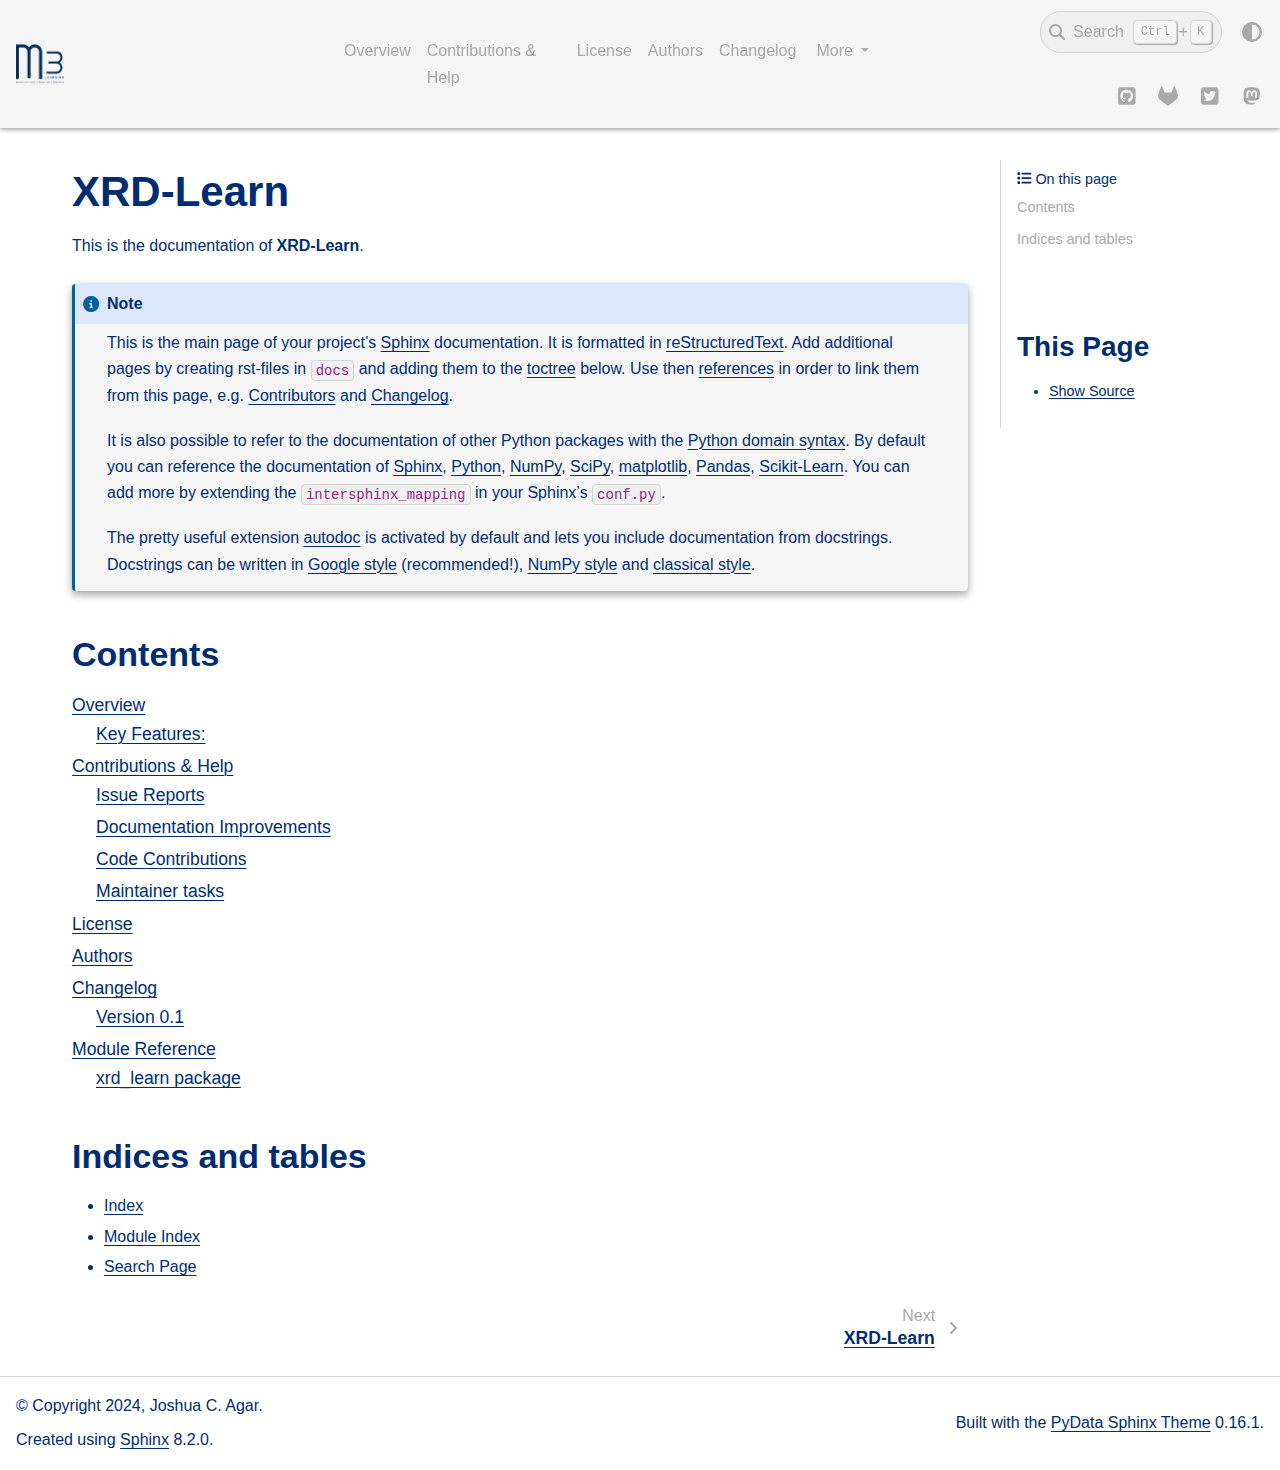
<file: index.html>
<!DOCTYPE html>


<html lang="en" data-content_root="./" >

  <head>
    <meta charset="utf-8" />
    <meta name="viewport" content="width=device-width, initial-scale=1.0" /><meta name="viewport" content="width=device-width, initial-scale=1" />

    <title>XRD-Learn &#8212; XRD-Learn 1.2.0 documentation</title>
  
  
  
  <script data-cfasync="false">
    document.documentElement.dataset.mode = localStorage.getItem("mode") || "";
    document.documentElement.dataset.theme = localStorage.getItem("theme") || "";
  </script>
  <!--
    this give us a css class that will be invisible only if js is disabled
  -->
  <noscript>
    <style>
      .pst-js-only { display: none !important; }

    </style>
  </noscript>
  
  <!-- Loaded before other Sphinx assets -->
  <link href="_static/styles/theme.css?digest=8878045cc6db502f8baf" rel="stylesheet" />
<link href="_static/styles/pydata-sphinx-theme.css?digest=8878045cc6db502f8baf" rel="stylesheet" />

    <link rel="stylesheet" type="text/css" href="_static/pygments.css?v=03e43079" />
    <link rel="stylesheet" type="text/css" href="_static/custom.css?v=19c47fc1" />
  
  <!-- So that users can add custom icons -->
  <script src="_static/scripts/fontawesome.js?digest=8878045cc6db502f8baf"></script>
  <!-- Pre-loaded scripts that we'll load fully later -->
  <link rel="preload" as="script" href="_static/scripts/bootstrap.js?digest=8878045cc6db502f8baf" />
<link rel="preload" as="script" href="_static/scripts/pydata-sphinx-theme.js?digest=8878045cc6db502f8baf" />

    <script src="_static/documentation_options.js?v=6efca38a"></script>
    <script src="_static/doctools.js?v=9bcbadda"></script>
    <script src="_static/sphinx_highlight.js?v=dc90522c"></script>
    <script>DOCUMENTATION_OPTIONS.pagename = 'index';</script>
    <link rel="index" title="Index" href="genindex.html" />
    <link rel="search" title="Search" href="search.html" />
    <link rel="next" title="XRD-Learn" href="readme.html" />
  <meta name="viewport" content="width=device-width, initial-scale=1"/>
  <meta name="docsearch:language" content="en"/>
  <meta name="docsearch:version" content="1.2.0" />
    <meta name="docbuild:last-update" content="Feb 19, 2025"/>
  </head>
  
  
  <body data-bs-spy="scroll" data-bs-target=".bd-toc-nav" data-offset="180" data-bs-root-margin="0px 0px -60%" data-default-mode="">

  
  
  <div id="pst-skip-link" class="skip-link d-print-none"><a href="#main-content">Skip to main content</a></div>
  
  <div id="pst-scroll-pixel-helper"></div>
  
  <button type="button" class="btn rounded-pill" id="pst-back-to-top">
    <i class="fa-solid fa-arrow-up"></i>Back to top</button>

  
  <dialog id="pst-search-dialog">
    
<form class="bd-search d-flex align-items-center"
      action="search.html"
      method="get">
  <i class="fa-solid fa-magnifying-glass"></i>
  <input type="search"
         class="form-control"
         name="q"
         placeholder="Search the docs ..."
         aria-label="Search the docs ..."
         autocomplete="off"
         autocorrect="off"
         autocapitalize="off"
         spellcheck="false"/>
  <span class="search-button__kbd-shortcut"><kbd class="kbd-shortcut__modifier">Ctrl</kbd>+<kbd>K</kbd></span>
</form>
  </dialog>

  <div class="pst-async-banner-revealer d-none">
  <aside id="bd-header-version-warning" class="d-none d-print-none" aria-label="Version warning"></aside>
</div>

  
    <header class="bd-header navbar navbar-expand-lg bd-navbar d-print-none">
<div class="bd-header__inner bd-page-width">
  <button class="pst-navbar-icon sidebar-toggle primary-toggle" aria-label="Site navigation">
    <span class="fa-solid fa-bars"></span>
  </button>
  
  
  <div class="col-lg-3 navbar-header-items__start">
    
      <div class="navbar-item">

  
    
  

<a class="navbar-brand logo" href="#">
  
  
  
  
  
    
    
      
    
    
    <img src="_static/Drexel_blue_Logo_square_Light.png" class="logo__image only-light" alt="XRD-Learn 1.2.0 documentation - Home"/>
    <img src="_static/Drexel_blue_Logo_square_Dark.png" class="logo__image only-dark pst-js-only" alt="XRD-Learn 1.2.0 documentation - Home"/>
  
  
</a></div>
    
  </div>
  
  <div class="col-lg-9 navbar-header-items">
    
    <div class="me-auto navbar-header-items__center">
      
        <div class="navbar-item">
<nav>
  <ul class="bd-navbar-elements navbar-nav">
    
<li class="nav-item ">
  <a class="nav-link nav-internal" href="readme.html">
    Overview
  </a>
</li>


<li class="nav-item ">
  <a class="nav-link nav-internal" href="contributing.html">
    Contributions & Help
  </a>
</li>


<li class="nav-item ">
  <a class="nav-link nav-internal" href="license.html">
    License
  </a>
</li>


<li class="nav-item ">
  <a class="nav-link nav-internal" href="authors.html">
    Authors
  </a>
</li>


<li class="nav-item ">
  <a class="nav-link nav-internal" href="changelog.html">
    Changelog
  </a>
</li>

            <li class="nav-item dropdown">
                <button class="btn dropdown-toggle nav-item" type="button"
                data-bs-toggle="dropdown" aria-expanded="false"
                aria-controls="pst-nav-more-links">
                    More
                </button>
                <ul id="pst-nav-more-links" class="dropdown-menu">
                    
<li class=" ">
  <a class="nav-link dropdown-item nav-internal" href="api/modules.html">
    Module Reference
  </a>
</li>

                </ul>
            </li>
            
  </ul>
</nav></div>
      
    </div>
    
    
    <div class="navbar-header-items__end">
      
        <div class="navbar-item navbar-persistent--container">
          

<button class="btn search-button-field search-button__button pst-js-only" title="Search" aria-label="Search" data-bs-placement="bottom" data-bs-toggle="tooltip">
 <i class="fa-solid fa-magnifying-glass"></i>
 <span class="search-button__default-text">Search</span>
 <span class="search-button__kbd-shortcut"><kbd class="kbd-shortcut__modifier">Ctrl</kbd>+<kbd class="kbd-shortcut__modifier">K</kbd></span>
</button>
        </div>
      
      
        <div class="navbar-item">

<button class="btn btn-sm nav-link pst-navbar-icon theme-switch-button pst-js-only" aria-label="Color mode" data-bs-title="Color mode"  data-bs-placement="bottom" data-bs-toggle="tooltip">
  <i class="theme-switch fa-solid fa-sun                fa-lg" data-mode="light" title="Light"></i>
  <i class="theme-switch fa-solid fa-moon               fa-lg" data-mode="dark"  title="Dark"></i>
  <i class="theme-switch fa-solid fa-circle-half-stroke fa-lg" data-mode="auto"  title="System Settings"></i>
</button></div>
      
        <div class="navbar-item"><ul class="navbar-icon-links"
    aria-label="Icon Links">
        <li class="nav-item">
          
          
          
          
          
          
          
          
          <a href="https://github.com/m3-learning/XRD-Learn.git" title="GitHub" class="nav-link pst-navbar-icon" rel="noopener" target="_blank" data-bs-toggle="tooltip" data-bs-placement="bottom"><i class="fab fa-github-square fa-lg" aria-hidden="true"></i>
            <span class="sr-only">GitHub</span></a>
        </li>
        <li class="nav-item">
          
          
          
          
          
          
          
          
          <a href="https://gitlab.com/<your-org>/<your-repo>" title="GitLab" class="nav-link pst-navbar-icon" rel="noopener" target="_blank" data-bs-toggle="tooltip" data-bs-placement="bottom"><i class="fab fa-gitlab fa-lg" aria-hidden="true"></i>
            <span class="sr-only">GitLab</span></a>
        </li>
        <li class="nav-item">
          
          
          
          
          
          
          
          
          <a href="https://twitter.com/<your-handle>" title="Twitter" class="nav-link pst-navbar-icon" rel="noopener" target="_blank" data-bs-toggle="tooltip" data-bs-placement="bottom"><i class="fab fa-twitter-square fa-lg" aria-hidden="true"></i>
            <span class="sr-only">Twitter</span></a>
        </li>
        <li class="nav-item">
          
          
          
          
          
          
          
          
          <a href="https://<your-host>@<your-handle>" title="Mastodon" class="nav-link pst-navbar-icon" rel="noopener" target="_blank" data-bs-toggle="tooltip" data-bs-placement="bottom"><i class="fab fa-mastodon fa-lg" aria-hidden="true"></i>
            <span class="sr-only">Mastodon</span></a>
        </li>
</ul></div>
      
    </div>
    
  </div>
  
  
    <div class="navbar-persistent--mobile">

<button class="btn search-button-field search-button__button pst-js-only" title="Search" aria-label="Search" data-bs-placement="bottom" data-bs-toggle="tooltip">
 <i class="fa-solid fa-magnifying-glass"></i>
 <span class="search-button__default-text">Search</span>
 <span class="search-button__kbd-shortcut"><kbd class="kbd-shortcut__modifier">Ctrl</kbd>+<kbd class="kbd-shortcut__modifier">K</kbd></span>
</button>
    </div>
  

  
    <button class="pst-navbar-icon sidebar-toggle secondary-toggle" aria-label="On this page">
      <span class="fa-solid fa-outdent"></span>
    </button>
  
</div>

    </header>
  

  <div class="bd-container">
    <div class="bd-container__inner bd-page-width">
      
      
      
        
      
      <dialog id="pst-primary-sidebar-modal"></dialog>
      <div id="pst-primary-sidebar" class="bd-sidebar-primary bd-sidebar hide-on-wide">
        

  
  <div class="sidebar-header-items sidebar-primary__section">
    
    
      <div class="sidebar-header-items__center">
        
          
          
            <div class="navbar-item">
<nav>
  <ul class="bd-navbar-elements navbar-nav">
    
<li class="nav-item ">
  <a class="nav-link nav-internal" href="readme.html">
    Overview
  </a>
</li>


<li class="nav-item ">
  <a class="nav-link nav-internal" href="contributing.html">
    Contributions & Help
  </a>
</li>


<li class="nav-item ">
  <a class="nav-link nav-internal" href="license.html">
    License
  </a>
</li>


<li class="nav-item ">
  <a class="nav-link nav-internal" href="authors.html">
    Authors
  </a>
</li>


<li class="nav-item ">
  <a class="nav-link nav-internal" href="changelog.html">
    Changelog
  </a>
</li>


<li class="nav-item ">
  <a class="nav-link nav-internal" href="api/modules.html">
    Module Reference
  </a>
</li>

  </ul>
</nav></div>
          
        
      </div>
    
    
    
      <div class="sidebar-header-items__end">
        
          <div class="navbar-item">

<button class="btn btn-sm nav-link pst-navbar-icon theme-switch-button pst-js-only" aria-label="Color mode" data-bs-title="Color mode"  data-bs-placement="bottom" data-bs-toggle="tooltip">
  <i class="theme-switch fa-solid fa-sun                fa-lg" data-mode="light" title="Light"></i>
  <i class="theme-switch fa-solid fa-moon               fa-lg" data-mode="dark"  title="Dark"></i>
  <i class="theme-switch fa-solid fa-circle-half-stroke fa-lg" data-mode="auto"  title="System Settings"></i>
</button></div>
        
          <div class="navbar-item"><ul class="navbar-icon-links"
    aria-label="Icon Links">
        <li class="nav-item">
          
          
          
          
          
          
          
          
          <a href="https://github.com/m3-learning/XRD-Learn.git" title="GitHub" class="nav-link pst-navbar-icon" rel="noopener" target="_blank" data-bs-toggle="tooltip" data-bs-placement="bottom"><i class="fab fa-github-square fa-lg" aria-hidden="true"></i>
            <span class="sr-only">GitHub</span></a>
        </li>
        <li class="nav-item">
          
          
          
          
          
          
          
          
          <a href="https://gitlab.com/<your-org>/<your-repo>" title="GitLab" class="nav-link pst-navbar-icon" rel="noopener" target="_blank" data-bs-toggle="tooltip" data-bs-placement="bottom"><i class="fab fa-gitlab fa-lg" aria-hidden="true"></i>
            <span class="sr-only">GitLab</span></a>
        </li>
        <li class="nav-item">
          
          
          
          
          
          
          
          
          <a href="https://twitter.com/<your-handle>" title="Twitter" class="nav-link pst-navbar-icon" rel="noopener" target="_blank" data-bs-toggle="tooltip" data-bs-placement="bottom"><i class="fab fa-twitter-square fa-lg" aria-hidden="true"></i>
            <span class="sr-only">Twitter</span></a>
        </li>
        <li class="nav-item">
          
          
          
          
          
          
          
          
          <a href="https://<your-host>@<your-handle>" title="Mastodon" class="nav-link pst-navbar-icon" rel="noopener" target="_blank" data-bs-toggle="tooltip" data-bs-placement="bottom"><i class="fab fa-mastodon fa-lg" aria-hidden="true"></i>
            <span class="sr-only">Mastodon</span></a>
        </li>
</ul></div>
        
      </div>
    
  </div>
  
  
  <div class="sidebar-primary-items__end sidebar-primary__section">
      <div class="sidebar-primary-item">
<div id="ethical-ad-placement"
      class="flat"
      data-ea-publisher="readthedocs"
      data-ea-type="readthedocs-sidebar"
      data-ea-manual="true">
</div></div>
  </div>


      </div>
      
      <main id="main-content" class="bd-main" role="main">
        
        
          <div class="bd-content">
            <div class="bd-article-container">
              
              <div class="bd-header-article d-print-none"></div>
              
              
              
                
<div id="searchbox"></div>
                <article class="bd-article">
                  
  <section id="xrd-learn">
<h1>XRD-Learn<a class="headerlink" href="#xrd-learn" title="Link to this heading">#</a></h1>
<p>This is the documentation of <strong>XRD-Learn</strong>.</p>
<div class="admonition note">
<p class="admonition-title">Note</p>
<p>This is the main page of your project’s <a class="reference external" href="https://www.sphinx-doc.org/">Sphinx</a> documentation.
It is formatted in <a class="reference external" href="https://www.sphinx-doc.org/en/master/usage/restructuredtext/basics.html">reStructuredText</a>. Add additional pages
by creating rst-files in <code class="docutils literal notranslate"><span class="pre">docs</span></code> and adding them to the <a class="reference external" href="https://www.sphinx-doc.org/en/master/usage/restructuredtext/directives.html">toctree</a> below.
Use then <a class="reference external" href="https://www.sphinx-doc.org/en/stable/markup/inline.html">references</a> in order to link them from this page, e.g.
<a class="reference internal" href="authors.html#authors"><span class="std std-ref">Contributors</span></a> and <a class="reference internal" href="changelog.html#changes"><span class="std std-ref">Changelog</span></a>.</p>
<p>It is also possible to refer to the documentation of other Python packages
with the <a class="reference external" href="https://www.sphinx-doc.org/en/master/usage/restructuredtext/domains.html#the-python-domain">Python domain syntax</a>. By default you can reference the
documentation of <a class="reference external" href="https://www.sphinx-doc.org/">Sphinx</a>, <a class="reference external" href="https://docs.python.org/">Python</a>, <a class="reference external" href="https://numpy.org/doc/stable">NumPy</a>, <a class="reference external" href="https://docs.scipy.org/doc/scipy/reference/">SciPy</a>, <a class="reference external" href="https://matplotlib.org/contents.html#">matplotlib</a>,
<a class="reference external" href="https://pandas.pydata.org/pandas-docs/stable">Pandas</a>, <a class="reference external" href="https://scikit-learn.org/stable">Scikit-Learn</a>. You can add more by extending the
<code class="docutils literal notranslate"><span class="pre">intersphinx_mapping</span></code> in your Sphinx’s <code class="docutils literal notranslate"><span class="pre">conf.py</span></code>.</p>
<p>The pretty useful extension <a class="reference external" href="https://www.sphinx-doc.org/en/master/ext/autodoc.html">autodoc</a> is activated by default and lets
you include documentation from docstrings. Docstrings can be written in
<a class="reference external" href="https://google.github.io/styleguide/pyguide.html#38-comments-and-docstrings">Google style</a> (recommended!), <a class="reference external" href="https://numpydoc.readthedocs.io/en/latest/format.html">NumPy style</a> and <a class="reference external" href="https://www.sphinx-doc.org/en/master/domains.html#info-field-lists">classical style</a>.</p>
</div>
<section id="contents">
<h2>Contents<a class="headerlink" href="#contents" title="Link to this heading">#</a></h2>
<div class="toctree-wrapper compound">
<ul>
<li class="toctree-l1"><a class="reference internal" href="readme.html">Overview</a><ul>
<li class="toctree-l2"><a class="reference internal" href="readme.html#key-features">Key Features:</a></li>
</ul>
</li>
<li class="toctree-l1"><a class="reference internal" href="contributing.html">Contributions &amp; Help</a><ul>
<li class="toctree-l2"><a class="reference internal" href="contributing.html#issue-reports">Issue Reports</a></li>
<li class="toctree-l2"><a class="reference internal" href="contributing.html#documentation-improvements">Documentation Improvements</a></li>
<li class="toctree-l2"><a class="reference internal" href="contributing.html#code-contributions">Code Contributions</a></li>
<li class="toctree-l2"><a class="reference internal" href="contributing.html#maintainer-tasks">Maintainer tasks</a></li>
</ul>
</li>
<li class="toctree-l1"><a class="reference internal" href="license.html">License</a></li>
<li class="toctree-l1"><a class="reference internal" href="authors.html">Authors</a></li>
<li class="toctree-l1"><a class="reference internal" href="changelog.html">Changelog</a><ul>
<li class="toctree-l2"><a class="reference internal" href="changelog.html#version-0-1">Version 0.1</a></li>
</ul>
</li>
<li class="toctree-l1"><a class="reference internal" href="api/modules.html">Module Reference</a><ul>
<li class="toctree-l2"><a class="reference internal" href="api/xrd_learn.html">xrd_learn package</a></li>
</ul>
</li>
</ul>
</div>
</section>
<section id="indices-and-tables">
<h2>Indices and tables<a class="headerlink" href="#indices-and-tables" title="Link to this heading">#</a></h2>
<ul class="simple">
<li><p><a class="reference internal" href="genindex.html"><span class="std std-ref">Index</span></a></p></li>
<li><p><a class="reference internal" href="py-modindex.html"><span class="std std-ref">Module Index</span></a></p></li>
<li><p><a class="reference internal" href="search.html"><span class="std std-ref">Search Page</span></a></p></li>
</ul>
</section>
</section>


                </article>
              
              
              
              
              
                <footer class="prev-next-footer d-print-none">
                  
<div class="prev-next-area">
    <a class="right-next"
       href="readme.html"
       title="next page">
      <div class="prev-next-info">
        <p class="prev-next-subtitle">next</p>
        <p class="prev-next-title">XRD-Learn</p>
      </div>
      <i class="fa-solid fa-angle-right"></i>
    </a>
</div>
                </footer>
              
            </div>
            
            
              
                <dialog id="pst-secondary-sidebar-modal"></dialog>
                <div id="pst-secondary-sidebar" class="bd-sidebar-secondary bd-toc"><div class="sidebar-secondary-items sidebar-secondary__inner">


  <div class="sidebar-secondary-item">
<div
    id="pst-page-navigation-heading-2"
    class="page-toc tocsection onthispage">
    <i class="fa-solid fa-list"></i> On this page
  </div>
  <nav class="bd-toc-nav page-toc" aria-labelledby="pst-page-navigation-heading-2">
    <ul class="visible nav section-nav flex-column">
<li class="toc-h2 nav-item toc-entry"><a class="reference internal nav-link" href="#contents">Contents</a></li>
<li class="toc-h2 nav-item toc-entry"><a class="reference internal nav-link" href="#indices-and-tables">Indices and tables</a></li>
</ul>
  </nav></div>

  <div class="sidebar-secondary-item">
  <div role="note" aria-label="source link">
    <h3>This Page</h3>
    <ul class="this-page-menu">
      <li><a href="_sources/index.rst.txt"
            rel="nofollow">Show Source</a></li>
    </ul>
   </div></div>

</div></div>
              
            
          </div>
          <footer class="bd-footer-content">
            
          </footer>
        
      </main>
    </div>
  </div>
  
  <!-- Scripts loaded after <body> so the DOM is not blocked -->
  <script defer src="_static/scripts/bootstrap.js?digest=8878045cc6db502f8baf"></script>
<script defer src="_static/scripts/pydata-sphinx-theme.js?digest=8878045cc6db502f8baf"></script>

  <footer class="bd-footer">
<div class="bd-footer__inner bd-page-width">
  
    <div class="footer-items__start">
      
        <div class="footer-item">

  <p class="copyright">
    
      © Copyright 2024, Joshua C. Agar.
      <br/>
    
  </p>
</div>
      
        <div class="footer-item">

  <p class="sphinx-version">
    Created using <a href="https://www.sphinx-doc.org/">Sphinx</a> 8.2.0.
    <br/>
  </p>
</div>
      
    </div>
  
  
  
    <div class="footer-items__end">
      
        <div class="footer-item">
<p class="theme-version">
  <!-- # L10n: Setting the PST URL as an argument as this does not need to be localized -->
  Built with the <a href="https://pydata-sphinx-theme.readthedocs.io/en/stable/index.html">PyData Sphinx Theme</a> 0.16.1.
</p></div>
      
    </div>
  
</div>

  </footer>
  </body>
</html>
</file>
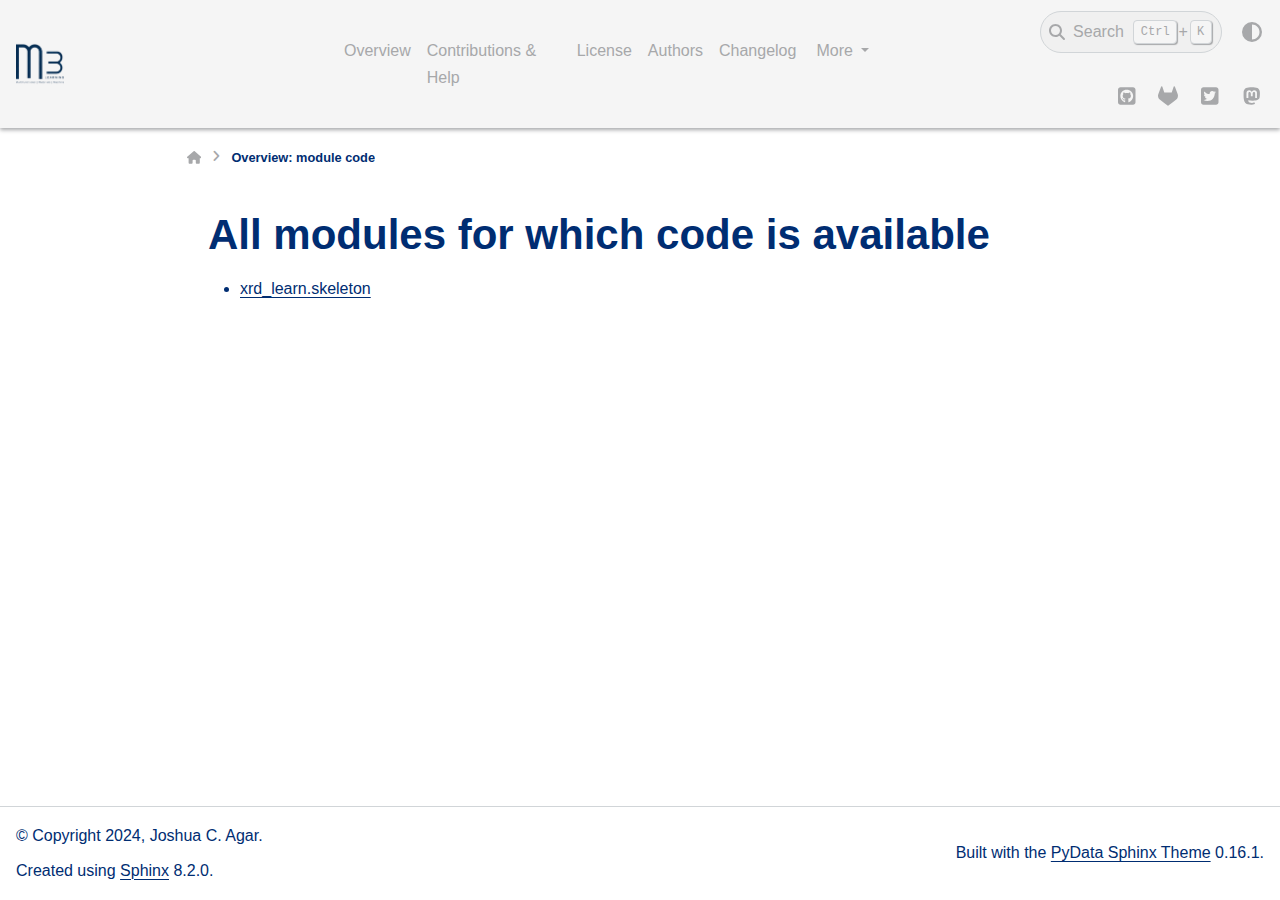
<file: _modules/index.html>
<!DOCTYPE html>


<html lang="en" data-content_root="../" >

  <head>
    <meta charset="utf-8" />
    <meta name="viewport" content="width=device-width, initial-scale=1.0" />
    <title>Overview: module code &#8212; XRD-Learn 1.2.0 documentation</title>
  
  
  
  <script data-cfasync="false">
    document.documentElement.dataset.mode = localStorage.getItem("mode") || "";
    document.documentElement.dataset.theme = localStorage.getItem("theme") || "";
  </script>
  <!--
    this give us a css class that will be invisible only if js is disabled
  -->
  <noscript>
    <style>
      .pst-js-only { display: none !important; }

    </style>
  </noscript>
  
  <!-- Loaded before other Sphinx assets -->
  <link href="../_static/styles/theme.css?digest=8878045cc6db502f8baf" rel="stylesheet" />
<link href="../_static/styles/pydata-sphinx-theme.css?digest=8878045cc6db502f8baf" rel="stylesheet" />

    <link rel="stylesheet" type="text/css" href="../_static/pygments.css?v=03e43079" />
    <link rel="stylesheet" type="text/css" href="../_static/custom.css?v=19c47fc1" />
  
  <!-- So that users can add custom icons -->
  <script src="../_static/scripts/fontawesome.js?digest=8878045cc6db502f8baf"></script>
  <!-- Pre-loaded scripts that we'll load fully later -->
  <link rel="preload" as="script" href="../_static/scripts/bootstrap.js?digest=8878045cc6db502f8baf" />
<link rel="preload" as="script" href="../_static/scripts/pydata-sphinx-theme.js?digest=8878045cc6db502f8baf" />

    <script src="../_static/documentation_options.js?v=6efca38a"></script>
    <script src="../_static/doctools.js?v=9bcbadda"></script>
    <script src="../_static/sphinx_highlight.js?v=dc90522c"></script>
    <script>DOCUMENTATION_OPTIONS.pagename = '_modules/index';</script>
    <link rel="index" title="Index" href="../genindex.html" />
    <link rel="search" title="Search" href="../search.html" />
  <meta name="viewport" content="width=device-width, initial-scale=1"/>
  <meta name="docsearch:language" content="en"/>
  <meta name="docsearch:version" content="1.2.0" />
    <meta name="docbuild:last-update" content="Feb 19, 2025"/>
  </head>
  
  
  <body data-bs-spy="scroll" data-bs-target=".bd-toc-nav" data-offset="180" data-bs-root-margin="0px 0px -60%" data-default-mode="">

  
  
  <div id="pst-skip-link" class="skip-link d-print-none"><a href="#main-content">Skip to main content</a></div>
  
  <div id="pst-scroll-pixel-helper"></div>
  
  <button type="button" class="btn rounded-pill" id="pst-back-to-top">
    <i class="fa-solid fa-arrow-up"></i>Back to top</button>

  
  <dialog id="pst-search-dialog">
    
<form class="bd-search d-flex align-items-center"
      action="../search.html"
      method="get">
  <i class="fa-solid fa-magnifying-glass"></i>
  <input type="search"
         class="form-control"
         name="q"
         placeholder="Search the docs ..."
         aria-label="Search the docs ..."
         autocomplete="off"
         autocorrect="off"
         autocapitalize="off"
         spellcheck="false"/>
  <span class="search-button__kbd-shortcut"><kbd class="kbd-shortcut__modifier">Ctrl</kbd>+<kbd>K</kbd></span>
</form>
  </dialog>

  <div class="pst-async-banner-revealer d-none">
  <aside id="bd-header-version-warning" class="d-none d-print-none" aria-label="Version warning"></aside>
</div>

  
    <header class="bd-header navbar navbar-expand-lg bd-navbar d-print-none">
<div class="bd-header__inner bd-page-width">
  <button class="pst-navbar-icon sidebar-toggle primary-toggle" aria-label="Site navigation">
    <span class="fa-solid fa-bars"></span>
  </button>
  
  
  <div class="col-lg-3 navbar-header-items__start">
    
      <div class="navbar-item">

  
    
  

<a class="navbar-brand logo" href="../index.html">
  
  
  
  
  
    
    
      
    
    
    <img src="../_static/Drexel_blue_Logo_square_Light.png" class="logo__image only-light" alt="XRD-Learn 1.2.0 documentation - Home"/>
    <img src="../_static/Drexel_blue_Logo_square_Dark.png" class="logo__image only-dark pst-js-only" alt="XRD-Learn 1.2.0 documentation - Home"/>
  
  
</a></div>
    
  </div>
  
  <div class="col-lg-9 navbar-header-items">
    
    <div class="me-auto navbar-header-items__center">
      
        <div class="navbar-item">
<nav>
  <ul class="bd-navbar-elements navbar-nav">
    
<li class="nav-item ">
  <a class="nav-link nav-internal" href="../readme.html">
    Overview
  </a>
</li>


<li class="nav-item ">
  <a class="nav-link nav-internal" href="../contributing.html">
    Contributions & Help
  </a>
</li>


<li class="nav-item ">
  <a class="nav-link nav-internal" href="../license.html">
    License
  </a>
</li>


<li class="nav-item ">
  <a class="nav-link nav-internal" href="../authors.html">
    Authors
  </a>
</li>


<li class="nav-item ">
  <a class="nav-link nav-internal" href="../changelog.html">
    Changelog
  </a>
</li>

            <li class="nav-item dropdown">
                <button class="btn dropdown-toggle nav-item" type="button"
                data-bs-toggle="dropdown" aria-expanded="false"
                aria-controls="pst-nav-more-links">
                    More
                </button>
                <ul id="pst-nav-more-links" class="dropdown-menu">
                    
<li class=" ">
  <a class="nav-link dropdown-item nav-internal" href="../api/modules.html">
    Module Reference
  </a>
</li>

                </ul>
            </li>
            
  </ul>
</nav></div>
      
    </div>
    
    
    <div class="navbar-header-items__end">
      
        <div class="navbar-item navbar-persistent--container">
          

<button class="btn search-button-field search-button__button pst-js-only" title="Search" aria-label="Search" data-bs-placement="bottom" data-bs-toggle="tooltip">
 <i class="fa-solid fa-magnifying-glass"></i>
 <span class="search-button__default-text">Search</span>
 <span class="search-button__kbd-shortcut"><kbd class="kbd-shortcut__modifier">Ctrl</kbd>+<kbd class="kbd-shortcut__modifier">K</kbd></span>
</button>
        </div>
      
      
        <div class="navbar-item">

<button class="btn btn-sm nav-link pst-navbar-icon theme-switch-button pst-js-only" aria-label="Color mode" data-bs-title="Color mode"  data-bs-placement="bottom" data-bs-toggle="tooltip">
  <i class="theme-switch fa-solid fa-sun                fa-lg" data-mode="light" title="Light"></i>
  <i class="theme-switch fa-solid fa-moon               fa-lg" data-mode="dark"  title="Dark"></i>
  <i class="theme-switch fa-solid fa-circle-half-stroke fa-lg" data-mode="auto"  title="System Settings"></i>
</button></div>
      
        <div class="navbar-item"><ul class="navbar-icon-links"
    aria-label="Icon Links">
        <li class="nav-item">
          
          
          
          
          
          
          
          
          <a href="https://github.com/m3-learning/XRD-Learn.git" title="GitHub" class="nav-link pst-navbar-icon" rel="noopener" target="_blank" data-bs-toggle="tooltip" data-bs-placement="bottom"><i class="fab fa-github-square fa-lg" aria-hidden="true"></i>
            <span class="sr-only">GitHub</span></a>
        </li>
        <li class="nav-item">
          
          
          
          
          
          
          
          
          <a href="https://gitlab.com/<your-org>/<your-repo>" title="GitLab" class="nav-link pst-navbar-icon" rel="noopener" target="_blank" data-bs-toggle="tooltip" data-bs-placement="bottom"><i class="fab fa-gitlab fa-lg" aria-hidden="true"></i>
            <span class="sr-only">GitLab</span></a>
        </li>
        <li class="nav-item">
          
          
          
          
          
          
          
          
          <a href="https://twitter.com/<your-handle>" title="Twitter" class="nav-link pst-navbar-icon" rel="noopener" target="_blank" data-bs-toggle="tooltip" data-bs-placement="bottom"><i class="fab fa-twitter-square fa-lg" aria-hidden="true"></i>
            <span class="sr-only">Twitter</span></a>
        </li>
        <li class="nav-item">
          
          
          
          
          
          
          
          
          <a href="https://<your-host>@<your-handle>" title="Mastodon" class="nav-link pst-navbar-icon" rel="noopener" target="_blank" data-bs-toggle="tooltip" data-bs-placement="bottom"><i class="fab fa-mastodon fa-lg" aria-hidden="true"></i>
            <span class="sr-only">Mastodon</span></a>
        </li>
</ul></div>
      
    </div>
    
  </div>
  
  
    <div class="navbar-persistent--mobile">

<button class="btn search-button-field search-button__button pst-js-only" title="Search" aria-label="Search" data-bs-placement="bottom" data-bs-toggle="tooltip">
 <i class="fa-solid fa-magnifying-glass"></i>
 <span class="search-button__default-text">Search</span>
 <span class="search-button__kbd-shortcut"><kbd class="kbd-shortcut__modifier">Ctrl</kbd>+<kbd class="kbd-shortcut__modifier">K</kbd></span>
</button>
    </div>
  

  
</div>

    </header>
  

  <div class="bd-container">
    <div class="bd-container__inner bd-page-width">
      
      
      
        
      
      <dialog id="pst-primary-sidebar-modal"></dialog>
      <div id="pst-primary-sidebar" class="bd-sidebar-primary bd-sidebar hide-on-wide">
        

  
  <div class="sidebar-header-items sidebar-primary__section">
    
    
      <div class="sidebar-header-items__center">
        
          
          
            <div class="navbar-item">
<nav>
  <ul class="bd-navbar-elements navbar-nav">
    
<li class="nav-item ">
  <a class="nav-link nav-internal" href="../readme.html">
    Overview
  </a>
</li>


<li class="nav-item ">
  <a class="nav-link nav-internal" href="../contributing.html">
    Contributions & Help
  </a>
</li>


<li class="nav-item ">
  <a class="nav-link nav-internal" href="../license.html">
    License
  </a>
</li>


<li class="nav-item ">
  <a class="nav-link nav-internal" href="../authors.html">
    Authors
  </a>
</li>


<li class="nav-item ">
  <a class="nav-link nav-internal" href="../changelog.html">
    Changelog
  </a>
</li>


<li class="nav-item ">
  <a class="nav-link nav-internal" href="../api/modules.html">
    Module Reference
  </a>
</li>

  </ul>
</nav></div>
          
        
      </div>
    
    
    
      <div class="sidebar-header-items__end">
        
          <div class="navbar-item">

<button class="btn btn-sm nav-link pst-navbar-icon theme-switch-button pst-js-only" aria-label="Color mode" data-bs-title="Color mode"  data-bs-placement="bottom" data-bs-toggle="tooltip">
  <i class="theme-switch fa-solid fa-sun                fa-lg" data-mode="light" title="Light"></i>
  <i class="theme-switch fa-solid fa-moon               fa-lg" data-mode="dark"  title="Dark"></i>
  <i class="theme-switch fa-solid fa-circle-half-stroke fa-lg" data-mode="auto"  title="System Settings"></i>
</button></div>
        
          <div class="navbar-item"><ul class="navbar-icon-links"
    aria-label="Icon Links">
        <li class="nav-item">
          
          
          
          
          
          
          
          
          <a href="https://github.com/m3-learning/XRD-Learn.git" title="GitHub" class="nav-link pst-navbar-icon" rel="noopener" target="_blank" data-bs-toggle="tooltip" data-bs-placement="bottom"><i class="fab fa-github-square fa-lg" aria-hidden="true"></i>
            <span class="sr-only">GitHub</span></a>
        </li>
        <li class="nav-item">
          
          
          
          
          
          
          
          
          <a href="https://gitlab.com/<your-org>/<your-repo>" title="GitLab" class="nav-link pst-navbar-icon" rel="noopener" target="_blank" data-bs-toggle="tooltip" data-bs-placement="bottom"><i class="fab fa-gitlab fa-lg" aria-hidden="true"></i>
            <span class="sr-only">GitLab</span></a>
        </li>
        <li class="nav-item">
          
          
          
          
          
          
          
          
          <a href="https://twitter.com/<your-handle>" title="Twitter" class="nav-link pst-navbar-icon" rel="noopener" target="_blank" data-bs-toggle="tooltip" data-bs-placement="bottom"><i class="fab fa-twitter-square fa-lg" aria-hidden="true"></i>
            <span class="sr-only">Twitter</span></a>
        </li>
        <li class="nav-item">
          
          
          
          
          
          
          
          
          <a href="https://<your-host>@<your-handle>" title="Mastodon" class="nav-link pst-navbar-icon" rel="noopener" target="_blank" data-bs-toggle="tooltip" data-bs-placement="bottom"><i class="fab fa-mastodon fa-lg" aria-hidden="true"></i>
            <span class="sr-only">Mastodon</span></a>
        </li>
</ul></div>
        
      </div>
    
  </div>
  
  
  <div class="sidebar-primary-items__end sidebar-primary__section">
      <div class="sidebar-primary-item">
<div id="ethical-ad-placement"
      class="flat"
      data-ea-publisher="readthedocs"
      data-ea-type="readthedocs-sidebar"
      data-ea-manual="true">
</div></div>
  </div>


      </div>
      
      <main id="main-content" class="bd-main" role="main">
        
        
          <div class="bd-content">
            <div class="bd-article-container">
              
              <div class="bd-header-article d-print-none">
<div class="header-article-items header-article__inner">
  
    <div class="header-article-items__start">
      
        <div class="header-article-item">

<nav aria-label="Breadcrumb" class="d-print-none">
  <ul class="bd-breadcrumbs">
    
    <li class="breadcrumb-item breadcrumb-home">
      <a href="../index.html" class="nav-link" aria-label="Home">
        <i class="fa-solid fa-home"></i>
      </a>
    </li>
    <li class="breadcrumb-item active" aria-current="page"><span class="ellipsis">Overview: module code</span></li>
  </ul>
</nav>
</div>
      
    </div>
  
  
</div>
</div>
              
              
              
                
<div id="searchbox"></div>
                <article class="bd-article">
                  
  <h1>All modules for which code is available</h1>
<ul><li><a href="xrd_learn/skeleton.html">xrd_learn.skeleton</a></li>
</ul>

                </article>
              
              
              
              
              
                <footer class="prev-next-footer d-print-none">
                  
<div class="prev-next-area">
</div>
                </footer>
              
            </div>
            
            
              
            
          </div>
          <footer class="bd-footer-content">
            
          </footer>
        
      </main>
    </div>
  </div>
  
  <!-- Scripts loaded after <body> so the DOM is not blocked -->
  <script defer src="../_static/scripts/bootstrap.js?digest=8878045cc6db502f8baf"></script>
<script defer src="../_static/scripts/pydata-sphinx-theme.js?digest=8878045cc6db502f8baf"></script>

  <footer class="bd-footer">
<div class="bd-footer__inner bd-page-width">
  
    <div class="footer-items__start">
      
        <div class="footer-item">

  <p class="copyright">
    
      © Copyright 2024, Joshua C. Agar.
      <br/>
    
  </p>
</div>
      
        <div class="footer-item">

  <p class="sphinx-version">
    Created using <a href="https://www.sphinx-doc.org/">Sphinx</a> 8.2.0.
    <br/>
  </p>
</div>
      
    </div>
  
  
  
    <div class="footer-items__end">
      
        <div class="footer-item">
<p class="theme-version">
  <!-- # L10n: Setting the PST URL as an argument as this does not need to be localized -->
  Built with the <a href="https://pydata-sphinx-theme.readthedocs.io/en/stable/index.html">PyData Sphinx Theme</a> 0.16.1.
</p></div>
      
    </div>
  
</div>

  </footer>
  </body>
</html>
</file>
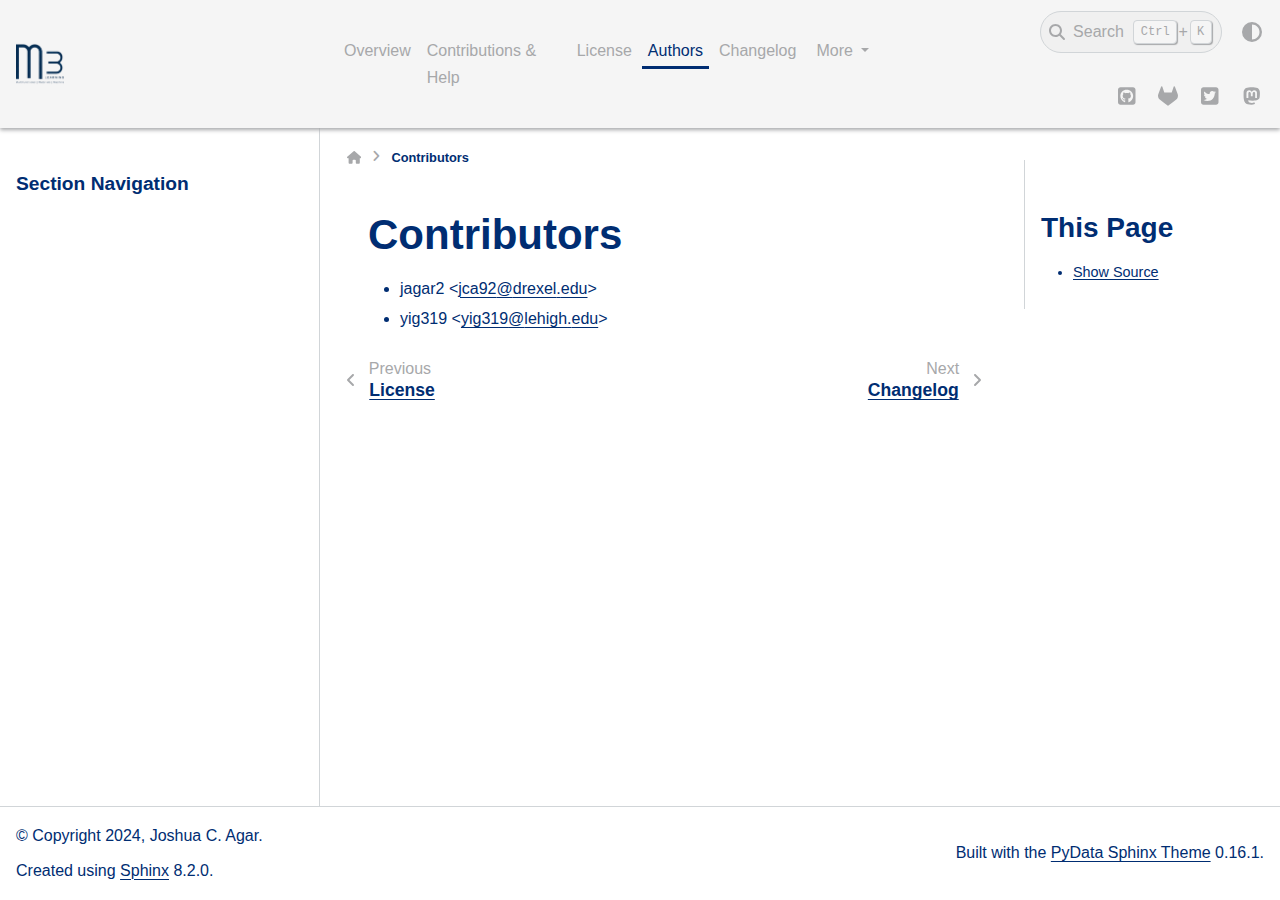
<file: authors.html>
<!DOCTYPE html>


<html lang="en" data-content_root="./" >

  <head>
    <meta charset="utf-8" />
    <meta name="viewport" content="width=device-width, initial-scale=1.0" /><meta name="viewport" content="width=device-width, initial-scale=1" />

    <title>Contributors &#8212; XRD-Learn 1.2.0 documentation</title>
  
  
  
  <script data-cfasync="false">
    document.documentElement.dataset.mode = localStorage.getItem("mode") || "";
    document.documentElement.dataset.theme = localStorage.getItem("theme") || "";
  </script>
  <!--
    this give us a css class that will be invisible only if js is disabled
  -->
  <noscript>
    <style>
      .pst-js-only { display: none !important; }

    </style>
  </noscript>
  
  <!-- Loaded before other Sphinx assets -->
  <link href="_static/styles/theme.css?digest=8878045cc6db502f8baf" rel="stylesheet" />
<link href="_static/styles/pydata-sphinx-theme.css?digest=8878045cc6db502f8baf" rel="stylesheet" />

    <link rel="stylesheet" type="text/css" href="_static/pygments.css?v=03e43079" />
    <link rel="stylesheet" type="text/css" href="_static/custom.css?v=19c47fc1" />
  
  <!-- So that users can add custom icons -->
  <script src="_static/scripts/fontawesome.js?digest=8878045cc6db502f8baf"></script>
  <!-- Pre-loaded scripts that we'll load fully later -->
  <link rel="preload" as="script" href="_static/scripts/bootstrap.js?digest=8878045cc6db502f8baf" />
<link rel="preload" as="script" href="_static/scripts/pydata-sphinx-theme.js?digest=8878045cc6db502f8baf" />

    <script src="_static/documentation_options.js?v=6efca38a"></script>
    <script src="_static/doctools.js?v=9bcbadda"></script>
    <script src="_static/sphinx_highlight.js?v=dc90522c"></script>
    <script>DOCUMENTATION_OPTIONS.pagename = 'authors';</script>
    <link rel="index" title="Index" href="genindex.html" />
    <link rel="search" title="Search" href="search.html" />
    <link rel="next" title="Changelog" href="changelog.html" />
    <link rel="prev" title="License" href="license.html" />
  <meta name="viewport" content="width=device-width, initial-scale=1"/>
  <meta name="docsearch:language" content="en"/>
  <meta name="docsearch:version" content="1.2.0" />
    <meta name="docbuild:last-update" content="Feb 19, 2025"/>
  </head>
  
  
  <body data-bs-spy="scroll" data-bs-target=".bd-toc-nav" data-offset="180" data-bs-root-margin="0px 0px -60%" data-default-mode="">

  
  
  <div id="pst-skip-link" class="skip-link d-print-none"><a href="#main-content">Skip to main content</a></div>
  
  <div id="pst-scroll-pixel-helper"></div>
  
  <button type="button" class="btn rounded-pill" id="pst-back-to-top">
    <i class="fa-solid fa-arrow-up"></i>Back to top</button>

  
  <dialog id="pst-search-dialog">
    
<form class="bd-search d-flex align-items-center"
      action="search.html"
      method="get">
  <i class="fa-solid fa-magnifying-glass"></i>
  <input type="search"
         class="form-control"
         name="q"
         placeholder="Search the docs ..."
         aria-label="Search the docs ..."
         autocomplete="off"
         autocorrect="off"
         autocapitalize="off"
         spellcheck="false"/>
  <span class="search-button__kbd-shortcut"><kbd class="kbd-shortcut__modifier">Ctrl</kbd>+<kbd>K</kbd></span>
</form>
  </dialog>

  <div class="pst-async-banner-revealer d-none">
  <aside id="bd-header-version-warning" class="d-none d-print-none" aria-label="Version warning"></aside>
</div>

  
    <header class="bd-header navbar navbar-expand-lg bd-navbar d-print-none">
<div class="bd-header__inner bd-page-width">
  <button class="pst-navbar-icon sidebar-toggle primary-toggle" aria-label="Site navigation">
    <span class="fa-solid fa-bars"></span>
  </button>
  
  
  <div class="col-lg-3 navbar-header-items__start">
    
      <div class="navbar-item">

  
    
  

<a class="navbar-brand logo" href="index.html">
  
  
  
  
  
    
    
      
    
    
    <img src="_static/Drexel_blue_Logo_square_Light.png" class="logo__image only-light" alt="XRD-Learn 1.2.0 documentation - Home"/>
    <img src="_static/Drexel_blue_Logo_square_Dark.png" class="logo__image only-dark pst-js-only" alt="XRD-Learn 1.2.0 documentation - Home"/>
  
  
</a></div>
    
  </div>
  
  <div class="col-lg-9 navbar-header-items">
    
    <div class="me-auto navbar-header-items__center">
      
        <div class="navbar-item">
<nav>
  <ul class="bd-navbar-elements navbar-nav">
    
<li class="nav-item ">
  <a class="nav-link nav-internal" href="readme.html">
    Overview
  </a>
</li>


<li class="nav-item ">
  <a class="nav-link nav-internal" href="contributing.html">
    Contributions & Help
  </a>
</li>


<li class="nav-item ">
  <a class="nav-link nav-internal" href="license.html">
    License
  </a>
</li>


<li class="nav-item current active">
  <a class="nav-link nav-internal" href="#">
    Authors
  </a>
</li>


<li class="nav-item ">
  <a class="nav-link nav-internal" href="changelog.html">
    Changelog
  </a>
</li>

            <li class="nav-item dropdown">
                <button class="btn dropdown-toggle nav-item" type="button"
                data-bs-toggle="dropdown" aria-expanded="false"
                aria-controls="pst-nav-more-links">
                    More
                </button>
                <ul id="pst-nav-more-links" class="dropdown-menu">
                    
<li class=" ">
  <a class="nav-link dropdown-item nav-internal" href="api/modules.html">
    Module Reference
  </a>
</li>

                </ul>
            </li>
            
  </ul>
</nav></div>
      
    </div>
    
    
    <div class="navbar-header-items__end">
      
        <div class="navbar-item navbar-persistent--container">
          

<button class="btn search-button-field search-button__button pst-js-only" title="Search" aria-label="Search" data-bs-placement="bottom" data-bs-toggle="tooltip">
 <i class="fa-solid fa-magnifying-glass"></i>
 <span class="search-button__default-text">Search</span>
 <span class="search-button__kbd-shortcut"><kbd class="kbd-shortcut__modifier">Ctrl</kbd>+<kbd class="kbd-shortcut__modifier">K</kbd></span>
</button>
        </div>
      
      
        <div class="navbar-item">

<button class="btn btn-sm nav-link pst-navbar-icon theme-switch-button pst-js-only" aria-label="Color mode" data-bs-title="Color mode"  data-bs-placement="bottom" data-bs-toggle="tooltip">
  <i class="theme-switch fa-solid fa-sun                fa-lg" data-mode="light" title="Light"></i>
  <i class="theme-switch fa-solid fa-moon               fa-lg" data-mode="dark"  title="Dark"></i>
  <i class="theme-switch fa-solid fa-circle-half-stroke fa-lg" data-mode="auto"  title="System Settings"></i>
</button></div>
      
        <div class="navbar-item"><ul class="navbar-icon-links"
    aria-label="Icon Links">
        <li class="nav-item">
          
          
          
          
          
          
          
          
          <a href="https://github.com/m3-learning/XRD-Learn.git" title="GitHub" class="nav-link pst-navbar-icon" rel="noopener" target="_blank" data-bs-toggle="tooltip" data-bs-placement="bottom"><i class="fab fa-github-square fa-lg" aria-hidden="true"></i>
            <span class="sr-only">GitHub</span></a>
        </li>
        <li class="nav-item">
          
          
          
          
          
          
          
          
          <a href="https://gitlab.com/<your-org>/<your-repo>" title="GitLab" class="nav-link pst-navbar-icon" rel="noopener" target="_blank" data-bs-toggle="tooltip" data-bs-placement="bottom"><i class="fab fa-gitlab fa-lg" aria-hidden="true"></i>
            <span class="sr-only">GitLab</span></a>
        </li>
        <li class="nav-item">
          
          
          
          
          
          
          
          
          <a href="https://twitter.com/<your-handle>" title="Twitter" class="nav-link pst-navbar-icon" rel="noopener" target="_blank" data-bs-toggle="tooltip" data-bs-placement="bottom"><i class="fab fa-twitter-square fa-lg" aria-hidden="true"></i>
            <span class="sr-only">Twitter</span></a>
        </li>
        <li class="nav-item">
          
          
          
          
          
          
          
          
          <a href="https://<your-host>@<your-handle>" title="Mastodon" class="nav-link pst-navbar-icon" rel="noopener" target="_blank" data-bs-toggle="tooltip" data-bs-placement="bottom"><i class="fab fa-mastodon fa-lg" aria-hidden="true"></i>
            <span class="sr-only">Mastodon</span></a>
        </li>
</ul></div>
      
    </div>
    
  </div>
  
  
    <div class="navbar-persistent--mobile">

<button class="btn search-button-field search-button__button pst-js-only" title="Search" aria-label="Search" data-bs-placement="bottom" data-bs-toggle="tooltip">
 <i class="fa-solid fa-magnifying-glass"></i>
 <span class="search-button__default-text">Search</span>
 <span class="search-button__kbd-shortcut"><kbd class="kbd-shortcut__modifier">Ctrl</kbd>+<kbd class="kbd-shortcut__modifier">K</kbd></span>
</button>
    </div>
  

  
    <button class="pst-navbar-icon sidebar-toggle secondary-toggle" aria-label="On this page">
      <span class="fa-solid fa-outdent"></span>
    </button>
  
</div>

    </header>
  

  <div class="bd-container">
    <div class="bd-container__inner bd-page-width">
      
      
      
      <dialog id="pst-primary-sidebar-modal"></dialog>
      <div id="pst-primary-sidebar" class="bd-sidebar-primary bd-sidebar">
        

  
  <div class="sidebar-header-items sidebar-primary__section">
    
    
      <div class="sidebar-header-items__center">
        
          
          
            <div class="navbar-item">
<nav>
  <ul class="bd-navbar-elements navbar-nav">
    
<li class="nav-item ">
  <a class="nav-link nav-internal" href="readme.html">
    Overview
  </a>
</li>


<li class="nav-item ">
  <a class="nav-link nav-internal" href="contributing.html">
    Contributions & Help
  </a>
</li>


<li class="nav-item ">
  <a class="nav-link nav-internal" href="license.html">
    License
  </a>
</li>


<li class="nav-item current active">
  <a class="nav-link nav-internal" href="#">
    Authors
  </a>
</li>


<li class="nav-item ">
  <a class="nav-link nav-internal" href="changelog.html">
    Changelog
  </a>
</li>


<li class="nav-item ">
  <a class="nav-link nav-internal" href="api/modules.html">
    Module Reference
  </a>
</li>

  </ul>
</nav></div>
          
        
      </div>
    
    
    
      <div class="sidebar-header-items__end">
        
          <div class="navbar-item">

<button class="btn btn-sm nav-link pst-navbar-icon theme-switch-button pst-js-only" aria-label="Color mode" data-bs-title="Color mode"  data-bs-placement="bottom" data-bs-toggle="tooltip">
  <i class="theme-switch fa-solid fa-sun                fa-lg" data-mode="light" title="Light"></i>
  <i class="theme-switch fa-solid fa-moon               fa-lg" data-mode="dark"  title="Dark"></i>
  <i class="theme-switch fa-solid fa-circle-half-stroke fa-lg" data-mode="auto"  title="System Settings"></i>
</button></div>
        
          <div class="navbar-item"><ul class="navbar-icon-links"
    aria-label="Icon Links">
        <li class="nav-item">
          
          
          
          
          
          
          
          
          <a href="https://github.com/m3-learning/XRD-Learn.git" title="GitHub" class="nav-link pst-navbar-icon" rel="noopener" target="_blank" data-bs-toggle="tooltip" data-bs-placement="bottom"><i class="fab fa-github-square fa-lg" aria-hidden="true"></i>
            <span class="sr-only">GitHub</span></a>
        </li>
        <li class="nav-item">
          
          
          
          
          
          
          
          
          <a href="https://gitlab.com/<your-org>/<your-repo>" title="GitLab" class="nav-link pst-navbar-icon" rel="noopener" target="_blank" data-bs-toggle="tooltip" data-bs-placement="bottom"><i class="fab fa-gitlab fa-lg" aria-hidden="true"></i>
            <span class="sr-only">GitLab</span></a>
        </li>
        <li class="nav-item">
          
          
          
          
          
          
          
          
          <a href="https://twitter.com/<your-handle>" title="Twitter" class="nav-link pst-navbar-icon" rel="noopener" target="_blank" data-bs-toggle="tooltip" data-bs-placement="bottom"><i class="fab fa-twitter-square fa-lg" aria-hidden="true"></i>
            <span class="sr-only">Twitter</span></a>
        </li>
        <li class="nav-item">
          
          
          
          
          
          
          
          
          <a href="https://<your-host>@<your-handle>" title="Mastodon" class="nav-link pst-navbar-icon" rel="noopener" target="_blank" data-bs-toggle="tooltip" data-bs-placement="bottom"><i class="fab fa-mastodon fa-lg" aria-hidden="true"></i>
            <span class="sr-only">Mastodon</span></a>
        </li>
</ul></div>
        
      </div>
    
  </div>
  
    <div class="sidebar-primary-items__start sidebar-primary__section">
        <div class="sidebar-primary-item">
<nav class="bd-docs-nav bd-links"
     aria-label="Section Navigation">
  <p class="bd-links__title" role="heading" aria-level="1">Section Navigation</p>
  <div class="bd-toc-item navbar-nav"></div>
</nav></div>
    </div>
  
  
  <div class="sidebar-primary-items__end sidebar-primary__section">
      <div class="sidebar-primary-item">
<div id="ethical-ad-placement"
      class="flat"
      data-ea-publisher="readthedocs"
      data-ea-type="readthedocs-sidebar"
      data-ea-manual="true">
</div></div>
  </div>


      </div>
      
      <main id="main-content" class="bd-main" role="main">
        
        
          <div class="bd-content">
            <div class="bd-article-container">
              
              <div class="bd-header-article d-print-none">
<div class="header-article-items header-article__inner">
  
    <div class="header-article-items__start">
      
        <div class="header-article-item">

<nav aria-label="Breadcrumb" class="d-print-none">
  <ul class="bd-breadcrumbs">
    
    <li class="breadcrumb-item breadcrumb-home">
      <a href="index.html" class="nav-link" aria-label="Home">
        <i class="fa-solid fa-home"></i>
      </a>
    </li>
    <li class="breadcrumb-item active" aria-current="page"><span class="ellipsis">Contributors</span></li>
  </ul>
</nav>
</div>
      
    </div>
  
  
</div>
</div>
              
              
              
                
<div id="searchbox"></div>
                <article class="bd-article">
                  
  <section id="contributors">
<span id="authors"></span><h1>Contributors<a class="headerlink" href="#contributors" title="Link to this heading">#</a></h1>
<ul class="simple">
<li><p>jagar2 &lt;<a class="reference external" href="mailto:jca92&#37;&#52;&#48;drexel&#46;edu">jca92<span>&#64;</span>drexel<span>&#46;</span>edu</a>&gt;</p></li>
<li><p>yig319 &lt;<a class="reference external" href="mailto:yig319&#37;&#52;&#48;lehigh&#46;edu">yig319<span>&#64;</span>lehigh<span>&#46;</span>edu</a>&gt;</p></li>
</ul>
</section>


                </article>
              
              
              
              
              
                <footer class="prev-next-footer d-print-none">
                  
<div class="prev-next-area">
    <a class="left-prev"
       href="license.html"
       title="previous page">
      <i class="fa-solid fa-angle-left"></i>
      <div class="prev-next-info">
        <p class="prev-next-subtitle">previous</p>
        <p class="prev-next-title">License</p>
      </div>
    </a>
    <a class="right-next"
       href="changelog.html"
       title="next page">
      <div class="prev-next-info">
        <p class="prev-next-subtitle">next</p>
        <p class="prev-next-title">Changelog</p>
      </div>
      <i class="fa-solid fa-angle-right"></i>
    </a>
</div>
                </footer>
              
            </div>
            
            
              
                <dialog id="pst-secondary-sidebar-modal"></dialog>
                <div id="pst-secondary-sidebar" class="bd-sidebar-secondary bd-toc"><div class="sidebar-secondary-items sidebar-secondary__inner">


  <div class="sidebar-secondary-item">
  <div role="note" aria-label="source link">
    <h3>This Page</h3>
    <ul class="this-page-menu">
      <li><a href="_sources/authors.rst.txt"
            rel="nofollow">Show Source</a></li>
    </ul>
   </div></div>

</div></div>
              
            
          </div>
          <footer class="bd-footer-content">
            
          </footer>
        
      </main>
    </div>
  </div>
  
  <!-- Scripts loaded after <body> so the DOM is not blocked -->
  <script defer src="_static/scripts/bootstrap.js?digest=8878045cc6db502f8baf"></script>
<script defer src="_static/scripts/pydata-sphinx-theme.js?digest=8878045cc6db502f8baf"></script>

  <footer class="bd-footer">
<div class="bd-footer__inner bd-page-width">
  
    <div class="footer-items__start">
      
        <div class="footer-item">

  <p class="copyright">
    
      © Copyright 2024, Joshua C. Agar.
      <br/>
    
  </p>
</div>
      
        <div class="footer-item">

  <p class="sphinx-version">
    Created using <a href="https://www.sphinx-doc.org/">Sphinx</a> 8.2.0.
    <br/>
  </p>
</div>
      
    </div>
  
  
  
    <div class="footer-items__end">
      
        <div class="footer-item">
<p class="theme-version">
  <!-- # L10n: Setting the PST URL as an argument as this does not need to be localized -->
  Built with the <a href="https://pydata-sphinx-theme.readthedocs.io/en/stable/index.html">PyData Sphinx Theme</a> 0.16.1.
</p></div>
      
    </div>
  
</div>

  </footer>
  </body>
</html>
</file>
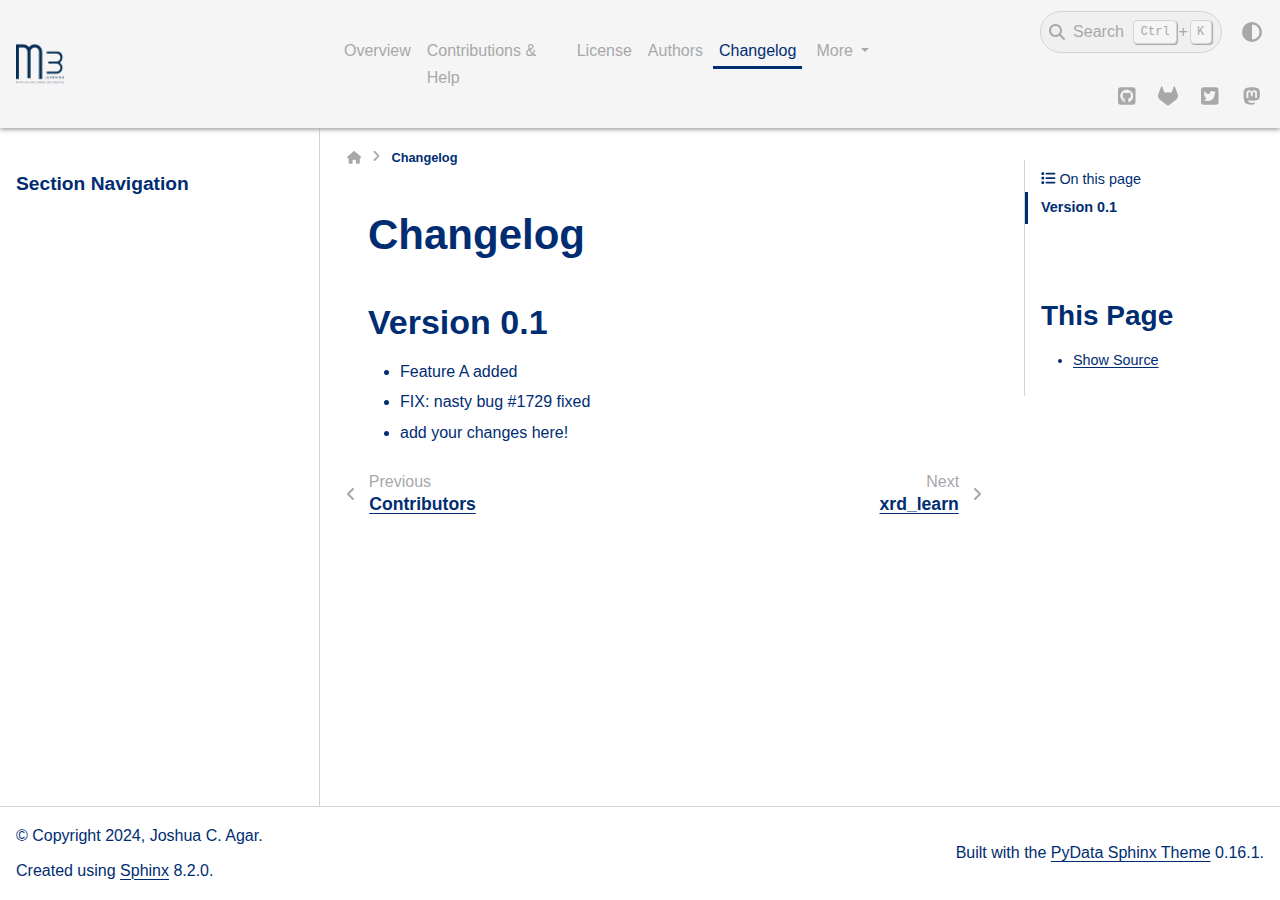
<file: changelog.html>
<!DOCTYPE html>


<html lang="en" data-content_root="./" >

  <head>
    <meta charset="utf-8" />
    <meta name="viewport" content="width=device-width, initial-scale=1.0" /><meta name="viewport" content="width=device-width, initial-scale=1" />

    <title>Changelog &#8212; XRD-Learn 1.2.0 documentation</title>
  
  
  
  <script data-cfasync="false">
    document.documentElement.dataset.mode = localStorage.getItem("mode") || "";
    document.documentElement.dataset.theme = localStorage.getItem("theme") || "";
  </script>
  <!--
    this give us a css class that will be invisible only if js is disabled
  -->
  <noscript>
    <style>
      .pst-js-only { display: none !important; }

    </style>
  </noscript>
  
  <!-- Loaded before other Sphinx assets -->
  <link href="_static/styles/theme.css?digest=8878045cc6db502f8baf" rel="stylesheet" />
<link href="_static/styles/pydata-sphinx-theme.css?digest=8878045cc6db502f8baf" rel="stylesheet" />

    <link rel="stylesheet" type="text/css" href="_static/pygments.css?v=03e43079" />
    <link rel="stylesheet" type="text/css" href="_static/custom.css?v=19c47fc1" />
  
  <!-- So that users can add custom icons -->
  <script src="_static/scripts/fontawesome.js?digest=8878045cc6db502f8baf"></script>
  <!-- Pre-loaded scripts that we'll load fully later -->
  <link rel="preload" as="script" href="_static/scripts/bootstrap.js?digest=8878045cc6db502f8baf" />
<link rel="preload" as="script" href="_static/scripts/pydata-sphinx-theme.js?digest=8878045cc6db502f8baf" />

    <script src="_static/documentation_options.js?v=6efca38a"></script>
    <script src="_static/doctools.js?v=9bcbadda"></script>
    <script src="_static/sphinx_highlight.js?v=dc90522c"></script>
    <script>DOCUMENTATION_OPTIONS.pagename = 'changelog';</script>
    <link rel="index" title="Index" href="genindex.html" />
    <link rel="search" title="Search" href="search.html" />
    <link rel="next" title="xrd_learn" href="api/modules.html" />
    <link rel="prev" title="Contributors" href="authors.html" />
  <meta name="viewport" content="width=device-width, initial-scale=1"/>
  <meta name="docsearch:language" content="en"/>
  <meta name="docsearch:version" content="1.2.0" />
    <meta name="docbuild:last-update" content="Feb 19, 2025"/>
  </head>
  
  
  <body data-bs-spy="scroll" data-bs-target=".bd-toc-nav" data-offset="180" data-bs-root-margin="0px 0px -60%" data-default-mode="">

  
  
  <div id="pst-skip-link" class="skip-link d-print-none"><a href="#main-content">Skip to main content</a></div>
  
  <div id="pst-scroll-pixel-helper"></div>
  
  <button type="button" class="btn rounded-pill" id="pst-back-to-top">
    <i class="fa-solid fa-arrow-up"></i>Back to top</button>

  
  <dialog id="pst-search-dialog">
    
<form class="bd-search d-flex align-items-center"
      action="search.html"
      method="get">
  <i class="fa-solid fa-magnifying-glass"></i>
  <input type="search"
         class="form-control"
         name="q"
         placeholder="Search the docs ..."
         aria-label="Search the docs ..."
         autocomplete="off"
         autocorrect="off"
         autocapitalize="off"
         spellcheck="false"/>
  <span class="search-button__kbd-shortcut"><kbd class="kbd-shortcut__modifier">Ctrl</kbd>+<kbd>K</kbd></span>
</form>
  </dialog>

  <div class="pst-async-banner-revealer d-none">
  <aside id="bd-header-version-warning" class="d-none d-print-none" aria-label="Version warning"></aside>
</div>

  
    <header class="bd-header navbar navbar-expand-lg bd-navbar d-print-none">
<div class="bd-header__inner bd-page-width">
  <button class="pst-navbar-icon sidebar-toggle primary-toggle" aria-label="Site navigation">
    <span class="fa-solid fa-bars"></span>
  </button>
  
  
  <div class="col-lg-3 navbar-header-items__start">
    
      <div class="navbar-item">

  
    
  

<a class="navbar-brand logo" href="index.html">
  
  
  
  
  
    
    
      
    
    
    <img src="_static/Drexel_blue_Logo_square_Light.png" class="logo__image only-light" alt="XRD-Learn 1.2.0 documentation - Home"/>
    <img src="_static/Drexel_blue_Logo_square_Dark.png" class="logo__image only-dark pst-js-only" alt="XRD-Learn 1.2.0 documentation - Home"/>
  
  
</a></div>
    
  </div>
  
  <div class="col-lg-9 navbar-header-items">
    
    <div class="me-auto navbar-header-items__center">
      
        <div class="navbar-item">
<nav>
  <ul class="bd-navbar-elements navbar-nav">
    
<li class="nav-item ">
  <a class="nav-link nav-internal" href="readme.html">
    Overview
  </a>
</li>


<li class="nav-item ">
  <a class="nav-link nav-internal" href="contributing.html">
    Contributions & Help
  </a>
</li>


<li class="nav-item ">
  <a class="nav-link nav-internal" href="license.html">
    License
  </a>
</li>


<li class="nav-item ">
  <a class="nav-link nav-internal" href="authors.html">
    Authors
  </a>
</li>


<li class="nav-item current active">
  <a class="nav-link nav-internal" href="#">
    Changelog
  </a>
</li>

            <li class="nav-item dropdown">
                <button class="btn dropdown-toggle nav-item" type="button"
                data-bs-toggle="dropdown" aria-expanded="false"
                aria-controls="pst-nav-more-links">
                    More
                </button>
                <ul id="pst-nav-more-links" class="dropdown-menu">
                    
<li class=" ">
  <a class="nav-link dropdown-item nav-internal" href="api/modules.html">
    Module Reference
  </a>
</li>

                </ul>
            </li>
            
  </ul>
</nav></div>
      
    </div>
    
    
    <div class="navbar-header-items__end">
      
        <div class="navbar-item navbar-persistent--container">
          

<button class="btn search-button-field search-button__button pst-js-only" title="Search" aria-label="Search" data-bs-placement="bottom" data-bs-toggle="tooltip">
 <i class="fa-solid fa-magnifying-glass"></i>
 <span class="search-button__default-text">Search</span>
 <span class="search-button__kbd-shortcut"><kbd class="kbd-shortcut__modifier">Ctrl</kbd>+<kbd class="kbd-shortcut__modifier">K</kbd></span>
</button>
        </div>
      
      
        <div class="navbar-item">

<button class="btn btn-sm nav-link pst-navbar-icon theme-switch-button pst-js-only" aria-label="Color mode" data-bs-title="Color mode"  data-bs-placement="bottom" data-bs-toggle="tooltip">
  <i class="theme-switch fa-solid fa-sun                fa-lg" data-mode="light" title="Light"></i>
  <i class="theme-switch fa-solid fa-moon               fa-lg" data-mode="dark"  title="Dark"></i>
  <i class="theme-switch fa-solid fa-circle-half-stroke fa-lg" data-mode="auto"  title="System Settings"></i>
</button></div>
      
        <div class="navbar-item"><ul class="navbar-icon-links"
    aria-label="Icon Links">
        <li class="nav-item">
          
          
          
          
          
          
          
          
          <a href="https://github.com/m3-learning/XRD-Learn.git" title="GitHub" class="nav-link pst-navbar-icon" rel="noopener" target="_blank" data-bs-toggle="tooltip" data-bs-placement="bottom"><i class="fab fa-github-square fa-lg" aria-hidden="true"></i>
            <span class="sr-only">GitHub</span></a>
        </li>
        <li class="nav-item">
          
          
          
          
          
          
          
          
          <a href="https://gitlab.com/<your-org>/<your-repo>" title="GitLab" class="nav-link pst-navbar-icon" rel="noopener" target="_blank" data-bs-toggle="tooltip" data-bs-placement="bottom"><i class="fab fa-gitlab fa-lg" aria-hidden="true"></i>
            <span class="sr-only">GitLab</span></a>
        </li>
        <li class="nav-item">
          
          
          
          
          
          
          
          
          <a href="https://twitter.com/<your-handle>" title="Twitter" class="nav-link pst-navbar-icon" rel="noopener" target="_blank" data-bs-toggle="tooltip" data-bs-placement="bottom"><i class="fab fa-twitter-square fa-lg" aria-hidden="true"></i>
            <span class="sr-only">Twitter</span></a>
        </li>
        <li class="nav-item">
          
          
          
          
          
          
          
          
          <a href="https://<your-host>@<your-handle>" title="Mastodon" class="nav-link pst-navbar-icon" rel="noopener" target="_blank" data-bs-toggle="tooltip" data-bs-placement="bottom"><i class="fab fa-mastodon fa-lg" aria-hidden="true"></i>
            <span class="sr-only">Mastodon</span></a>
        </li>
</ul></div>
      
    </div>
    
  </div>
  
  
    <div class="navbar-persistent--mobile">

<button class="btn search-button-field search-button__button pst-js-only" title="Search" aria-label="Search" data-bs-placement="bottom" data-bs-toggle="tooltip">
 <i class="fa-solid fa-magnifying-glass"></i>
 <span class="search-button__default-text">Search</span>
 <span class="search-button__kbd-shortcut"><kbd class="kbd-shortcut__modifier">Ctrl</kbd>+<kbd class="kbd-shortcut__modifier">K</kbd></span>
</button>
    </div>
  

  
    <button class="pst-navbar-icon sidebar-toggle secondary-toggle" aria-label="On this page">
      <span class="fa-solid fa-outdent"></span>
    </button>
  
</div>

    </header>
  

  <div class="bd-container">
    <div class="bd-container__inner bd-page-width">
      
      
      
      <dialog id="pst-primary-sidebar-modal"></dialog>
      <div id="pst-primary-sidebar" class="bd-sidebar-primary bd-sidebar">
        

  
  <div class="sidebar-header-items sidebar-primary__section">
    
    
      <div class="sidebar-header-items__center">
        
          
          
            <div class="navbar-item">
<nav>
  <ul class="bd-navbar-elements navbar-nav">
    
<li class="nav-item ">
  <a class="nav-link nav-internal" href="readme.html">
    Overview
  </a>
</li>


<li class="nav-item ">
  <a class="nav-link nav-internal" href="contributing.html">
    Contributions & Help
  </a>
</li>


<li class="nav-item ">
  <a class="nav-link nav-internal" href="license.html">
    License
  </a>
</li>


<li class="nav-item ">
  <a class="nav-link nav-internal" href="authors.html">
    Authors
  </a>
</li>


<li class="nav-item current active">
  <a class="nav-link nav-internal" href="#">
    Changelog
  </a>
</li>


<li class="nav-item ">
  <a class="nav-link nav-internal" href="api/modules.html">
    Module Reference
  </a>
</li>

  </ul>
</nav></div>
          
        
      </div>
    
    
    
      <div class="sidebar-header-items__end">
        
          <div class="navbar-item">

<button class="btn btn-sm nav-link pst-navbar-icon theme-switch-button pst-js-only" aria-label="Color mode" data-bs-title="Color mode"  data-bs-placement="bottom" data-bs-toggle="tooltip">
  <i class="theme-switch fa-solid fa-sun                fa-lg" data-mode="light" title="Light"></i>
  <i class="theme-switch fa-solid fa-moon               fa-lg" data-mode="dark"  title="Dark"></i>
  <i class="theme-switch fa-solid fa-circle-half-stroke fa-lg" data-mode="auto"  title="System Settings"></i>
</button></div>
        
          <div class="navbar-item"><ul class="navbar-icon-links"
    aria-label="Icon Links">
        <li class="nav-item">
          
          
          
          
          
          
          
          
          <a href="https://github.com/m3-learning/XRD-Learn.git" title="GitHub" class="nav-link pst-navbar-icon" rel="noopener" target="_blank" data-bs-toggle="tooltip" data-bs-placement="bottom"><i class="fab fa-github-square fa-lg" aria-hidden="true"></i>
            <span class="sr-only">GitHub</span></a>
        </li>
        <li class="nav-item">
          
          
          
          
          
          
          
          
          <a href="https://gitlab.com/<your-org>/<your-repo>" title="GitLab" class="nav-link pst-navbar-icon" rel="noopener" target="_blank" data-bs-toggle="tooltip" data-bs-placement="bottom"><i class="fab fa-gitlab fa-lg" aria-hidden="true"></i>
            <span class="sr-only">GitLab</span></a>
        </li>
        <li class="nav-item">
          
          
          
          
          
          
          
          
          <a href="https://twitter.com/<your-handle>" title="Twitter" class="nav-link pst-navbar-icon" rel="noopener" target="_blank" data-bs-toggle="tooltip" data-bs-placement="bottom"><i class="fab fa-twitter-square fa-lg" aria-hidden="true"></i>
            <span class="sr-only">Twitter</span></a>
        </li>
        <li class="nav-item">
          
          
          
          
          
          
          
          
          <a href="https://<your-host>@<your-handle>" title="Mastodon" class="nav-link pst-navbar-icon" rel="noopener" target="_blank" data-bs-toggle="tooltip" data-bs-placement="bottom"><i class="fab fa-mastodon fa-lg" aria-hidden="true"></i>
            <span class="sr-only">Mastodon</span></a>
        </li>
</ul></div>
        
      </div>
    
  </div>
  
    <div class="sidebar-primary-items__start sidebar-primary__section">
        <div class="sidebar-primary-item">
<nav class="bd-docs-nav bd-links"
     aria-label="Section Navigation">
  <p class="bd-links__title" role="heading" aria-level="1">Section Navigation</p>
  <div class="bd-toc-item navbar-nav"></div>
</nav></div>
    </div>
  
  
  <div class="sidebar-primary-items__end sidebar-primary__section">
      <div class="sidebar-primary-item">
<div id="ethical-ad-placement"
      class="flat"
      data-ea-publisher="readthedocs"
      data-ea-type="readthedocs-sidebar"
      data-ea-manual="true">
</div></div>
  </div>


      </div>
      
      <main id="main-content" class="bd-main" role="main">
        
        
          <div class="bd-content">
            <div class="bd-article-container">
              
              <div class="bd-header-article d-print-none">
<div class="header-article-items header-article__inner">
  
    <div class="header-article-items__start">
      
        <div class="header-article-item">

<nav aria-label="Breadcrumb" class="d-print-none">
  <ul class="bd-breadcrumbs">
    
    <li class="breadcrumb-item breadcrumb-home">
      <a href="index.html" class="nav-link" aria-label="Home">
        <i class="fa-solid fa-home"></i>
      </a>
    </li>
    <li class="breadcrumb-item active" aria-current="page"><span class="ellipsis">Changelog</span></li>
  </ul>
</nav>
</div>
      
    </div>
  
  
</div>
</div>
              
              
              
                
<div id="searchbox"></div>
                <article class="bd-article">
                  
  <section id="changelog">
<span id="changes"></span><h1>Changelog<a class="headerlink" href="#changelog" title="Link to this heading">#</a></h1>
<section id="version-0-1">
<h2>Version 0.1<a class="headerlink" href="#version-0-1" title="Link to this heading">#</a></h2>
<ul class="simple">
<li><p>Feature A added</p></li>
<li><p>FIX: nasty bug #1729 fixed</p></li>
<li><p>add your changes here!</p></li>
</ul>
</section>
</section>


                </article>
              
              
              
              
              
                <footer class="prev-next-footer d-print-none">
                  
<div class="prev-next-area">
    <a class="left-prev"
       href="authors.html"
       title="previous page">
      <i class="fa-solid fa-angle-left"></i>
      <div class="prev-next-info">
        <p class="prev-next-subtitle">previous</p>
        <p class="prev-next-title">Contributors</p>
      </div>
    </a>
    <a class="right-next"
       href="api/modules.html"
       title="next page">
      <div class="prev-next-info">
        <p class="prev-next-subtitle">next</p>
        <p class="prev-next-title">xrd_learn</p>
      </div>
      <i class="fa-solid fa-angle-right"></i>
    </a>
</div>
                </footer>
              
            </div>
            
            
              
                <dialog id="pst-secondary-sidebar-modal"></dialog>
                <div id="pst-secondary-sidebar" class="bd-sidebar-secondary bd-toc"><div class="sidebar-secondary-items sidebar-secondary__inner">


  <div class="sidebar-secondary-item">
<div
    id="pst-page-navigation-heading-2"
    class="page-toc tocsection onthispage">
    <i class="fa-solid fa-list"></i> On this page
  </div>
  <nav class="bd-toc-nav page-toc" aria-labelledby="pst-page-navigation-heading-2">
    <ul class="visible nav section-nav flex-column">
<li class="toc-h2 nav-item toc-entry"><a class="reference internal nav-link" href="#version-0-1">Version 0.1</a></li>
</ul>
  </nav></div>

  <div class="sidebar-secondary-item">
  <div role="note" aria-label="source link">
    <h3>This Page</h3>
    <ul class="this-page-menu">
      <li><a href="_sources/changelog.rst.txt"
            rel="nofollow">Show Source</a></li>
    </ul>
   </div></div>

</div></div>
              
            
          </div>
          <footer class="bd-footer-content">
            
          </footer>
        
      </main>
    </div>
  </div>
  
  <!-- Scripts loaded after <body> so the DOM is not blocked -->
  <script defer src="_static/scripts/bootstrap.js?digest=8878045cc6db502f8baf"></script>
<script defer src="_static/scripts/pydata-sphinx-theme.js?digest=8878045cc6db502f8baf"></script>

  <footer class="bd-footer">
<div class="bd-footer__inner bd-page-width">
  
    <div class="footer-items__start">
      
        <div class="footer-item">

  <p class="copyright">
    
      © Copyright 2024, Joshua C. Agar.
      <br/>
    
  </p>
</div>
      
        <div class="footer-item">

  <p class="sphinx-version">
    Created using <a href="https://www.sphinx-doc.org/">Sphinx</a> 8.2.0.
    <br/>
  </p>
</div>
      
    </div>
  
  
  
    <div class="footer-items__end">
      
        <div class="footer-item">
<p class="theme-version">
  <!-- # L10n: Setting the PST URL as an argument as this does not need to be localized -->
  Built with the <a href="https://pydata-sphinx-theme.readthedocs.io/en/stable/index.html">PyData Sphinx Theme</a> 0.16.1.
</p></div>
      
    </div>
  
</div>

  </footer>
  </body>
</html>
</file>
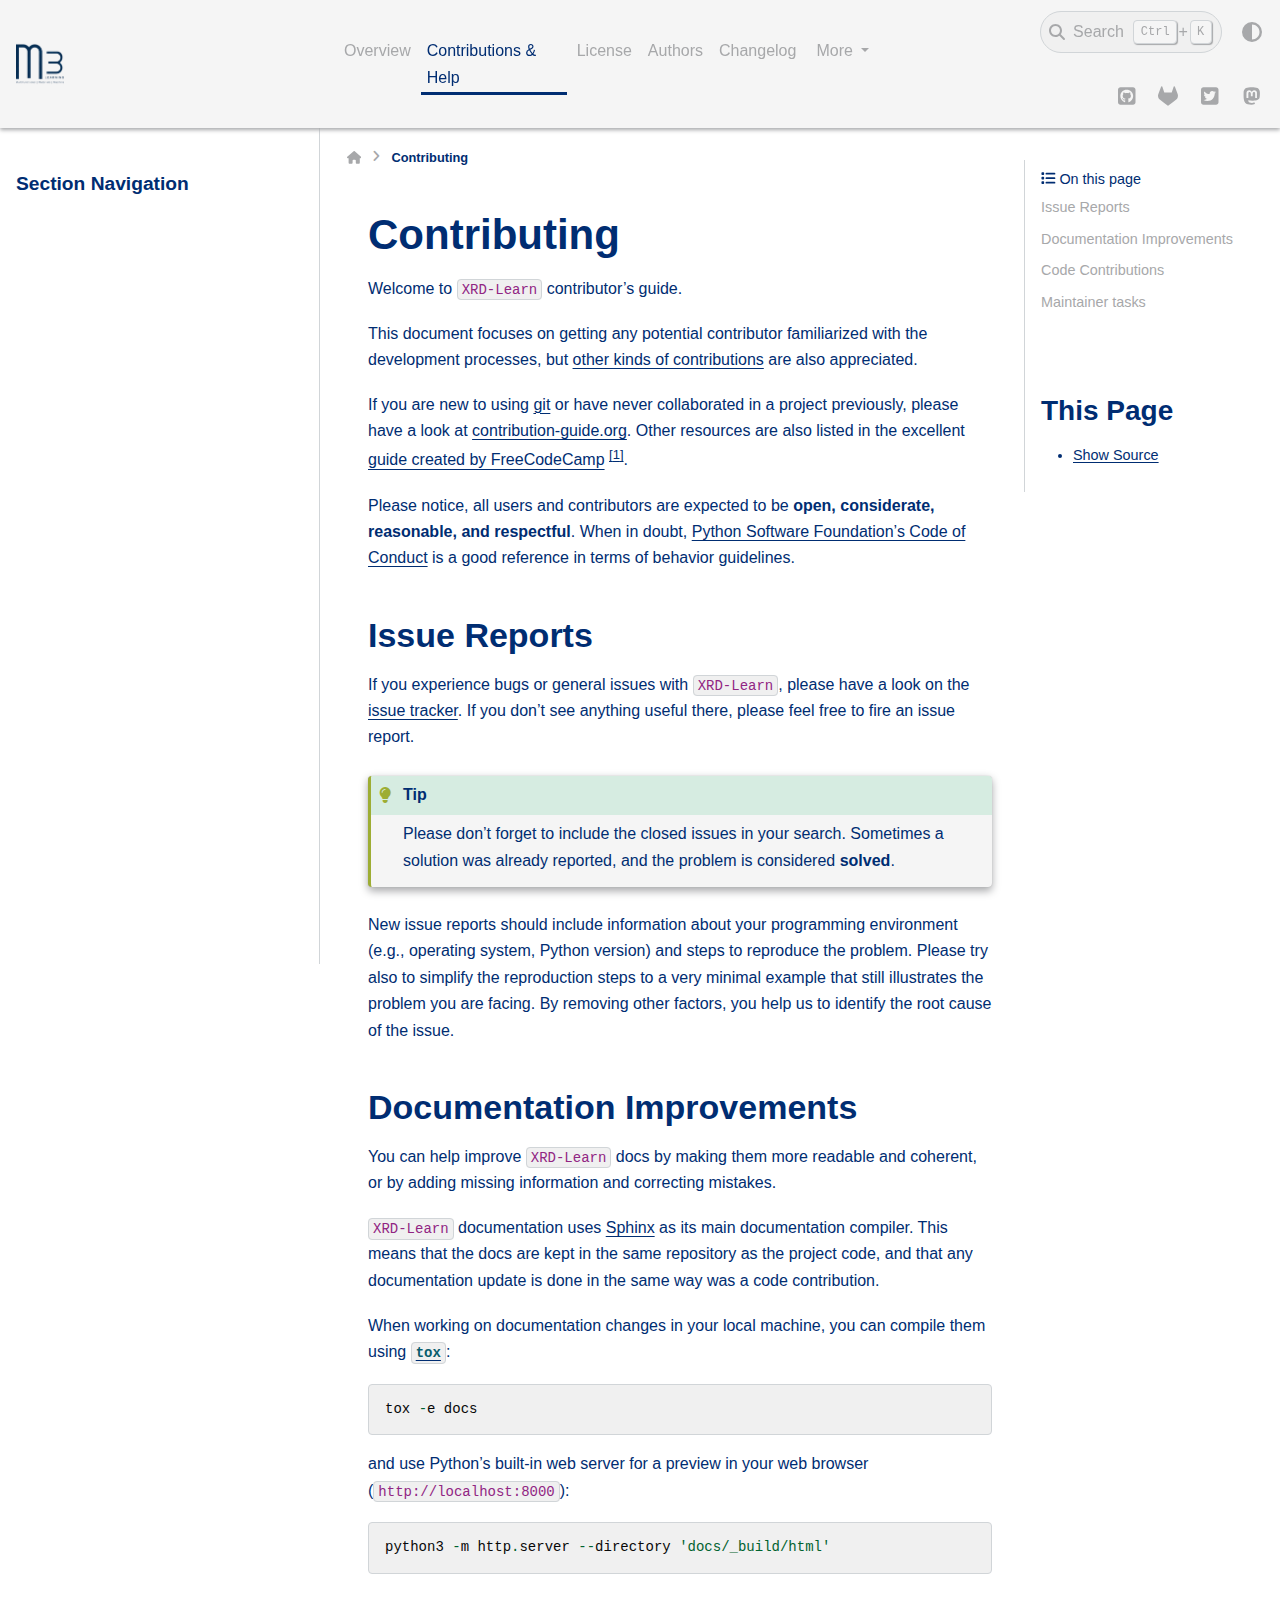
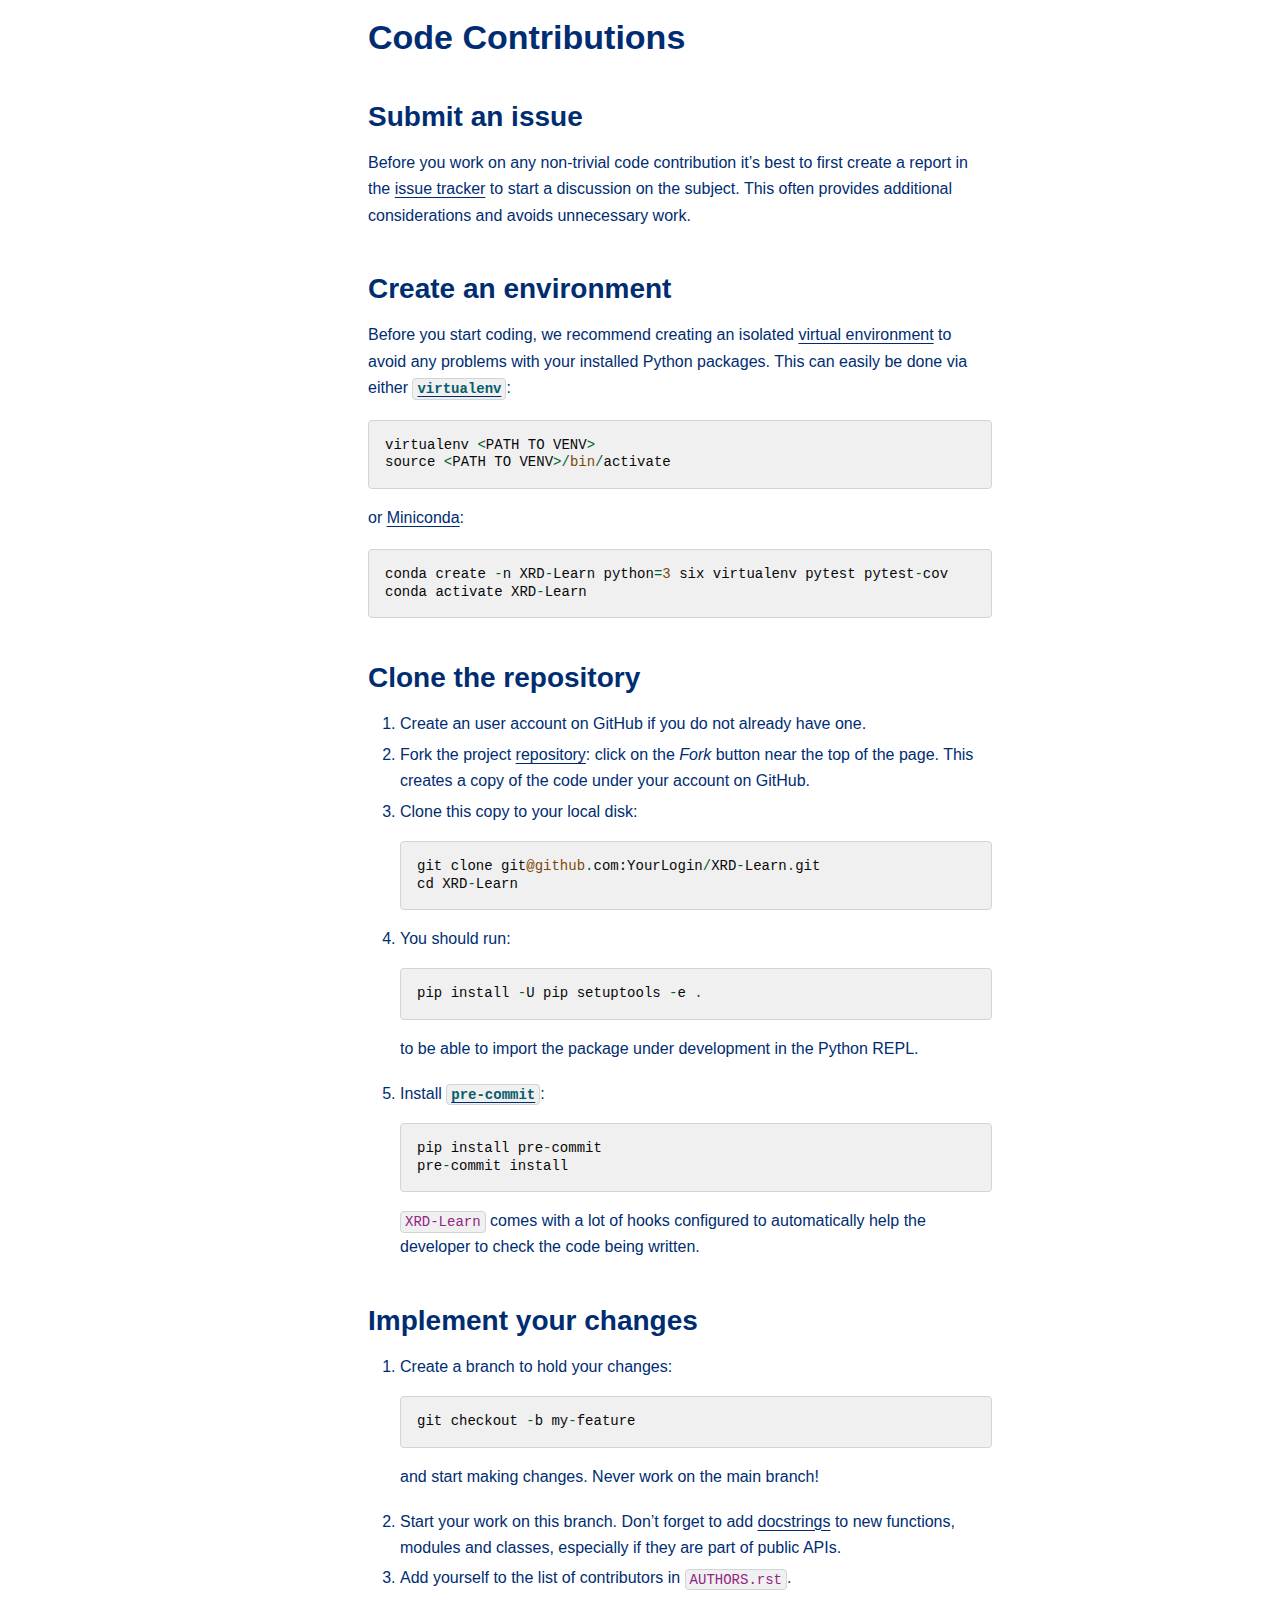
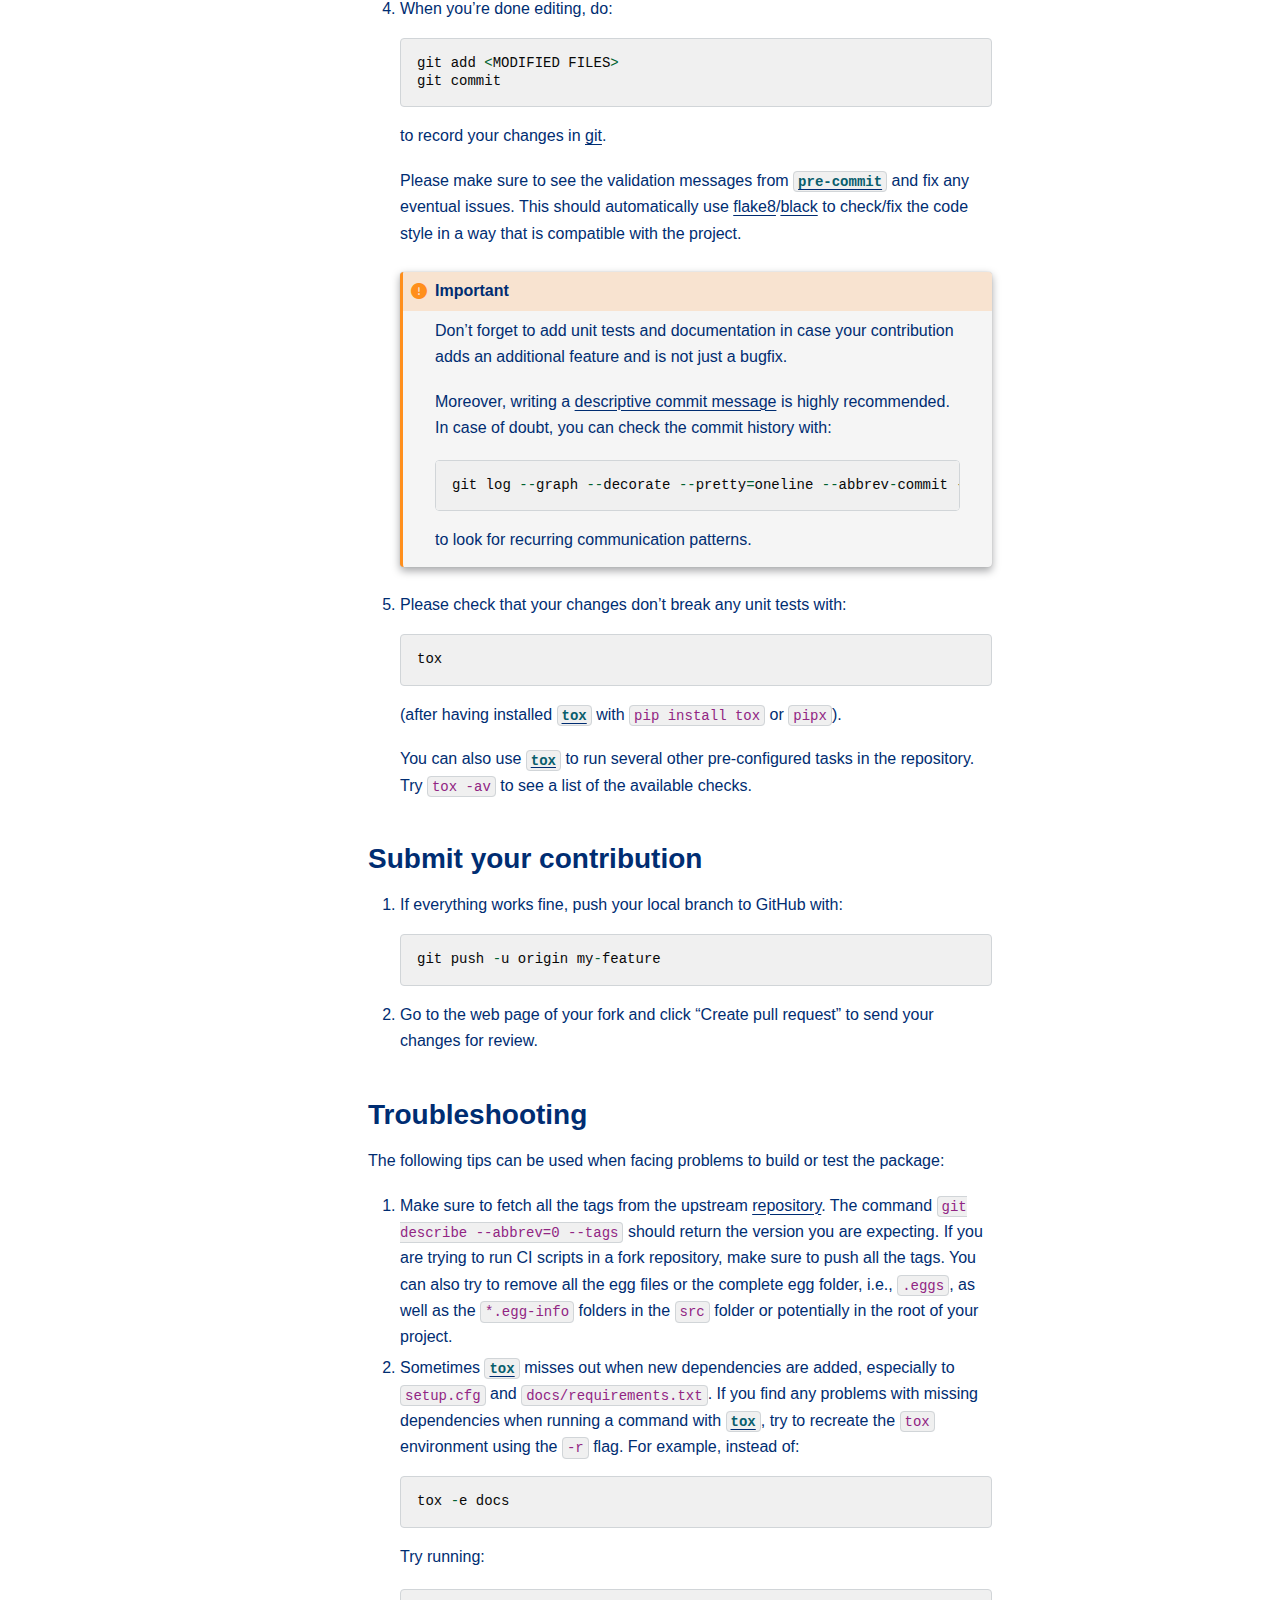
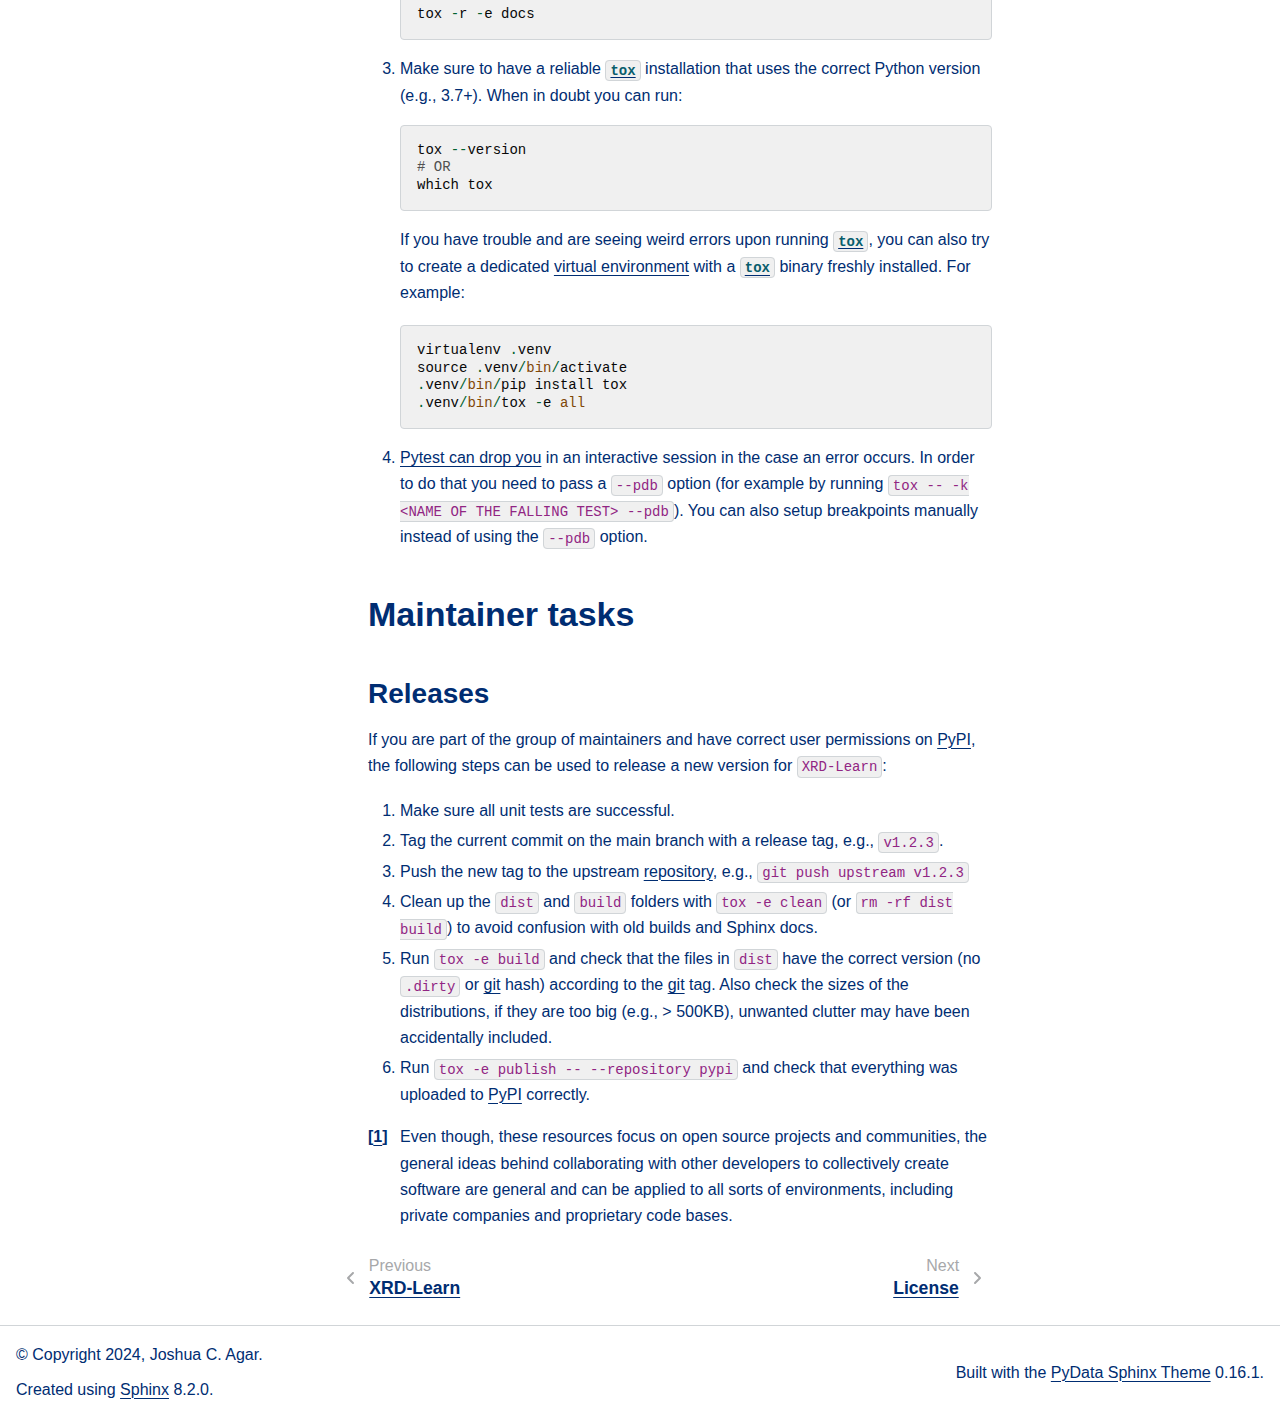
<file: contributing.html>
<!DOCTYPE html>


<html lang="en" data-content_root="./" >

  <head>
    <meta charset="utf-8" />
    <meta name="viewport" content="width=device-width, initial-scale=1.0" /><meta name="viewport" content="width=device-width, initial-scale=1" />

    <title>Contributing &#8212; XRD-Learn 1.2.0 documentation</title>
  
  
  
  <script data-cfasync="false">
    document.documentElement.dataset.mode = localStorage.getItem("mode") || "";
    document.documentElement.dataset.theme = localStorage.getItem("theme") || "";
  </script>
  <!--
    this give us a css class that will be invisible only if js is disabled
  -->
  <noscript>
    <style>
      .pst-js-only { display: none !important; }

    </style>
  </noscript>
  
  <!-- Loaded before other Sphinx assets -->
  <link href="_static/styles/theme.css?digest=8878045cc6db502f8baf" rel="stylesheet" />
<link href="_static/styles/pydata-sphinx-theme.css?digest=8878045cc6db502f8baf" rel="stylesheet" />

    <link rel="stylesheet" type="text/css" href="_static/pygments.css?v=03e43079" />
    <link rel="stylesheet" type="text/css" href="_static/custom.css?v=19c47fc1" />
  
  <!-- So that users can add custom icons -->
  <script src="_static/scripts/fontawesome.js?digest=8878045cc6db502f8baf"></script>
  <!-- Pre-loaded scripts that we'll load fully later -->
  <link rel="preload" as="script" href="_static/scripts/bootstrap.js?digest=8878045cc6db502f8baf" />
<link rel="preload" as="script" href="_static/scripts/pydata-sphinx-theme.js?digest=8878045cc6db502f8baf" />

    <script src="_static/documentation_options.js?v=6efca38a"></script>
    <script src="_static/doctools.js?v=9bcbadda"></script>
    <script src="_static/sphinx_highlight.js?v=dc90522c"></script>
    <script>DOCUMENTATION_OPTIONS.pagename = 'contributing';</script>
    <link rel="index" title="Index" href="genindex.html" />
    <link rel="search" title="Search" href="search.html" />
    <link rel="next" title="License" href="license.html" />
    <link rel="prev" title="XRD-Learn" href="readme.html" />
  <meta name="viewport" content="width=device-width, initial-scale=1"/>
  <meta name="docsearch:language" content="en"/>
  <meta name="docsearch:version" content="1.2.0" />
    <meta name="docbuild:last-update" content="Feb 19, 2025"/>
  </head>
  
  
  <body data-bs-spy="scroll" data-bs-target=".bd-toc-nav" data-offset="180" data-bs-root-margin="0px 0px -60%" data-default-mode="">

  
  
  <div id="pst-skip-link" class="skip-link d-print-none"><a href="#main-content">Skip to main content</a></div>
  
  <div id="pst-scroll-pixel-helper"></div>
  
  <button type="button" class="btn rounded-pill" id="pst-back-to-top">
    <i class="fa-solid fa-arrow-up"></i>Back to top</button>

  
  <dialog id="pst-search-dialog">
    
<form class="bd-search d-flex align-items-center"
      action="search.html"
      method="get">
  <i class="fa-solid fa-magnifying-glass"></i>
  <input type="search"
         class="form-control"
         name="q"
         placeholder="Search the docs ..."
         aria-label="Search the docs ..."
         autocomplete="off"
         autocorrect="off"
         autocapitalize="off"
         spellcheck="false"/>
  <span class="search-button__kbd-shortcut"><kbd class="kbd-shortcut__modifier">Ctrl</kbd>+<kbd>K</kbd></span>
</form>
  </dialog>

  <div class="pst-async-banner-revealer d-none">
  <aside id="bd-header-version-warning" class="d-none d-print-none" aria-label="Version warning"></aside>
</div>

  
    <header class="bd-header navbar navbar-expand-lg bd-navbar d-print-none">
<div class="bd-header__inner bd-page-width">
  <button class="pst-navbar-icon sidebar-toggle primary-toggle" aria-label="Site navigation">
    <span class="fa-solid fa-bars"></span>
  </button>
  
  
  <div class="col-lg-3 navbar-header-items__start">
    
      <div class="navbar-item">

  
    
  

<a class="navbar-brand logo" href="index.html">
  
  
  
  
  
    
    
      
    
    
    <img src="_static/Drexel_blue_Logo_square_Light.png" class="logo__image only-light" alt="XRD-Learn 1.2.0 documentation - Home"/>
    <img src="_static/Drexel_blue_Logo_square_Dark.png" class="logo__image only-dark pst-js-only" alt="XRD-Learn 1.2.0 documentation - Home"/>
  
  
</a></div>
    
  </div>
  
  <div class="col-lg-9 navbar-header-items">
    
    <div class="me-auto navbar-header-items__center">
      
        <div class="navbar-item">
<nav>
  <ul class="bd-navbar-elements navbar-nav">
    
<li class="nav-item ">
  <a class="nav-link nav-internal" href="readme.html">
    Overview
  </a>
</li>


<li class="nav-item current active">
  <a class="nav-link nav-internal" href="#">
    Contributions & Help
  </a>
</li>


<li class="nav-item ">
  <a class="nav-link nav-internal" href="license.html">
    License
  </a>
</li>


<li class="nav-item ">
  <a class="nav-link nav-internal" href="authors.html">
    Authors
  </a>
</li>


<li class="nav-item ">
  <a class="nav-link nav-internal" href="changelog.html">
    Changelog
  </a>
</li>

            <li class="nav-item dropdown">
                <button class="btn dropdown-toggle nav-item" type="button"
                data-bs-toggle="dropdown" aria-expanded="false"
                aria-controls="pst-nav-more-links">
                    More
                </button>
                <ul id="pst-nav-more-links" class="dropdown-menu">
                    
<li class=" ">
  <a class="nav-link dropdown-item nav-internal" href="api/modules.html">
    Module Reference
  </a>
</li>

                </ul>
            </li>
            
  </ul>
</nav></div>
      
    </div>
    
    
    <div class="navbar-header-items__end">
      
        <div class="navbar-item navbar-persistent--container">
          

<button class="btn search-button-field search-button__button pst-js-only" title="Search" aria-label="Search" data-bs-placement="bottom" data-bs-toggle="tooltip">
 <i class="fa-solid fa-magnifying-glass"></i>
 <span class="search-button__default-text">Search</span>
 <span class="search-button__kbd-shortcut"><kbd class="kbd-shortcut__modifier">Ctrl</kbd>+<kbd class="kbd-shortcut__modifier">K</kbd></span>
</button>
        </div>
      
      
        <div class="navbar-item">

<button class="btn btn-sm nav-link pst-navbar-icon theme-switch-button pst-js-only" aria-label="Color mode" data-bs-title="Color mode"  data-bs-placement="bottom" data-bs-toggle="tooltip">
  <i class="theme-switch fa-solid fa-sun                fa-lg" data-mode="light" title="Light"></i>
  <i class="theme-switch fa-solid fa-moon               fa-lg" data-mode="dark"  title="Dark"></i>
  <i class="theme-switch fa-solid fa-circle-half-stroke fa-lg" data-mode="auto"  title="System Settings"></i>
</button></div>
      
        <div class="navbar-item"><ul class="navbar-icon-links"
    aria-label="Icon Links">
        <li class="nav-item">
          
          
          
          
          
          
          
          
          <a href="https://github.com/m3-learning/XRD-Learn.git" title="GitHub" class="nav-link pst-navbar-icon" rel="noopener" target="_blank" data-bs-toggle="tooltip" data-bs-placement="bottom"><i class="fab fa-github-square fa-lg" aria-hidden="true"></i>
            <span class="sr-only">GitHub</span></a>
        </li>
        <li class="nav-item">
          
          
          
          
          
          
          
          
          <a href="https://gitlab.com/<your-org>/<your-repo>" title="GitLab" class="nav-link pst-navbar-icon" rel="noopener" target="_blank" data-bs-toggle="tooltip" data-bs-placement="bottom"><i class="fab fa-gitlab fa-lg" aria-hidden="true"></i>
            <span class="sr-only">GitLab</span></a>
        </li>
        <li class="nav-item">
          
          
          
          
          
          
          
          
          <a href="https://twitter.com/<your-handle>" title="Twitter" class="nav-link pst-navbar-icon" rel="noopener" target="_blank" data-bs-toggle="tooltip" data-bs-placement="bottom"><i class="fab fa-twitter-square fa-lg" aria-hidden="true"></i>
            <span class="sr-only">Twitter</span></a>
        </li>
        <li class="nav-item">
          
          
          
          
          
          
          
          
          <a href="https://<your-host>@<your-handle>" title="Mastodon" class="nav-link pst-navbar-icon" rel="noopener" target="_blank" data-bs-toggle="tooltip" data-bs-placement="bottom"><i class="fab fa-mastodon fa-lg" aria-hidden="true"></i>
            <span class="sr-only">Mastodon</span></a>
        </li>
</ul></div>
      
    </div>
    
  </div>
  
  
    <div class="navbar-persistent--mobile">

<button class="btn search-button-field search-button__button pst-js-only" title="Search" aria-label="Search" data-bs-placement="bottom" data-bs-toggle="tooltip">
 <i class="fa-solid fa-magnifying-glass"></i>
 <span class="search-button__default-text">Search</span>
 <span class="search-button__kbd-shortcut"><kbd class="kbd-shortcut__modifier">Ctrl</kbd>+<kbd class="kbd-shortcut__modifier">K</kbd></span>
</button>
    </div>
  

  
    <button class="pst-navbar-icon sidebar-toggle secondary-toggle" aria-label="On this page">
      <span class="fa-solid fa-outdent"></span>
    </button>
  
</div>

    </header>
  

  <div class="bd-container">
    <div class="bd-container__inner bd-page-width">
      
      
      
      <dialog id="pst-primary-sidebar-modal"></dialog>
      <div id="pst-primary-sidebar" class="bd-sidebar-primary bd-sidebar">
        

  
  <div class="sidebar-header-items sidebar-primary__section">
    
    
      <div class="sidebar-header-items__center">
        
          
          
            <div class="navbar-item">
<nav>
  <ul class="bd-navbar-elements navbar-nav">
    
<li class="nav-item ">
  <a class="nav-link nav-internal" href="readme.html">
    Overview
  </a>
</li>


<li class="nav-item current active">
  <a class="nav-link nav-internal" href="#">
    Contributions & Help
  </a>
</li>


<li class="nav-item ">
  <a class="nav-link nav-internal" href="license.html">
    License
  </a>
</li>


<li class="nav-item ">
  <a class="nav-link nav-internal" href="authors.html">
    Authors
  </a>
</li>


<li class="nav-item ">
  <a class="nav-link nav-internal" href="changelog.html">
    Changelog
  </a>
</li>


<li class="nav-item ">
  <a class="nav-link nav-internal" href="api/modules.html">
    Module Reference
  </a>
</li>

  </ul>
</nav></div>
          
        
      </div>
    
    
    
      <div class="sidebar-header-items__end">
        
          <div class="navbar-item">

<button class="btn btn-sm nav-link pst-navbar-icon theme-switch-button pst-js-only" aria-label="Color mode" data-bs-title="Color mode"  data-bs-placement="bottom" data-bs-toggle="tooltip">
  <i class="theme-switch fa-solid fa-sun                fa-lg" data-mode="light" title="Light"></i>
  <i class="theme-switch fa-solid fa-moon               fa-lg" data-mode="dark"  title="Dark"></i>
  <i class="theme-switch fa-solid fa-circle-half-stroke fa-lg" data-mode="auto"  title="System Settings"></i>
</button></div>
        
          <div class="navbar-item"><ul class="navbar-icon-links"
    aria-label="Icon Links">
        <li class="nav-item">
          
          
          
          
          
          
          
          
          <a href="https://github.com/m3-learning/XRD-Learn.git" title="GitHub" class="nav-link pst-navbar-icon" rel="noopener" target="_blank" data-bs-toggle="tooltip" data-bs-placement="bottom"><i class="fab fa-github-square fa-lg" aria-hidden="true"></i>
            <span class="sr-only">GitHub</span></a>
        </li>
        <li class="nav-item">
          
          
          
          
          
          
          
          
          <a href="https://gitlab.com/<your-org>/<your-repo>" title="GitLab" class="nav-link pst-navbar-icon" rel="noopener" target="_blank" data-bs-toggle="tooltip" data-bs-placement="bottom"><i class="fab fa-gitlab fa-lg" aria-hidden="true"></i>
            <span class="sr-only">GitLab</span></a>
        </li>
        <li class="nav-item">
          
          
          
          
          
          
          
          
          <a href="https://twitter.com/<your-handle>" title="Twitter" class="nav-link pst-navbar-icon" rel="noopener" target="_blank" data-bs-toggle="tooltip" data-bs-placement="bottom"><i class="fab fa-twitter-square fa-lg" aria-hidden="true"></i>
            <span class="sr-only">Twitter</span></a>
        </li>
        <li class="nav-item">
          
          
          
          
          
          
          
          
          <a href="https://<your-host>@<your-handle>" title="Mastodon" class="nav-link pst-navbar-icon" rel="noopener" target="_blank" data-bs-toggle="tooltip" data-bs-placement="bottom"><i class="fab fa-mastodon fa-lg" aria-hidden="true"></i>
            <span class="sr-only">Mastodon</span></a>
        </li>
</ul></div>
        
      </div>
    
  </div>
  
    <div class="sidebar-primary-items__start sidebar-primary__section">
        <div class="sidebar-primary-item">
<nav class="bd-docs-nav bd-links"
     aria-label="Section Navigation">
  <p class="bd-links__title" role="heading" aria-level="1">Section Navigation</p>
  <div class="bd-toc-item navbar-nav"></div>
</nav></div>
    </div>
  
  
  <div class="sidebar-primary-items__end sidebar-primary__section">
      <div class="sidebar-primary-item">
<div id="ethical-ad-placement"
      class="flat"
      data-ea-publisher="readthedocs"
      data-ea-type="readthedocs-sidebar"
      data-ea-manual="true">
</div></div>
  </div>


      </div>
      
      <main id="main-content" class="bd-main" role="main">
        
        
          <div class="bd-content">
            <div class="bd-article-container">
              
              <div class="bd-header-article d-print-none">
<div class="header-article-items header-article__inner">
  
    <div class="header-article-items__start">
      
        <div class="header-article-item">

<nav aria-label="Breadcrumb" class="d-print-none">
  <ul class="bd-breadcrumbs">
    
    <li class="breadcrumb-item breadcrumb-home">
      <a href="index.html" class="nav-link" aria-label="Home">
        <i class="fa-solid fa-home"></i>
      </a>
    </li>
    <li class="breadcrumb-item active" aria-current="page"><span class="ellipsis">Contributing</span></li>
  </ul>
</nav>
</div>
      
    </div>
  
  
</div>
</div>
              
              
              
                
<div id="searchbox"></div>
                <article class="bd-article">
                  
  <section id="contributing">
<h1>Contributing<a class="headerlink" href="#contributing" title="Link to this heading">#</a></h1>
<p>Welcome to <code class="docutils literal notranslate"><span class="pre">XRD-Learn</span></code> contributor’s guide.</p>
<p>This document focuses on getting any potential contributor familiarized
with the development processes, but <a class="reference external" href="https://opensource.guide/how-to-contribute">other kinds of contributions</a> are also
appreciated.</p>
<p>If you are new to using <a class="reference external" href="https://git-scm.com">git</a> or have never collaborated in a project previously,
please have a look at <a class="reference external" href="https://www.contribution-guide.org/">contribution-guide.org</a>. Other resources are also
listed in the excellent <a class="reference external" href="https://github.com/FreeCodeCamp/how-to-contribute-to-open-source">guide created by FreeCodeCamp</a> <a class="footnote-reference brackets" href="#contrib1" id="id4" role="doc-noteref"><span class="fn-bracket">[</span>1<span class="fn-bracket">]</span></a>.</p>
<p>Please notice, all users and contributors are expected to be <strong>open,
considerate, reasonable, and respectful</strong>. When in doubt, <a class="reference external" href="https://www.python.org/psf/conduct/">Python Software
Foundation’s Code of Conduct</a> is a good reference in terms of behavior
guidelines.</p>
<section id="issue-reports">
<h2>Issue Reports<a class="headerlink" href="#issue-reports" title="Link to this heading">#</a></h2>
<p>If you experience bugs or general issues with <code class="docutils literal notranslate"><span class="pre">XRD-Learn</span></code>, please have a look
on the <a class="reference external" href="https://github.com/&lt;USERNAME&gt;/XRD-Learn/issues">issue tracker</a>. If you don’t see anything useful there, please feel
free to fire an issue report.</p>
<div class="admonition tip">
<p class="admonition-title">Tip</p>
<p>Please don’t forget to include the closed issues in your search.
Sometimes a solution was already reported, and the problem is considered
<strong>solved</strong>.</p>
</div>
<p>New issue reports should include information about your programming environment
(e.g., operating system, Python version) and steps to reproduce the problem.
Please try also to simplify the reproduction steps to a very minimal example
that still illustrates the problem you are facing. By removing other factors,
you help us to identify the root cause of the issue.</p>
</section>
<section id="documentation-improvements">
<h2>Documentation Improvements<a class="headerlink" href="#documentation-improvements" title="Link to this heading">#</a></h2>
<p>You can help improve <code class="docutils literal notranslate"><span class="pre">XRD-Learn</span></code> docs by making them more readable and coherent, or
by adding missing information and correcting mistakes.</p>
<p><code class="docutils literal notranslate"><span class="pre">XRD-Learn</span></code> documentation uses <a class="reference external" href="https://www.sphinx-doc.org/en/master/">Sphinx</a> as its main documentation compiler.
This means that the docs are kept in the same repository as the project code, and
that any documentation update is done in the same way was a code contribution.</p>
<p>When working on documentation changes in your local machine, you can
compile them using <a class="reference external" href="https://tox.wiki/en/stable/"><code class="docutils literal notranslate"><span class="pre">tox</span></code></a>:</p>
<div class="highlight-default notranslate"><div class="highlight"><pre><span></span><span class="n">tox</span> <span class="o">-</span><span class="n">e</span> <span class="n">docs</span>
</pre></div>
</div>
<p>and use Python’s built-in web server for a preview in your web browser
(<code class="docutils literal notranslate"><span class="pre">http://localhost:8000</span></code>):</p>
<div class="highlight-default notranslate"><div class="highlight"><pre><span></span><span class="n">python3</span> <span class="o">-</span><span class="n">m</span> <span class="n">http</span><span class="o">.</span><span class="n">server</span> <span class="o">--</span><span class="n">directory</span> <span class="s1">&#39;docs/_build/html&#39;</span>
</pre></div>
</div>
</section>
<section id="code-contributions">
<h2>Code Contributions<a class="headerlink" href="#code-contributions" title="Link to this heading">#</a></h2>
<section id="submit-an-issue">
<h3>Submit an issue<a class="headerlink" href="#submit-an-issue" title="Link to this heading">#</a></h3>
<p>Before you work on any non-trivial code contribution it’s best to first create
a report in the <a class="reference external" href="https://github.com/&lt;USERNAME&gt;/XRD-Learn/issues">issue tracker</a> to start a discussion on the subject.
This often provides additional considerations and avoids unnecessary work.</p>
</section>
<section id="create-an-environment">
<h3>Create an environment<a class="headerlink" href="#create-an-environment" title="Link to this heading">#</a></h3>
<p>Before you start coding, we recommend creating an isolated <a class="reference external" href="https://realpython.com/python-virtual-environments-a-primer/">virtual
environment</a> to avoid any problems with your installed Python packages.
This can easily be done via either <a class="reference external" href="https://virtualenv.pypa.io/en/stable/"><code class="docutils literal notranslate"><span class="pre">virtualenv</span></code></a>:</p>
<div class="highlight-default notranslate"><div class="highlight"><pre><span></span><span class="n">virtualenv</span> <span class="o">&lt;</span><span class="n">PATH</span> <span class="n">TO</span> <span class="n">VENV</span><span class="o">&gt;</span>
<span class="n">source</span> <span class="o">&lt;</span><span class="n">PATH</span> <span class="n">TO</span> <span class="n">VENV</span><span class="o">&gt;/</span><span class="nb">bin</span><span class="o">/</span><span class="n">activate</span>
</pre></div>
</div>
<p>or <a class="reference external" href="https://docs.conda.io/en/latest/miniconda.html">Miniconda</a>:</p>
<div class="highlight-default notranslate"><div class="highlight"><pre><span></span><span class="n">conda</span> <span class="n">create</span> <span class="o">-</span><span class="n">n</span> <span class="n">XRD</span><span class="o">-</span><span class="n">Learn</span> <span class="n">python</span><span class="o">=</span><span class="mi">3</span> <span class="n">six</span> <span class="n">virtualenv</span> <span class="n">pytest</span> <span class="n">pytest</span><span class="o">-</span><span class="n">cov</span>
<span class="n">conda</span> <span class="n">activate</span> <span class="n">XRD</span><span class="o">-</span><span class="n">Learn</span>
</pre></div>
</div>
</section>
<section id="clone-the-repository">
<h3>Clone the repository<a class="headerlink" href="#clone-the-repository" title="Link to this heading">#</a></h3>
<ol class="arabic">
<li><p>Create an user account on GitHub if you do not already have one.</p></li>
<li><p>Fork the project <a class="reference external" href="https://github.com/&lt;USERNAME&gt;/XRD-Learn">repository</a>: click on the <em>Fork</em> button near the top of the
page. This creates a copy of the code under your account on GitHub.</p></li>
<li><p>Clone this copy to your local disk:</p>
<div class="highlight-default notranslate"><div class="highlight"><pre><span></span><span class="n">git</span> <span class="n">clone</span> <span class="n">git</span><span class="nd">@github</span><span class="o">.</span><span class="n">com</span><span class="p">:</span><span class="n">YourLogin</span><span class="o">/</span><span class="n">XRD</span><span class="o">-</span><span class="n">Learn</span><span class="o">.</span><span class="n">git</span>
<span class="n">cd</span> <span class="n">XRD</span><span class="o">-</span><span class="n">Learn</span>
</pre></div>
</div>
</li>
<li><p>You should run:</p>
<div class="highlight-default notranslate"><div class="highlight"><pre><span></span><span class="n">pip</span> <span class="n">install</span> <span class="o">-</span><span class="n">U</span> <span class="n">pip</span> <span class="n">setuptools</span> <span class="o">-</span><span class="n">e</span> <span class="o">.</span>
</pre></div>
</div>
<p>to be able to import the package under development in the Python REPL.</p>
</li>
<li><p>Install <a class="reference external" href="https://pre-commit.com/"><code class="docutils literal notranslate"><span class="pre">pre-commit</span></code></a>:</p>
<div class="highlight-default notranslate"><div class="highlight"><pre><span></span><span class="n">pip</span> <span class="n">install</span> <span class="n">pre</span><span class="o">-</span><span class="n">commit</span>
<span class="n">pre</span><span class="o">-</span><span class="n">commit</span> <span class="n">install</span>
</pre></div>
</div>
<p><code class="docutils literal notranslate"><span class="pre">XRD-Learn</span></code> comes with a lot of hooks configured to automatically help the
developer to check the code being written.</p>
</li>
</ol>
</section>
<section id="implement-your-changes">
<h3>Implement your changes<a class="headerlink" href="#implement-your-changes" title="Link to this heading">#</a></h3>
<ol class="arabic">
<li><p>Create a branch to hold your changes:</p>
<div class="highlight-default notranslate"><div class="highlight"><pre><span></span><span class="n">git</span> <span class="n">checkout</span> <span class="o">-</span><span class="n">b</span> <span class="n">my</span><span class="o">-</span><span class="n">feature</span>
</pre></div>
</div>
<p>and start making changes. Never work on the main branch!</p>
</li>
<li><p>Start your work on this branch. Don’t forget to add <a class="reference external" href="https://www.sphinx-doc.org/en/master/usage/extensions/napoleon.html">docstrings</a> to new
functions, modules and classes, especially if they are part of public APIs.</p></li>
<li><p>Add yourself to the list of contributors in <code class="docutils literal notranslate"><span class="pre">AUTHORS.rst</span></code>.</p></li>
<li><p>When you’re done editing, do:</p>
<div class="highlight-default notranslate"><div class="highlight"><pre><span></span><span class="n">git</span> <span class="n">add</span> <span class="o">&lt;</span><span class="n">MODIFIED</span> <span class="n">FILES</span><span class="o">&gt;</span>
<span class="n">git</span> <span class="n">commit</span>
</pre></div>
</div>
<p>to record your changes in <a class="reference external" href="https://git-scm.com">git</a>.</p>
<p>Please make sure to see the validation messages from <a class="reference external" href="https://pre-commit.com/"><code class="docutils literal notranslate"><span class="pre">pre-commit</span></code></a> and fix
any eventual issues.
This should automatically use <a class="reference external" href="https://flake8.pycqa.org/en/stable/">flake8</a>/<a class="reference external" href="https://pypi.org/project/black/">black</a> to check/fix the code style
in a way that is compatible with the project.</p>
<div class="admonition important">
<p class="admonition-title">Important</p>
<p>Don’t forget to add unit tests and documentation in case your
contribution adds an additional feature and is not just a bugfix.</p>
<p>Moreover, writing a <a class="reference external" href="https://chris.beams.io/posts/git-commit">descriptive commit message</a> is highly recommended.
In case of doubt, you can check the commit history with:</p>
<div class="highlight-default notranslate"><div class="highlight"><pre><span></span><span class="n">git</span> <span class="n">log</span> <span class="o">--</span><span class="n">graph</span> <span class="o">--</span><span class="n">decorate</span> <span class="o">--</span><span class="n">pretty</span><span class="o">=</span><span class="n">oneline</span> <span class="o">--</span><span class="n">abbrev</span><span class="o">-</span><span class="n">commit</span> <span class="o">--</span><span class="nb">all</span>
</pre></div>
</div>
<p>to look for recurring communication patterns.</p>
</div>
</li>
<li><p>Please check that your changes don’t break any unit tests with:</p>
<div class="highlight-default notranslate"><div class="highlight"><pre><span></span><span class="n">tox</span>
</pre></div>
</div>
<p>(after having installed <a class="reference external" href="https://tox.wiki/en/stable/"><code class="docutils literal notranslate"><span class="pre">tox</span></code></a> with <code class="docutils literal notranslate"><span class="pre">pip</span> <span class="pre">install</span> <span class="pre">tox</span></code> or <code class="docutils literal notranslate"><span class="pre">pipx</span></code>).</p>
<p>You can also use <a class="reference external" href="https://tox.wiki/en/stable/"><code class="docutils literal notranslate"><span class="pre">tox</span></code></a> to run several other pre-configured tasks in the
repository. Try <code class="docutils literal notranslate"><span class="pre">tox</span> <span class="pre">-av</span></code> to see a list of the available checks.</p>
</li>
</ol>
</section>
<section id="submit-your-contribution">
<h3>Submit your contribution<a class="headerlink" href="#submit-your-contribution" title="Link to this heading">#</a></h3>
<ol class="arabic">
<li><p>If everything works fine, push your local branch to GitHub with:</p>
<div class="highlight-default notranslate"><div class="highlight"><pre><span></span><span class="n">git</span> <span class="n">push</span> <span class="o">-</span><span class="n">u</span> <span class="n">origin</span> <span class="n">my</span><span class="o">-</span><span class="n">feature</span>
</pre></div>
</div>
</li>
<li><p>Go to the web page of your fork and click “Create pull request”
to send your changes for review.</p>
</li>
</ol>
</section>
<section id="troubleshooting">
<h3>Troubleshooting<a class="headerlink" href="#troubleshooting" title="Link to this heading">#</a></h3>
<p>The following tips can be used when facing problems to build or test the
package:</p>
<ol class="arabic">
<li><p>Make sure to fetch all the tags from the upstream <a class="reference external" href="https://github.com/&lt;USERNAME&gt;/XRD-Learn">repository</a>.
The command <code class="docutils literal notranslate"><span class="pre">git</span> <span class="pre">describe</span> <span class="pre">--abbrev=0</span> <span class="pre">--tags</span></code> should return the version you
are expecting. If you are trying to run CI scripts in a fork repository,
make sure to push all the tags.
You can also try to remove all the egg files or the complete egg folder, i.e.,
<code class="docutils literal notranslate"><span class="pre">.eggs</span></code>, as well as the <code class="docutils literal notranslate"><span class="pre">*.egg-info</span></code> folders in the <code class="docutils literal notranslate"><span class="pre">src</span></code> folder or
potentially in the root of your project.</p></li>
<li><p>Sometimes <a class="reference external" href="https://tox.wiki/en/stable/"><code class="docutils literal notranslate"><span class="pre">tox</span></code></a> misses out when new dependencies are added, especially to
<code class="docutils literal notranslate"><span class="pre">setup.cfg</span></code> and <code class="docutils literal notranslate"><span class="pre">docs/requirements.txt</span></code>. If you find any problems with
missing dependencies when running a command with <a class="reference external" href="https://tox.wiki/en/stable/"><code class="docutils literal notranslate"><span class="pre">tox</span></code></a>, try to recreate the
<code class="docutils literal notranslate"><span class="pre">tox</span></code> environment using the <code class="docutils literal notranslate"><span class="pre">-r</span></code> flag. For example, instead of:</p>
<div class="highlight-default notranslate"><div class="highlight"><pre><span></span><span class="n">tox</span> <span class="o">-</span><span class="n">e</span> <span class="n">docs</span>
</pre></div>
</div>
<p>Try running:</p>
<div class="highlight-default notranslate"><div class="highlight"><pre><span></span><span class="n">tox</span> <span class="o">-</span><span class="n">r</span> <span class="o">-</span><span class="n">e</span> <span class="n">docs</span>
</pre></div>
</div>
</li>
<li><p>Make sure to have a reliable <a class="reference external" href="https://tox.wiki/en/stable/"><code class="docutils literal notranslate"><span class="pre">tox</span></code></a> installation that uses the correct
Python version (e.g., 3.7+). When in doubt you can run:</p>
<div class="highlight-default notranslate"><div class="highlight"><pre><span></span><span class="n">tox</span> <span class="o">--</span><span class="n">version</span>
<span class="c1"># OR</span>
<span class="n">which</span> <span class="n">tox</span>
</pre></div>
</div>
<p>If you have trouble and are seeing weird errors upon running <a class="reference external" href="https://tox.wiki/en/stable/"><code class="docutils literal notranslate"><span class="pre">tox</span></code></a>, you can
also try to create a dedicated <a class="reference external" href="https://realpython.com/python-virtual-environments-a-primer/">virtual environment</a> with a <a class="reference external" href="https://tox.wiki/en/stable/"><code class="docutils literal notranslate"><span class="pre">tox</span></code></a> binary
freshly installed. For example:</p>
<div class="highlight-default notranslate"><div class="highlight"><pre><span></span><span class="n">virtualenv</span> <span class="o">.</span><span class="n">venv</span>
<span class="n">source</span> <span class="o">.</span><span class="n">venv</span><span class="o">/</span><span class="nb">bin</span><span class="o">/</span><span class="n">activate</span>
<span class="o">.</span><span class="n">venv</span><span class="o">/</span><span class="nb">bin</span><span class="o">/</span><span class="n">pip</span> <span class="n">install</span> <span class="n">tox</span>
<span class="o">.</span><span class="n">venv</span><span class="o">/</span><span class="nb">bin</span><span class="o">/</span><span class="n">tox</span> <span class="o">-</span><span class="n">e</span> <span class="nb">all</span>
</pre></div>
</div>
</li>
<li><p><a class="reference external" href="https://docs.pytest.org/en/stable/how-to/failures.html#using-python-library-pdb-with-pytest">Pytest can drop you</a> in an interactive session in the case an error occurs.
In order to do that you need to pass a <code class="docutils literal notranslate"><span class="pre">--pdb</span></code> option (for example by
running <code class="docutils literal notranslate"><span class="pre">tox</span> <span class="pre">--</span> <span class="pre">-k</span> <span class="pre">&lt;NAME</span> <span class="pre">OF</span> <span class="pre">THE</span> <span class="pre">FALLING</span> <span class="pre">TEST&gt;</span> <span class="pre">--pdb</span></code>).
You can also setup breakpoints manually instead of using the <code class="docutils literal notranslate"><span class="pre">--pdb</span></code> option.</p></li>
</ol>
</section>
</section>
<section id="maintainer-tasks">
<h2>Maintainer tasks<a class="headerlink" href="#maintainer-tasks" title="Link to this heading">#</a></h2>
<section id="releases">
<h3>Releases<a class="headerlink" href="#releases" title="Link to this heading">#</a></h3>
<p>If you are part of the group of maintainers and have correct user permissions
on <a class="reference external" href="https://pypi.org/">PyPI</a>, the following steps can be used to release a new version for
<code class="docutils literal notranslate"><span class="pre">XRD-Learn</span></code>:</p>
<ol class="arabic simple">
<li><p>Make sure all unit tests are successful.</p></li>
<li><p>Tag the current commit on the main branch with a release tag, e.g., <code class="docutils literal notranslate"><span class="pre">v1.2.3</span></code>.</p></li>
<li><p>Push the new tag to the upstream <a class="reference external" href="https://github.com/&lt;USERNAME&gt;/XRD-Learn">repository</a>, e.g., <code class="docutils literal notranslate"><span class="pre">git</span> <span class="pre">push</span> <span class="pre">upstream</span> <span class="pre">v1.2.3</span></code></p></li>
<li><p>Clean up the <code class="docutils literal notranslate"><span class="pre">dist</span></code> and <code class="docutils literal notranslate"><span class="pre">build</span></code> folders with <code class="docutils literal notranslate"><span class="pre">tox</span> <span class="pre">-e</span> <span class="pre">clean</span></code>
(or <code class="docutils literal notranslate"><span class="pre">rm</span> <span class="pre">-rf</span> <span class="pre">dist</span> <span class="pre">build</span></code>)
to avoid confusion with old builds and Sphinx docs.</p></li>
<li><p>Run <code class="docutils literal notranslate"><span class="pre">tox</span> <span class="pre">-e</span> <span class="pre">build</span></code> and check that the files in <code class="docutils literal notranslate"><span class="pre">dist</span></code> have
the correct version (no <code class="docutils literal notranslate"><span class="pre">.dirty</span></code> or <a class="reference external" href="https://git-scm.com">git</a> hash) according to the <a class="reference external" href="https://git-scm.com">git</a> tag.
Also check the sizes of the distributions, if they are too big (e.g., &gt;
500KB), unwanted clutter may have been accidentally included.</p></li>
<li><p>Run <code class="docutils literal notranslate"><span class="pre">tox</span> <span class="pre">-e</span> <span class="pre">publish</span> <span class="pre">--</span> <span class="pre">--repository</span> <span class="pre">pypi</span></code> and check that everything was
uploaded to <a class="reference external" href="https://pypi.org/">PyPI</a> correctly.</p></li>
</ol>
<aside class="footnote-list brackets">
<aside class="footnote brackets" id="contrib1" role="doc-footnote">
<span class="label"><span class="fn-bracket">[</span><a role="doc-backlink" href="#id4">1</a><span class="fn-bracket">]</span></span>
<p>Even though, these resources focus on open source projects and
communities, the general ideas behind collaborating with other developers
to collectively create software are general and can be applied to all sorts
of environments, including private companies and proprietary code bases.</p>
</aside>
</aside>
</section>
</section>
</section>


                </article>
              
              
              
              
              
                <footer class="prev-next-footer d-print-none">
                  
<div class="prev-next-area">
    <a class="left-prev"
       href="readme.html"
       title="previous page">
      <i class="fa-solid fa-angle-left"></i>
      <div class="prev-next-info">
        <p class="prev-next-subtitle">previous</p>
        <p class="prev-next-title">XRD-Learn</p>
      </div>
    </a>
    <a class="right-next"
       href="license.html"
       title="next page">
      <div class="prev-next-info">
        <p class="prev-next-subtitle">next</p>
        <p class="prev-next-title">License</p>
      </div>
      <i class="fa-solid fa-angle-right"></i>
    </a>
</div>
                </footer>
              
            </div>
            
            
              
                <dialog id="pst-secondary-sidebar-modal"></dialog>
                <div id="pst-secondary-sidebar" class="bd-sidebar-secondary bd-toc"><div class="sidebar-secondary-items sidebar-secondary__inner">


  <div class="sidebar-secondary-item">
<div
    id="pst-page-navigation-heading-2"
    class="page-toc tocsection onthispage">
    <i class="fa-solid fa-list"></i> On this page
  </div>
  <nav class="bd-toc-nav page-toc" aria-labelledby="pst-page-navigation-heading-2">
    <ul class="visible nav section-nav flex-column">
<li class="toc-h2 nav-item toc-entry"><a class="reference internal nav-link" href="#issue-reports">Issue Reports</a></li>
<li class="toc-h2 nav-item toc-entry"><a class="reference internal nav-link" href="#documentation-improvements">Documentation Improvements</a></li>
<li class="toc-h2 nav-item toc-entry"><a class="reference internal nav-link" href="#code-contributions">Code Contributions</a><ul class="nav section-nav flex-column">
<li class="toc-h3 nav-item toc-entry"><a class="reference internal nav-link" href="#submit-an-issue">Submit an issue</a></li>
<li class="toc-h3 nav-item toc-entry"><a class="reference internal nav-link" href="#create-an-environment">Create an environment</a></li>
<li class="toc-h3 nav-item toc-entry"><a class="reference internal nav-link" href="#clone-the-repository">Clone the repository</a></li>
<li class="toc-h3 nav-item toc-entry"><a class="reference internal nav-link" href="#implement-your-changes">Implement your changes</a></li>
<li class="toc-h3 nav-item toc-entry"><a class="reference internal nav-link" href="#submit-your-contribution">Submit your contribution</a></li>
<li class="toc-h3 nav-item toc-entry"><a class="reference internal nav-link" href="#troubleshooting">Troubleshooting</a></li>
</ul>
</li>
<li class="toc-h2 nav-item toc-entry"><a class="reference internal nav-link" href="#maintainer-tasks">Maintainer tasks</a><ul class="nav section-nav flex-column">
<li class="toc-h3 nav-item toc-entry"><a class="reference internal nav-link" href="#releases">Releases</a></li>
</ul>
</li>
</ul>
  </nav></div>

  <div class="sidebar-secondary-item">
  <div role="note" aria-label="source link">
    <h3>This Page</h3>
    <ul class="this-page-menu">
      <li><a href="_sources/contributing.rst.txt"
            rel="nofollow">Show Source</a></li>
    </ul>
   </div></div>

</div></div>
              
            
          </div>
          <footer class="bd-footer-content">
            
          </footer>
        
      </main>
    </div>
  </div>
  
  <!-- Scripts loaded after <body> so the DOM is not blocked -->
  <script defer src="_static/scripts/bootstrap.js?digest=8878045cc6db502f8baf"></script>
<script defer src="_static/scripts/pydata-sphinx-theme.js?digest=8878045cc6db502f8baf"></script>

  <footer class="bd-footer">
<div class="bd-footer__inner bd-page-width">
  
    <div class="footer-items__start">
      
        <div class="footer-item">

  <p class="copyright">
    
      © Copyright 2024, Joshua C. Agar.
      <br/>
    
  </p>
</div>
      
        <div class="footer-item">

  <p class="sphinx-version">
    Created using <a href="https://www.sphinx-doc.org/">Sphinx</a> 8.2.0.
    <br/>
  </p>
</div>
      
    </div>
  
  
  
    <div class="footer-items__end">
      
        <div class="footer-item">
<p class="theme-version">
  <!-- # L10n: Setting the PST URL as an argument as this does not need to be localized -->
  Built with the <a href="https://pydata-sphinx-theme.readthedocs.io/en/stable/index.html">PyData Sphinx Theme</a> 0.16.1.
</p></div>
      
    </div>
  
</div>

  </footer>
  </body>
</html>
</file>
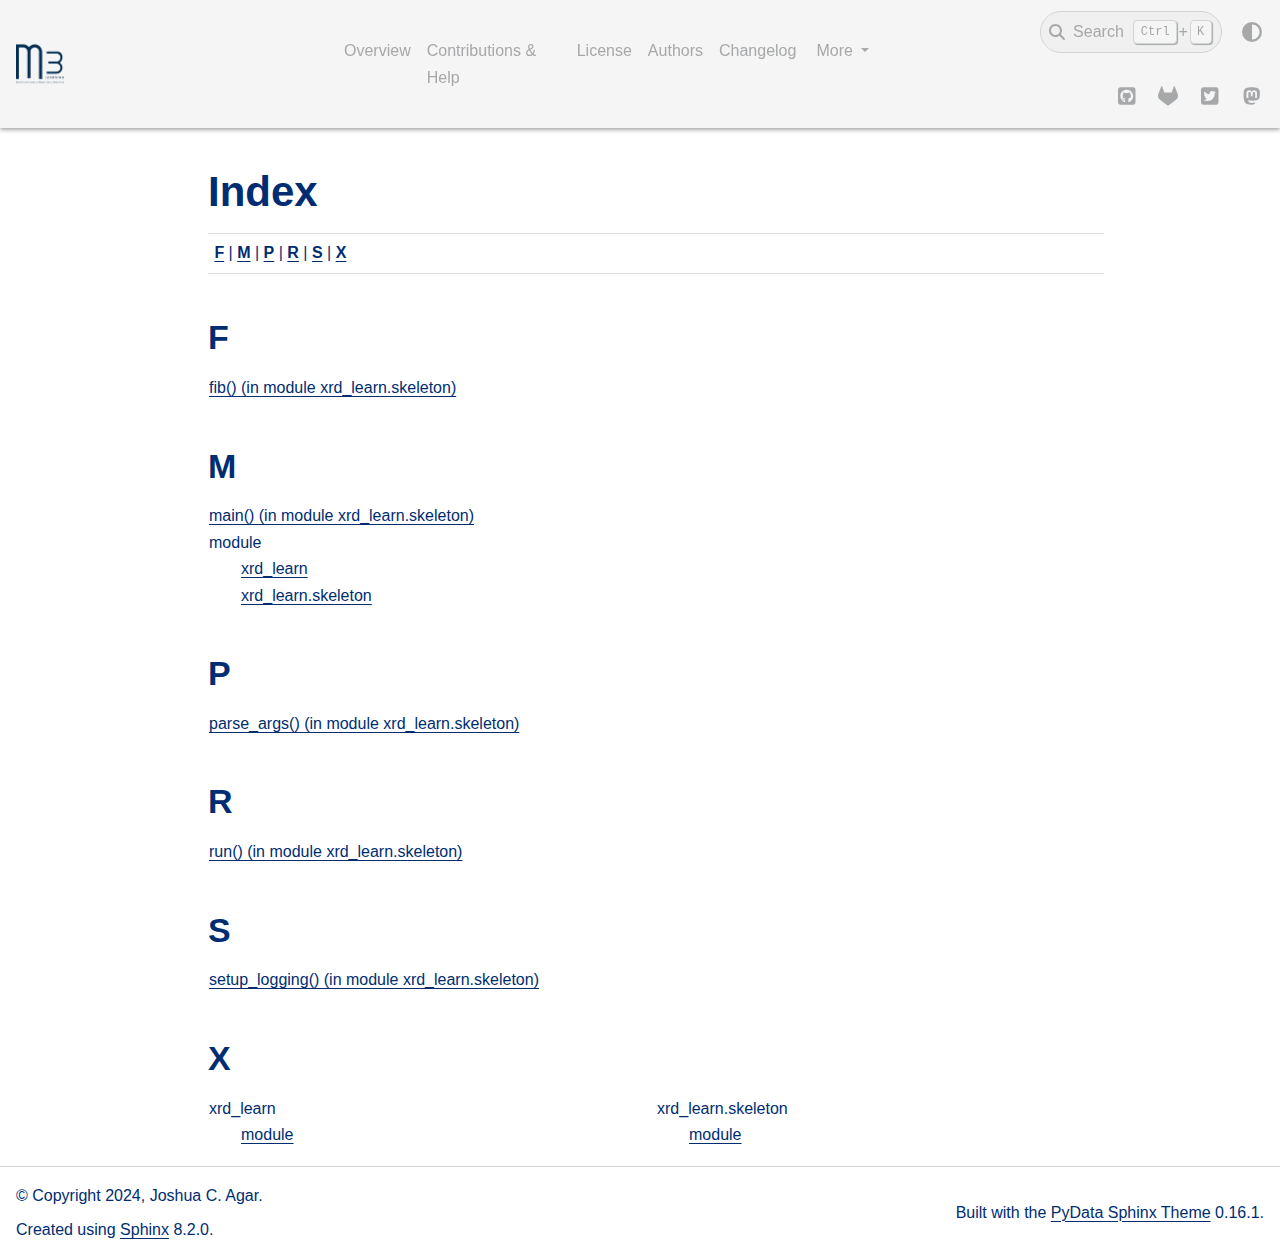
<file: genindex.html>
<!DOCTYPE html>


<html lang="en" data-content_root="./" >

  <head>
    <meta charset="utf-8" />
    <meta name="viewport" content="width=device-width, initial-scale=1.0" />
    <title>Index &#8212; XRD-Learn 1.2.0 documentation</title>
  
  
  
  <script data-cfasync="false">
    document.documentElement.dataset.mode = localStorage.getItem("mode") || "";
    document.documentElement.dataset.theme = localStorage.getItem("theme") || "";
  </script>
  <!--
    this give us a css class that will be invisible only if js is disabled
  -->
  <noscript>
    <style>
      .pst-js-only { display: none !important; }

    </style>
  </noscript>
  
  <!-- Loaded before other Sphinx assets -->
  <link href="_static/styles/theme.css?digest=8878045cc6db502f8baf" rel="stylesheet" />
<link href="_static/styles/pydata-sphinx-theme.css?digest=8878045cc6db502f8baf" rel="stylesheet" />

    <link rel="stylesheet" type="text/css" href="_static/pygments.css?v=03e43079" />
    <link rel="stylesheet" type="text/css" href="_static/custom.css?v=19c47fc1" />
  
  <!-- So that users can add custom icons -->
  <script src="_static/scripts/fontawesome.js?digest=8878045cc6db502f8baf"></script>
  <!-- Pre-loaded scripts that we'll load fully later -->
  <link rel="preload" as="script" href="_static/scripts/bootstrap.js?digest=8878045cc6db502f8baf" />
<link rel="preload" as="script" href="_static/scripts/pydata-sphinx-theme.js?digest=8878045cc6db502f8baf" />

    <script src="_static/documentation_options.js?v=6efca38a"></script>
    <script src="_static/doctools.js?v=9bcbadda"></script>
    <script src="_static/sphinx_highlight.js?v=dc90522c"></script>
    <script>DOCUMENTATION_OPTIONS.pagename = 'genindex';</script>
    <link rel="index" title="Index" href="#" />
    <link rel="search" title="Search" href="search.html" />
  <meta name="viewport" content="width=device-width, initial-scale=1"/>
  <meta name="docsearch:language" content="en"/>
  <meta name="docsearch:version" content="1.2.0" />
    <meta name="docbuild:last-update" content="Feb 19, 2025"/>
  </head>
  
  
  <body data-bs-spy="scroll" data-bs-target=".bd-toc-nav" data-offset="180" data-bs-root-margin="0px 0px -60%" data-default-mode="">

  
  
  <div id="pst-skip-link" class="skip-link d-print-none"><a href="#main-content">Skip to main content</a></div>
  
  <div id="pst-scroll-pixel-helper"></div>
  
  <button type="button" class="btn rounded-pill" id="pst-back-to-top">
    <i class="fa-solid fa-arrow-up"></i>Back to top</button>

  
  <dialog id="pst-search-dialog">
    
<form class="bd-search d-flex align-items-center"
      action="search.html"
      method="get">
  <i class="fa-solid fa-magnifying-glass"></i>
  <input type="search"
         class="form-control"
         name="q"
         placeholder="Search the docs ..."
         aria-label="Search the docs ..."
         autocomplete="off"
         autocorrect="off"
         autocapitalize="off"
         spellcheck="false"/>
  <span class="search-button__kbd-shortcut"><kbd class="kbd-shortcut__modifier">Ctrl</kbd>+<kbd>K</kbd></span>
</form>
  </dialog>

  <div class="pst-async-banner-revealer d-none">
  <aside id="bd-header-version-warning" class="d-none d-print-none" aria-label="Version warning"></aside>
</div>

  
    <header class="bd-header navbar navbar-expand-lg bd-navbar d-print-none">
<div class="bd-header__inner bd-page-width">
  <button class="pst-navbar-icon sidebar-toggle primary-toggle" aria-label="Site navigation">
    <span class="fa-solid fa-bars"></span>
  </button>
  
  
  <div class="col-lg-3 navbar-header-items__start">
    
      <div class="navbar-item">

  
    
  

<a class="navbar-brand logo" href="index.html">
  
  
  
  
  
    
    
      
    
    
    <img src="_static/Drexel_blue_Logo_square_Light.png" class="logo__image only-light" alt="XRD-Learn 1.2.0 documentation - Home"/>
    <img src="_static/Drexel_blue_Logo_square_Dark.png" class="logo__image only-dark pst-js-only" alt="XRD-Learn 1.2.0 documentation - Home"/>
  
  
</a></div>
    
  </div>
  
  <div class="col-lg-9 navbar-header-items">
    
    <div class="me-auto navbar-header-items__center">
      
        <div class="navbar-item">
<nav>
  <ul class="bd-navbar-elements navbar-nav">
    
<li class="nav-item ">
  <a class="nav-link nav-internal" href="readme.html">
    Overview
  </a>
</li>


<li class="nav-item ">
  <a class="nav-link nav-internal" href="contributing.html">
    Contributions & Help
  </a>
</li>


<li class="nav-item ">
  <a class="nav-link nav-internal" href="license.html">
    License
  </a>
</li>


<li class="nav-item ">
  <a class="nav-link nav-internal" href="authors.html">
    Authors
  </a>
</li>


<li class="nav-item ">
  <a class="nav-link nav-internal" href="changelog.html">
    Changelog
  </a>
</li>

            <li class="nav-item dropdown">
                <button class="btn dropdown-toggle nav-item" type="button"
                data-bs-toggle="dropdown" aria-expanded="false"
                aria-controls="pst-nav-more-links">
                    More
                </button>
                <ul id="pst-nav-more-links" class="dropdown-menu">
                    
<li class=" ">
  <a class="nav-link dropdown-item nav-internal" href="api/modules.html">
    Module Reference
  </a>
</li>

                </ul>
            </li>
            
  </ul>
</nav></div>
      
    </div>
    
    
    <div class="navbar-header-items__end">
      
        <div class="navbar-item navbar-persistent--container">
          

<button class="btn search-button-field search-button__button pst-js-only" title="Search" aria-label="Search" data-bs-placement="bottom" data-bs-toggle="tooltip">
 <i class="fa-solid fa-magnifying-glass"></i>
 <span class="search-button__default-text">Search</span>
 <span class="search-button__kbd-shortcut"><kbd class="kbd-shortcut__modifier">Ctrl</kbd>+<kbd class="kbd-shortcut__modifier">K</kbd></span>
</button>
        </div>
      
      
        <div class="navbar-item">

<button class="btn btn-sm nav-link pst-navbar-icon theme-switch-button pst-js-only" aria-label="Color mode" data-bs-title="Color mode"  data-bs-placement="bottom" data-bs-toggle="tooltip">
  <i class="theme-switch fa-solid fa-sun                fa-lg" data-mode="light" title="Light"></i>
  <i class="theme-switch fa-solid fa-moon               fa-lg" data-mode="dark"  title="Dark"></i>
  <i class="theme-switch fa-solid fa-circle-half-stroke fa-lg" data-mode="auto"  title="System Settings"></i>
</button></div>
      
        <div class="navbar-item"><ul class="navbar-icon-links"
    aria-label="Icon Links">
        <li class="nav-item">
          
          
          
          
          
          
          
          
          <a href="https://github.com/m3-learning/XRD-Learn.git" title="GitHub" class="nav-link pst-navbar-icon" rel="noopener" target="_blank" data-bs-toggle="tooltip" data-bs-placement="bottom"><i class="fab fa-github-square fa-lg" aria-hidden="true"></i>
            <span class="sr-only">GitHub</span></a>
        </li>
        <li class="nav-item">
          
          
          
          
          
          
          
          
          <a href="https://gitlab.com/<your-org>/<your-repo>" title="GitLab" class="nav-link pst-navbar-icon" rel="noopener" target="_blank" data-bs-toggle="tooltip" data-bs-placement="bottom"><i class="fab fa-gitlab fa-lg" aria-hidden="true"></i>
            <span class="sr-only">GitLab</span></a>
        </li>
        <li class="nav-item">
          
          
          
          
          
          
          
          
          <a href="https://twitter.com/<your-handle>" title="Twitter" class="nav-link pst-navbar-icon" rel="noopener" target="_blank" data-bs-toggle="tooltip" data-bs-placement="bottom"><i class="fab fa-twitter-square fa-lg" aria-hidden="true"></i>
            <span class="sr-only">Twitter</span></a>
        </li>
        <li class="nav-item">
          
          
          
          
          
          
          
          
          <a href="https://<your-host>@<your-handle>" title="Mastodon" class="nav-link pst-navbar-icon" rel="noopener" target="_blank" data-bs-toggle="tooltip" data-bs-placement="bottom"><i class="fab fa-mastodon fa-lg" aria-hidden="true"></i>
            <span class="sr-only">Mastodon</span></a>
        </li>
</ul></div>
      
    </div>
    
  </div>
  
  
    <div class="navbar-persistent--mobile">

<button class="btn search-button-field search-button__button pst-js-only" title="Search" aria-label="Search" data-bs-placement="bottom" data-bs-toggle="tooltip">
 <i class="fa-solid fa-magnifying-glass"></i>
 <span class="search-button__default-text">Search</span>
 <span class="search-button__kbd-shortcut"><kbd class="kbd-shortcut__modifier">Ctrl</kbd>+<kbd class="kbd-shortcut__modifier">K</kbd></span>
</button>
    </div>
  

  
</div>

    </header>
  

  <div class="bd-container">
    <div class="bd-container__inner bd-page-width">
      
      
      
        
      
      <dialog id="pst-primary-sidebar-modal"></dialog>
      <div id="pst-primary-sidebar" class="bd-sidebar-primary bd-sidebar hide-on-wide">
        

  
  <div class="sidebar-header-items sidebar-primary__section">
    
    
      <div class="sidebar-header-items__center">
        
          
          
            <div class="navbar-item">
<nav>
  <ul class="bd-navbar-elements navbar-nav">
    
<li class="nav-item ">
  <a class="nav-link nav-internal" href="readme.html">
    Overview
  </a>
</li>


<li class="nav-item ">
  <a class="nav-link nav-internal" href="contributing.html">
    Contributions & Help
  </a>
</li>


<li class="nav-item ">
  <a class="nav-link nav-internal" href="license.html">
    License
  </a>
</li>


<li class="nav-item ">
  <a class="nav-link nav-internal" href="authors.html">
    Authors
  </a>
</li>


<li class="nav-item ">
  <a class="nav-link nav-internal" href="changelog.html">
    Changelog
  </a>
</li>


<li class="nav-item ">
  <a class="nav-link nav-internal" href="api/modules.html">
    Module Reference
  </a>
</li>

  </ul>
</nav></div>
          
        
      </div>
    
    
    
      <div class="sidebar-header-items__end">
        
          <div class="navbar-item">

<button class="btn btn-sm nav-link pst-navbar-icon theme-switch-button pst-js-only" aria-label="Color mode" data-bs-title="Color mode"  data-bs-placement="bottom" data-bs-toggle="tooltip">
  <i class="theme-switch fa-solid fa-sun                fa-lg" data-mode="light" title="Light"></i>
  <i class="theme-switch fa-solid fa-moon               fa-lg" data-mode="dark"  title="Dark"></i>
  <i class="theme-switch fa-solid fa-circle-half-stroke fa-lg" data-mode="auto"  title="System Settings"></i>
</button></div>
        
          <div class="navbar-item"><ul class="navbar-icon-links"
    aria-label="Icon Links">
        <li class="nav-item">
          
          
          
          
          
          
          
          
          <a href="https://github.com/m3-learning/XRD-Learn.git" title="GitHub" class="nav-link pst-navbar-icon" rel="noopener" target="_blank" data-bs-toggle="tooltip" data-bs-placement="bottom"><i class="fab fa-github-square fa-lg" aria-hidden="true"></i>
            <span class="sr-only">GitHub</span></a>
        </li>
        <li class="nav-item">
          
          
          
          
          
          
          
          
          <a href="https://gitlab.com/<your-org>/<your-repo>" title="GitLab" class="nav-link pst-navbar-icon" rel="noopener" target="_blank" data-bs-toggle="tooltip" data-bs-placement="bottom"><i class="fab fa-gitlab fa-lg" aria-hidden="true"></i>
            <span class="sr-only">GitLab</span></a>
        </li>
        <li class="nav-item">
          
          
          
          
          
          
          
          
          <a href="https://twitter.com/<your-handle>" title="Twitter" class="nav-link pst-navbar-icon" rel="noopener" target="_blank" data-bs-toggle="tooltip" data-bs-placement="bottom"><i class="fab fa-twitter-square fa-lg" aria-hidden="true"></i>
            <span class="sr-only">Twitter</span></a>
        </li>
        <li class="nav-item">
          
          
          
          
          
          
          
          
          <a href="https://<your-host>@<your-handle>" title="Mastodon" class="nav-link pst-navbar-icon" rel="noopener" target="_blank" data-bs-toggle="tooltip" data-bs-placement="bottom"><i class="fab fa-mastodon fa-lg" aria-hidden="true"></i>
            <span class="sr-only">Mastodon</span></a>
        </li>
</ul></div>
        
      </div>
    
  </div>
  
  
  <div class="sidebar-primary-items__end sidebar-primary__section">
      <div class="sidebar-primary-item">
<div id="ethical-ad-placement"
      class="flat"
      data-ea-publisher="readthedocs"
      data-ea-type="readthedocs-sidebar"
      data-ea-manual="true">
</div></div>
  </div>


      </div>
      
      <main id="main-content" class="bd-main" role="main">
        
        
          <div class="bd-content">
            <div class="bd-article-container">
              
              <div class="bd-header-article d-print-none"></div>
              
              
              
                
<div id="searchbox"></div>
                <article class="bd-article">
                  

<h1 id="index">Index</h1>

<div class="genindex-jumpbox">
 <a href="#F"><strong>F</strong></a>
 | <a href="#M"><strong>M</strong></a>
 | <a href="#P"><strong>P</strong></a>
 | <a href="#R"><strong>R</strong></a>
 | <a href="#S"><strong>S</strong></a>
 | <a href="#X"><strong>X</strong></a>
 
</div>
<h2 id="F">F</h2>
<table style="width: 100%" class="indextable genindextable"><tr>
  <td style="width: 33%; vertical-align: top;"><ul>
      <li><a href="api/xrd_learn.html#xrd_learn.skeleton.fib">fib() (in module xrd_learn.skeleton)</a>
</li>
  </ul></td>
</tr></table>

<h2 id="M">M</h2>
<table style="width: 100%" class="indextable genindextable"><tr>
  <td style="width: 33%; vertical-align: top;"><ul>
      <li><a href="api/xrd_learn.html#xrd_learn.skeleton.main">main() (in module xrd_learn.skeleton)</a>
</li>
      <li>
    module

      <ul>
        <li><a href="api/xrd_learn.html#module-xrd_learn">xrd_learn</a>
</li>
        <li><a href="api/xrd_learn.html#module-xrd_learn.skeleton">xrd_learn.skeleton</a>
</li>
      </ul></li>
  </ul></td>
</tr></table>

<h2 id="P">P</h2>
<table style="width: 100%" class="indextable genindextable"><tr>
  <td style="width: 33%; vertical-align: top;"><ul>
      <li><a href="api/xrd_learn.html#xrd_learn.skeleton.parse_args">parse_args() (in module xrd_learn.skeleton)</a>
</li>
  </ul></td>
</tr></table>

<h2 id="R">R</h2>
<table style="width: 100%" class="indextable genindextable"><tr>
  <td style="width: 33%; vertical-align: top;"><ul>
      <li><a href="api/xrd_learn.html#xrd_learn.skeleton.run">run() (in module xrd_learn.skeleton)</a>
</li>
  </ul></td>
</tr></table>

<h2 id="S">S</h2>
<table style="width: 100%" class="indextable genindextable"><tr>
  <td style="width: 33%; vertical-align: top;"><ul>
      <li><a href="api/xrd_learn.html#xrd_learn.skeleton.setup_logging">setup_logging() (in module xrd_learn.skeleton)</a>
</li>
  </ul></td>
</tr></table>

<h2 id="X">X</h2>
<table style="width: 100%" class="indextable genindextable"><tr>
  <td style="width: 33%; vertical-align: top;"><ul>
      <li>
    xrd_learn

      <ul>
        <li><a href="api/xrd_learn.html#module-xrd_learn">module</a>
</li>
      </ul></li>
  </ul></td>
  <td style="width: 33%; vertical-align: top;"><ul>
      <li>
    xrd_learn.skeleton

      <ul>
        <li><a href="api/xrd_learn.html#module-xrd_learn.skeleton">module</a>
</li>
      </ul></li>
  </ul></td>
</tr></table>



                </article>
              
              
              
              
              
                <footer class="prev-next-footer d-print-none">
                  
<div class="prev-next-area">
</div>
                </footer>
              
            </div>
            
            
              
            
          </div>
          <footer class="bd-footer-content">
            
          </footer>
        
      </main>
    </div>
  </div>
  
  <!-- Scripts loaded after <body> so the DOM is not blocked -->
  <script defer src="_static/scripts/bootstrap.js?digest=8878045cc6db502f8baf"></script>
<script defer src="_static/scripts/pydata-sphinx-theme.js?digest=8878045cc6db502f8baf"></script>

  <footer class="bd-footer">
<div class="bd-footer__inner bd-page-width">
  
    <div class="footer-items__start">
      
        <div class="footer-item">

  <p class="copyright">
    
      © Copyright 2024, Joshua C. Agar.
      <br/>
    
  </p>
</div>
      
        <div class="footer-item">

  <p class="sphinx-version">
    Created using <a href="https://www.sphinx-doc.org/">Sphinx</a> 8.2.0.
    <br/>
  </p>
</div>
      
    </div>
  
  
  
    <div class="footer-items__end">
      
        <div class="footer-item">
<p class="theme-version">
  <!-- # L10n: Setting the PST URL as an argument as this does not need to be localized -->
  Built with the <a href="https://pydata-sphinx-theme.readthedocs.io/en/stable/index.html">PyData Sphinx Theme</a> 0.16.1.
</p></div>
      
    </div>
  
</div>

  </footer>
  </body>
</html>
</file>
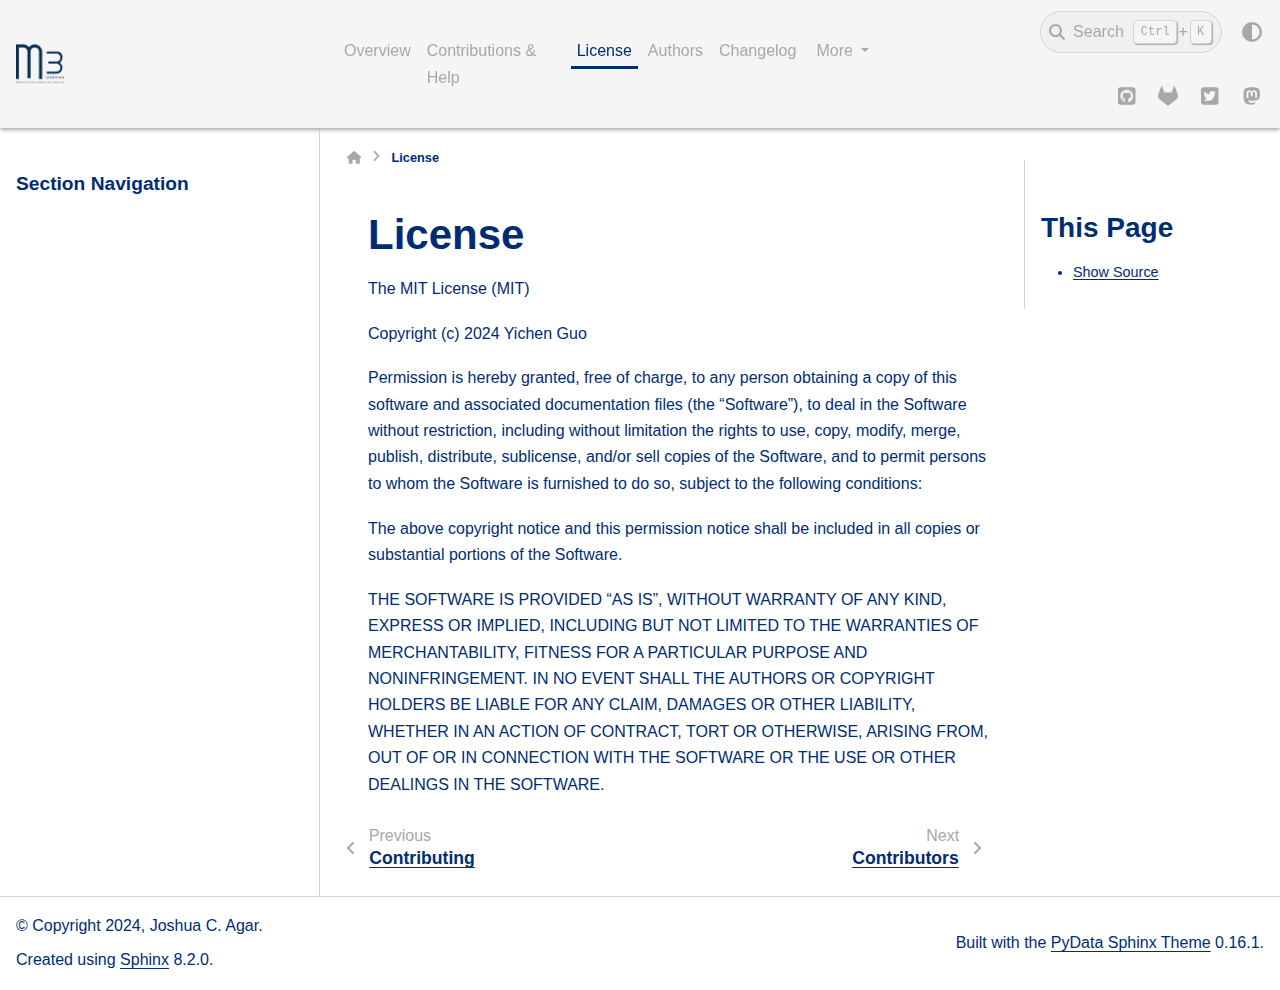
<file: license.html>
<!DOCTYPE html>


<html lang="en" data-content_root="./" >

  <head>
    <meta charset="utf-8" />
    <meta name="viewport" content="width=device-width, initial-scale=1.0" /><meta name="viewport" content="width=device-width, initial-scale=1" />

    <title>License &#8212; XRD-Learn 1.2.0 documentation</title>
  
  
  
  <script data-cfasync="false">
    document.documentElement.dataset.mode = localStorage.getItem("mode") || "";
    document.documentElement.dataset.theme = localStorage.getItem("theme") || "";
  </script>
  <!--
    this give us a css class that will be invisible only if js is disabled
  -->
  <noscript>
    <style>
      .pst-js-only { display: none !important; }

    </style>
  </noscript>
  
  <!-- Loaded before other Sphinx assets -->
  <link href="_static/styles/theme.css?digest=8878045cc6db502f8baf" rel="stylesheet" />
<link href="_static/styles/pydata-sphinx-theme.css?digest=8878045cc6db502f8baf" rel="stylesheet" />

    <link rel="stylesheet" type="text/css" href="_static/pygments.css?v=03e43079" />
    <link rel="stylesheet" type="text/css" href="_static/custom.css?v=19c47fc1" />
  
  <!-- So that users can add custom icons -->
  <script src="_static/scripts/fontawesome.js?digest=8878045cc6db502f8baf"></script>
  <!-- Pre-loaded scripts that we'll load fully later -->
  <link rel="preload" as="script" href="_static/scripts/bootstrap.js?digest=8878045cc6db502f8baf" />
<link rel="preload" as="script" href="_static/scripts/pydata-sphinx-theme.js?digest=8878045cc6db502f8baf" />

    <script src="_static/documentation_options.js?v=6efca38a"></script>
    <script src="_static/doctools.js?v=9bcbadda"></script>
    <script src="_static/sphinx_highlight.js?v=dc90522c"></script>
    <script>DOCUMENTATION_OPTIONS.pagename = 'license';</script>
    <link rel="index" title="Index" href="genindex.html" />
    <link rel="search" title="Search" href="search.html" />
    <link rel="next" title="Contributors" href="authors.html" />
    <link rel="prev" title="Contributing" href="contributing.html" />
  <meta name="viewport" content="width=device-width, initial-scale=1"/>
  <meta name="docsearch:language" content="en"/>
  <meta name="docsearch:version" content="1.2.0" />
    <meta name="docbuild:last-update" content="Feb 19, 2025"/>
  </head>
  
  
  <body data-bs-spy="scroll" data-bs-target=".bd-toc-nav" data-offset="180" data-bs-root-margin="0px 0px -60%" data-default-mode="">

  
  
  <div id="pst-skip-link" class="skip-link d-print-none"><a href="#main-content">Skip to main content</a></div>
  
  <div id="pst-scroll-pixel-helper"></div>
  
  <button type="button" class="btn rounded-pill" id="pst-back-to-top">
    <i class="fa-solid fa-arrow-up"></i>Back to top</button>

  
  <dialog id="pst-search-dialog">
    
<form class="bd-search d-flex align-items-center"
      action="search.html"
      method="get">
  <i class="fa-solid fa-magnifying-glass"></i>
  <input type="search"
         class="form-control"
         name="q"
         placeholder="Search the docs ..."
         aria-label="Search the docs ..."
         autocomplete="off"
         autocorrect="off"
         autocapitalize="off"
         spellcheck="false"/>
  <span class="search-button__kbd-shortcut"><kbd class="kbd-shortcut__modifier">Ctrl</kbd>+<kbd>K</kbd></span>
</form>
  </dialog>

  <div class="pst-async-banner-revealer d-none">
  <aside id="bd-header-version-warning" class="d-none d-print-none" aria-label="Version warning"></aside>
</div>

  
    <header class="bd-header navbar navbar-expand-lg bd-navbar d-print-none">
<div class="bd-header__inner bd-page-width">
  <button class="pst-navbar-icon sidebar-toggle primary-toggle" aria-label="Site navigation">
    <span class="fa-solid fa-bars"></span>
  </button>
  
  
  <div class="col-lg-3 navbar-header-items__start">
    
      <div class="navbar-item">

  
    
  

<a class="navbar-brand logo" href="index.html">
  
  
  
  
  
    
    
      
    
    
    <img src="_static/Drexel_blue_Logo_square_Light.png" class="logo__image only-light" alt="XRD-Learn 1.2.0 documentation - Home"/>
    <img src="_static/Drexel_blue_Logo_square_Dark.png" class="logo__image only-dark pst-js-only" alt="XRD-Learn 1.2.0 documentation - Home"/>
  
  
</a></div>
    
  </div>
  
  <div class="col-lg-9 navbar-header-items">
    
    <div class="me-auto navbar-header-items__center">
      
        <div class="navbar-item">
<nav>
  <ul class="bd-navbar-elements navbar-nav">
    
<li class="nav-item ">
  <a class="nav-link nav-internal" href="readme.html">
    Overview
  </a>
</li>


<li class="nav-item ">
  <a class="nav-link nav-internal" href="contributing.html">
    Contributions & Help
  </a>
</li>


<li class="nav-item current active">
  <a class="nav-link nav-internal" href="#">
    License
  </a>
</li>


<li class="nav-item ">
  <a class="nav-link nav-internal" href="authors.html">
    Authors
  </a>
</li>


<li class="nav-item ">
  <a class="nav-link nav-internal" href="changelog.html">
    Changelog
  </a>
</li>

            <li class="nav-item dropdown">
                <button class="btn dropdown-toggle nav-item" type="button"
                data-bs-toggle="dropdown" aria-expanded="false"
                aria-controls="pst-nav-more-links">
                    More
                </button>
                <ul id="pst-nav-more-links" class="dropdown-menu">
                    
<li class=" ">
  <a class="nav-link dropdown-item nav-internal" href="api/modules.html">
    Module Reference
  </a>
</li>

                </ul>
            </li>
            
  </ul>
</nav></div>
      
    </div>
    
    
    <div class="navbar-header-items__end">
      
        <div class="navbar-item navbar-persistent--container">
          

<button class="btn search-button-field search-button__button pst-js-only" title="Search" aria-label="Search" data-bs-placement="bottom" data-bs-toggle="tooltip">
 <i class="fa-solid fa-magnifying-glass"></i>
 <span class="search-button__default-text">Search</span>
 <span class="search-button__kbd-shortcut"><kbd class="kbd-shortcut__modifier">Ctrl</kbd>+<kbd class="kbd-shortcut__modifier">K</kbd></span>
</button>
        </div>
      
      
        <div class="navbar-item">

<button class="btn btn-sm nav-link pst-navbar-icon theme-switch-button pst-js-only" aria-label="Color mode" data-bs-title="Color mode"  data-bs-placement="bottom" data-bs-toggle="tooltip">
  <i class="theme-switch fa-solid fa-sun                fa-lg" data-mode="light" title="Light"></i>
  <i class="theme-switch fa-solid fa-moon               fa-lg" data-mode="dark"  title="Dark"></i>
  <i class="theme-switch fa-solid fa-circle-half-stroke fa-lg" data-mode="auto"  title="System Settings"></i>
</button></div>
      
        <div class="navbar-item"><ul class="navbar-icon-links"
    aria-label="Icon Links">
        <li class="nav-item">
          
          
          
          
          
          
          
          
          <a href="https://github.com/m3-learning/XRD-Learn.git" title="GitHub" class="nav-link pst-navbar-icon" rel="noopener" target="_blank" data-bs-toggle="tooltip" data-bs-placement="bottom"><i class="fab fa-github-square fa-lg" aria-hidden="true"></i>
            <span class="sr-only">GitHub</span></a>
        </li>
        <li class="nav-item">
          
          
          
          
          
          
          
          
          <a href="https://gitlab.com/<your-org>/<your-repo>" title="GitLab" class="nav-link pst-navbar-icon" rel="noopener" target="_blank" data-bs-toggle="tooltip" data-bs-placement="bottom"><i class="fab fa-gitlab fa-lg" aria-hidden="true"></i>
            <span class="sr-only">GitLab</span></a>
        </li>
        <li class="nav-item">
          
          
          
          
          
          
          
          
          <a href="https://twitter.com/<your-handle>" title="Twitter" class="nav-link pst-navbar-icon" rel="noopener" target="_blank" data-bs-toggle="tooltip" data-bs-placement="bottom"><i class="fab fa-twitter-square fa-lg" aria-hidden="true"></i>
            <span class="sr-only">Twitter</span></a>
        </li>
        <li class="nav-item">
          
          
          
          
          
          
          
          
          <a href="https://<your-host>@<your-handle>" title="Mastodon" class="nav-link pst-navbar-icon" rel="noopener" target="_blank" data-bs-toggle="tooltip" data-bs-placement="bottom"><i class="fab fa-mastodon fa-lg" aria-hidden="true"></i>
            <span class="sr-only">Mastodon</span></a>
        </li>
</ul></div>
      
    </div>
    
  </div>
  
  
    <div class="navbar-persistent--mobile">

<button class="btn search-button-field search-button__button pst-js-only" title="Search" aria-label="Search" data-bs-placement="bottom" data-bs-toggle="tooltip">
 <i class="fa-solid fa-magnifying-glass"></i>
 <span class="search-button__default-text">Search</span>
 <span class="search-button__kbd-shortcut"><kbd class="kbd-shortcut__modifier">Ctrl</kbd>+<kbd class="kbd-shortcut__modifier">K</kbd></span>
</button>
    </div>
  

  
    <button class="pst-navbar-icon sidebar-toggle secondary-toggle" aria-label="On this page">
      <span class="fa-solid fa-outdent"></span>
    </button>
  
</div>

    </header>
  

  <div class="bd-container">
    <div class="bd-container__inner bd-page-width">
      
      
      
      <dialog id="pst-primary-sidebar-modal"></dialog>
      <div id="pst-primary-sidebar" class="bd-sidebar-primary bd-sidebar">
        

  
  <div class="sidebar-header-items sidebar-primary__section">
    
    
      <div class="sidebar-header-items__center">
        
          
          
            <div class="navbar-item">
<nav>
  <ul class="bd-navbar-elements navbar-nav">
    
<li class="nav-item ">
  <a class="nav-link nav-internal" href="readme.html">
    Overview
  </a>
</li>


<li class="nav-item ">
  <a class="nav-link nav-internal" href="contributing.html">
    Contributions & Help
  </a>
</li>


<li class="nav-item current active">
  <a class="nav-link nav-internal" href="#">
    License
  </a>
</li>


<li class="nav-item ">
  <a class="nav-link nav-internal" href="authors.html">
    Authors
  </a>
</li>


<li class="nav-item ">
  <a class="nav-link nav-internal" href="changelog.html">
    Changelog
  </a>
</li>


<li class="nav-item ">
  <a class="nav-link nav-internal" href="api/modules.html">
    Module Reference
  </a>
</li>

  </ul>
</nav></div>
          
        
      </div>
    
    
    
      <div class="sidebar-header-items__end">
        
          <div class="navbar-item">

<button class="btn btn-sm nav-link pst-navbar-icon theme-switch-button pst-js-only" aria-label="Color mode" data-bs-title="Color mode"  data-bs-placement="bottom" data-bs-toggle="tooltip">
  <i class="theme-switch fa-solid fa-sun                fa-lg" data-mode="light" title="Light"></i>
  <i class="theme-switch fa-solid fa-moon               fa-lg" data-mode="dark"  title="Dark"></i>
  <i class="theme-switch fa-solid fa-circle-half-stroke fa-lg" data-mode="auto"  title="System Settings"></i>
</button></div>
        
          <div class="navbar-item"><ul class="navbar-icon-links"
    aria-label="Icon Links">
        <li class="nav-item">
          
          
          
          
          
          
          
          
          <a href="https://github.com/m3-learning/XRD-Learn.git" title="GitHub" class="nav-link pst-navbar-icon" rel="noopener" target="_blank" data-bs-toggle="tooltip" data-bs-placement="bottom"><i class="fab fa-github-square fa-lg" aria-hidden="true"></i>
            <span class="sr-only">GitHub</span></a>
        </li>
        <li class="nav-item">
          
          
          
          
          
          
          
          
          <a href="https://gitlab.com/<your-org>/<your-repo>" title="GitLab" class="nav-link pst-navbar-icon" rel="noopener" target="_blank" data-bs-toggle="tooltip" data-bs-placement="bottom"><i class="fab fa-gitlab fa-lg" aria-hidden="true"></i>
            <span class="sr-only">GitLab</span></a>
        </li>
        <li class="nav-item">
          
          
          
          
          
          
          
          
          <a href="https://twitter.com/<your-handle>" title="Twitter" class="nav-link pst-navbar-icon" rel="noopener" target="_blank" data-bs-toggle="tooltip" data-bs-placement="bottom"><i class="fab fa-twitter-square fa-lg" aria-hidden="true"></i>
            <span class="sr-only">Twitter</span></a>
        </li>
        <li class="nav-item">
          
          
          
          
          
          
          
          
          <a href="https://<your-host>@<your-handle>" title="Mastodon" class="nav-link pst-navbar-icon" rel="noopener" target="_blank" data-bs-toggle="tooltip" data-bs-placement="bottom"><i class="fab fa-mastodon fa-lg" aria-hidden="true"></i>
            <span class="sr-only">Mastodon</span></a>
        </li>
</ul></div>
        
      </div>
    
  </div>
  
    <div class="sidebar-primary-items__start sidebar-primary__section">
        <div class="sidebar-primary-item">
<nav class="bd-docs-nav bd-links"
     aria-label="Section Navigation">
  <p class="bd-links__title" role="heading" aria-level="1">Section Navigation</p>
  <div class="bd-toc-item navbar-nav"></div>
</nav></div>
    </div>
  
  
  <div class="sidebar-primary-items__end sidebar-primary__section">
      <div class="sidebar-primary-item">
<div id="ethical-ad-placement"
      class="flat"
      data-ea-publisher="readthedocs"
      data-ea-type="readthedocs-sidebar"
      data-ea-manual="true">
</div></div>
  </div>


      </div>
      
      <main id="main-content" class="bd-main" role="main">
        
        
          <div class="bd-content">
            <div class="bd-article-container">
              
              <div class="bd-header-article d-print-none">
<div class="header-article-items header-article__inner">
  
    <div class="header-article-items__start">
      
        <div class="header-article-item">

<nav aria-label="Breadcrumb" class="d-print-none">
  <ul class="bd-breadcrumbs">
    
    <li class="breadcrumb-item breadcrumb-home">
      <a href="index.html" class="nav-link" aria-label="Home">
        <i class="fa-solid fa-home"></i>
      </a>
    </li>
    <li class="breadcrumb-item active" aria-current="page"><span class="ellipsis">License</span></li>
  </ul>
</nav>
</div>
      
    </div>
  
  
</div>
</div>
              
              
              
                
<div id="searchbox"></div>
                <article class="bd-article">
                  
  <section id="license">
<span id="id1"></span><h1>License<a class="headerlink" href="#license" title="Link to this heading">#</a></h1>
<p>The MIT License (MIT)</p>
<p>Copyright (c) 2024 Yichen Guo</p>
<p>Permission is hereby granted, free of charge, to any person obtaining a copy
of this software and associated documentation files (the “Software”), to deal
in the Software without restriction, including without limitation the rights
to use, copy, modify, merge, publish, distribute, sublicense, and/or sell
copies of the Software, and to permit persons to whom the Software is
furnished to do so, subject to the following conditions:</p>
<p>The above copyright notice and this permission notice shall be included in all
copies or substantial portions of the Software.</p>
<p>THE SOFTWARE IS PROVIDED “AS IS”, WITHOUT WARRANTY OF ANY KIND, EXPRESS OR
IMPLIED, INCLUDING BUT NOT LIMITED TO THE WARRANTIES OF MERCHANTABILITY,
FITNESS FOR A PARTICULAR PURPOSE AND NONINFRINGEMENT. IN NO EVENT SHALL THE
AUTHORS OR COPYRIGHT HOLDERS BE LIABLE FOR ANY CLAIM, DAMAGES OR OTHER
LIABILITY, WHETHER IN AN ACTION OF CONTRACT, TORT OR OTHERWISE, ARISING FROM,
OUT OF OR IN CONNECTION WITH THE SOFTWARE OR THE USE OR OTHER DEALINGS IN THE
SOFTWARE.</p>
</section>


                </article>
              
              
              
              
              
                <footer class="prev-next-footer d-print-none">
                  
<div class="prev-next-area">
    <a class="left-prev"
       href="contributing.html"
       title="previous page">
      <i class="fa-solid fa-angle-left"></i>
      <div class="prev-next-info">
        <p class="prev-next-subtitle">previous</p>
        <p class="prev-next-title">Contributing</p>
      </div>
    </a>
    <a class="right-next"
       href="authors.html"
       title="next page">
      <div class="prev-next-info">
        <p class="prev-next-subtitle">next</p>
        <p class="prev-next-title">Contributors</p>
      </div>
      <i class="fa-solid fa-angle-right"></i>
    </a>
</div>
                </footer>
              
            </div>
            
            
              
                <dialog id="pst-secondary-sidebar-modal"></dialog>
                <div id="pst-secondary-sidebar" class="bd-sidebar-secondary bd-toc"><div class="sidebar-secondary-items sidebar-secondary__inner">


  <div class="sidebar-secondary-item">
  <div role="note" aria-label="source link">
    <h3>This Page</h3>
    <ul class="this-page-menu">
      <li><a href="_sources/license.rst.txt"
            rel="nofollow">Show Source</a></li>
    </ul>
   </div></div>

</div></div>
              
            
          </div>
          <footer class="bd-footer-content">
            
          </footer>
        
      </main>
    </div>
  </div>
  
  <!-- Scripts loaded after <body> so the DOM is not blocked -->
  <script defer src="_static/scripts/bootstrap.js?digest=8878045cc6db502f8baf"></script>
<script defer src="_static/scripts/pydata-sphinx-theme.js?digest=8878045cc6db502f8baf"></script>

  <footer class="bd-footer">
<div class="bd-footer__inner bd-page-width">
  
    <div class="footer-items__start">
      
        <div class="footer-item">

  <p class="copyright">
    
      © Copyright 2024, Joshua C. Agar.
      <br/>
    
  </p>
</div>
      
        <div class="footer-item">

  <p class="sphinx-version">
    Created using <a href="https://www.sphinx-doc.org/">Sphinx</a> 8.2.0.
    <br/>
  </p>
</div>
      
    </div>
  
  
  
    <div class="footer-items__end">
      
        <div class="footer-item">
<p class="theme-version">
  <!-- # L10n: Setting the PST URL as an argument as this does not need to be localized -->
  Built with the <a href="https://pydata-sphinx-theme.readthedocs.io/en/stable/index.html">PyData Sphinx Theme</a> 0.16.1.
</p></div>
      
    </div>
  
</div>

  </footer>
  </body>
</html>
</file>
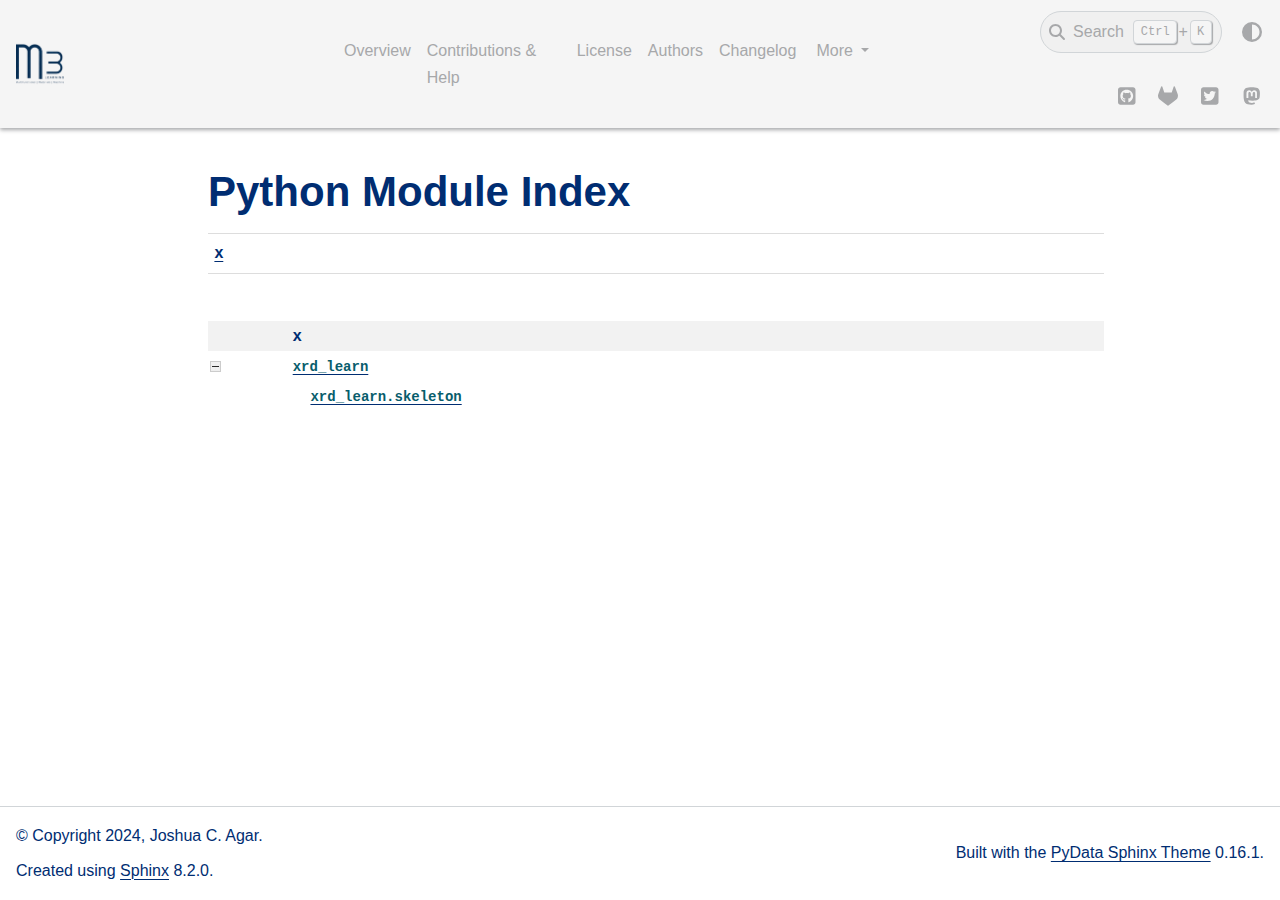
<file: py-modindex.html>
<!DOCTYPE html>


<html lang="en" data-content_root="./" >

  <head>
    <meta charset="utf-8" />
    <meta name="viewport" content="width=device-width, initial-scale=1.0" />
    <title>Python Module Index &#8212; XRD-Learn 1.2.0 documentation</title>
  
  
  
  <script data-cfasync="false">
    document.documentElement.dataset.mode = localStorage.getItem("mode") || "";
    document.documentElement.dataset.theme = localStorage.getItem("theme") || "";
  </script>
  <!--
    this give us a css class that will be invisible only if js is disabled
  -->
  <noscript>
    <style>
      .pst-js-only { display: none !important; }

    </style>
  </noscript>
  
  <!-- Loaded before other Sphinx assets -->
  <link href="_static/styles/theme.css?digest=8878045cc6db502f8baf" rel="stylesheet" />
<link href="_static/styles/pydata-sphinx-theme.css?digest=8878045cc6db502f8baf" rel="stylesheet" />

    <link rel="stylesheet" type="text/css" href="_static/pygments.css?v=03e43079" />
    <link rel="stylesheet" type="text/css" href="_static/custom.css?v=19c47fc1" />
  
  <!-- So that users can add custom icons -->
  <script src="_static/scripts/fontawesome.js?digest=8878045cc6db502f8baf"></script>
  <!-- Pre-loaded scripts that we'll load fully later -->
  <link rel="preload" as="script" href="_static/scripts/bootstrap.js?digest=8878045cc6db502f8baf" />
<link rel="preload" as="script" href="_static/scripts/pydata-sphinx-theme.js?digest=8878045cc6db502f8baf" />

    <script src="_static/documentation_options.js?v=6efca38a"></script>
    <script src="_static/doctools.js?v=9bcbadda"></script>
    <script src="_static/sphinx_highlight.js?v=dc90522c"></script>
    <script>DOCUMENTATION_OPTIONS.pagename = 'py-modindex';</script>
    <link rel="index" title="Index" href="genindex.html" />
    <link rel="search" title="Search" href="search.html" />

  <meta name="viewport" content="width=device-width, initial-scale=1"/>
  <meta name="docsearch:language" content="en"/>
  <meta name="docsearch:version" content="1.2.0" />
    <meta name="docbuild:last-update" content="Feb 19, 2025"/>


  </head>
  
  
  <body data-bs-spy="scroll" data-bs-target=".bd-toc-nav" data-offset="180" data-bs-root-margin="0px 0px -60%" data-default-mode="">

  
  
  <div id="pst-skip-link" class="skip-link d-print-none"><a href="#main-content">Skip to main content</a></div>
  
  <div id="pst-scroll-pixel-helper"></div>
  
  <button type="button" class="btn rounded-pill" id="pst-back-to-top">
    <i class="fa-solid fa-arrow-up"></i>Back to top</button>

  
  <dialog id="pst-search-dialog">
    
<form class="bd-search d-flex align-items-center"
      action="search.html"
      method="get">
  <i class="fa-solid fa-magnifying-glass"></i>
  <input type="search"
         class="form-control"
         name="q"
         placeholder="Search the docs ..."
         aria-label="Search the docs ..."
         autocomplete="off"
         autocorrect="off"
         autocapitalize="off"
         spellcheck="false"/>
  <span class="search-button__kbd-shortcut"><kbd class="kbd-shortcut__modifier">Ctrl</kbd>+<kbd>K</kbd></span>
</form>
  </dialog>

  <div class="pst-async-banner-revealer d-none">
  <aside id="bd-header-version-warning" class="d-none d-print-none" aria-label="Version warning"></aside>
</div>

  
    <header class="bd-header navbar navbar-expand-lg bd-navbar d-print-none">
<div class="bd-header__inner bd-page-width">
  <button class="pst-navbar-icon sidebar-toggle primary-toggle" aria-label="Site navigation">
    <span class="fa-solid fa-bars"></span>
  </button>
  
  
  <div class="col-lg-3 navbar-header-items__start">
    
      <div class="navbar-item">

  
    
  

<a class="navbar-brand logo" href="index.html">
  
  
  
  
  
    
    
      
    
    
    <img src="_static/Drexel_blue_Logo_square_Light.png" class="logo__image only-light" alt="XRD-Learn 1.2.0 documentation - Home"/>
    <img src="_static/Drexel_blue_Logo_square_Dark.png" class="logo__image only-dark pst-js-only" alt="XRD-Learn 1.2.0 documentation - Home"/>
  
  
</a></div>
    
  </div>
  
  <div class="col-lg-9 navbar-header-items">
    
    <div class="me-auto navbar-header-items__center">
      
        <div class="navbar-item">
<nav>
  <ul class="bd-navbar-elements navbar-nav">
    
<li class="nav-item ">
  <a class="nav-link nav-internal" href="readme.html">
    Overview
  </a>
</li>


<li class="nav-item ">
  <a class="nav-link nav-internal" href="contributing.html">
    Contributions & Help
  </a>
</li>


<li class="nav-item ">
  <a class="nav-link nav-internal" href="license.html">
    License
  </a>
</li>


<li class="nav-item ">
  <a class="nav-link nav-internal" href="authors.html">
    Authors
  </a>
</li>


<li class="nav-item ">
  <a class="nav-link nav-internal" href="changelog.html">
    Changelog
  </a>
</li>

            <li class="nav-item dropdown">
                <button class="btn dropdown-toggle nav-item" type="button"
                data-bs-toggle="dropdown" aria-expanded="false"
                aria-controls="pst-nav-more-links">
                    More
                </button>
                <ul id="pst-nav-more-links" class="dropdown-menu">
                    
<li class=" ">
  <a class="nav-link dropdown-item nav-internal" href="api/modules.html">
    Module Reference
  </a>
</li>

                </ul>
            </li>
            
  </ul>
</nav></div>
      
    </div>
    
    
    <div class="navbar-header-items__end">
      
        <div class="navbar-item navbar-persistent--container">
          

<button class="btn search-button-field search-button__button pst-js-only" title="Search" aria-label="Search" data-bs-placement="bottom" data-bs-toggle="tooltip">
 <i class="fa-solid fa-magnifying-glass"></i>
 <span class="search-button__default-text">Search</span>
 <span class="search-button__kbd-shortcut"><kbd class="kbd-shortcut__modifier">Ctrl</kbd>+<kbd class="kbd-shortcut__modifier">K</kbd></span>
</button>
        </div>
      
      
        <div class="navbar-item">

<button class="btn btn-sm nav-link pst-navbar-icon theme-switch-button pst-js-only" aria-label="Color mode" data-bs-title="Color mode"  data-bs-placement="bottom" data-bs-toggle="tooltip">
  <i class="theme-switch fa-solid fa-sun                fa-lg" data-mode="light" title="Light"></i>
  <i class="theme-switch fa-solid fa-moon               fa-lg" data-mode="dark"  title="Dark"></i>
  <i class="theme-switch fa-solid fa-circle-half-stroke fa-lg" data-mode="auto"  title="System Settings"></i>
</button></div>
      
        <div class="navbar-item"><ul class="navbar-icon-links"
    aria-label="Icon Links">
        <li class="nav-item">
          
          
          
          
          
          
          
          
          <a href="https://github.com/m3-learning/XRD-Learn.git" title="GitHub" class="nav-link pst-navbar-icon" rel="noopener" target="_blank" data-bs-toggle="tooltip" data-bs-placement="bottom"><i class="fab fa-github-square fa-lg" aria-hidden="true"></i>
            <span class="sr-only">GitHub</span></a>
        </li>
        <li class="nav-item">
          
          
          
          
          
          
          
          
          <a href="https://gitlab.com/<your-org>/<your-repo>" title="GitLab" class="nav-link pst-navbar-icon" rel="noopener" target="_blank" data-bs-toggle="tooltip" data-bs-placement="bottom"><i class="fab fa-gitlab fa-lg" aria-hidden="true"></i>
            <span class="sr-only">GitLab</span></a>
        </li>
        <li class="nav-item">
          
          
          
          
          
          
          
          
          <a href="https://twitter.com/<your-handle>" title="Twitter" class="nav-link pst-navbar-icon" rel="noopener" target="_blank" data-bs-toggle="tooltip" data-bs-placement="bottom"><i class="fab fa-twitter-square fa-lg" aria-hidden="true"></i>
            <span class="sr-only">Twitter</span></a>
        </li>
        <li class="nav-item">
          
          
          
          
          
          
          
          
          <a href="https://<your-host>@<your-handle>" title="Mastodon" class="nav-link pst-navbar-icon" rel="noopener" target="_blank" data-bs-toggle="tooltip" data-bs-placement="bottom"><i class="fab fa-mastodon fa-lg" aria-hidden="true"></i>
            <span class="sr-only">Mastodon</span></a>
        </li>
</ul></div>
      
    </div>
    
  </div>
  
  
    <div class="navbar-persistent--mobile">

<button class="btn search-button-field search-button__button pst-js-only" title="Search" aria-label="Search" data-bs-placement="bottom" data-bs-toggle="tooltip">
 <i class="fa-solid fa-magnifying-glass"></i>
 <span class="search-button__default-text">Search</span>
 <span class="search-button__kbd-shortcut"><kbd class="kbd-shortcut__modifier">Ctrl</kbd>+<kbd class="kbd-shortcut__modifier">K</kbd></span>
</button>
    </div>
  

  
</div>

    </header>
  

  <div class="bd-container">
    <div class="bd-container__inner bd-page-width">
      
      
      
        
      
      <dialog id="pst-primary-sidebar-modal"></dialog>
      <div id="pst-primary-sidebar" class="bd-sidebar-primary bd-sidebar hide-on-wide">
        

  
  <div class="sidebar-header-items sidebar-primary__section">
    
    
      <div class="sidebar-header-items__center">
        
          
          
            <div class="navbar-item">
<nav>
  <ul class="bd-navbar-elements navbar-nav">
    
<li class="nav-item ">
  <a class="nav-link nav-internal" href="readme.html">
    Overview
  </a>
</li>


<li class="nav-item ">
  <a class="nav-link nav-internal" href="contributing.html">
    Contributions & Help
  </a>
</li>


<li class="nav-item ">
  <a class="nav-link nav-internal" href="license.html">
    License
  </a>
</li>


<li class="nav-item ">
  <a class="nav-link nav-internal" href="authors.html">
    Authors
  </a>
</li>


<li class="nav-item ">
  <a class="nav-link nav-internal" href="changelog.html">
    Changelog
  </a>
</li>


<li class="nav-item ">
  <a class="nav-link nav-internal" href="api/modules.html">
    Module Reference
  </a>
</li>

  </ul>
</nav></div>
          
        
      </div>
    
    
    
      <div class="sidebar-header-items__end">
        
          <div class="navbar-item">

<button class="btn btn-sm nav-link pst-navbar-icon theme-switch-button pst-js-only" aria-label="Color mode" data-bs-title="Color mode"  data-bs-placement="bottom" data-bs-toggle="tooltip">
  <i class="theme-switch fa-solid fa-sun                fa-lg" data-mode="light" title="Light"></i>
  <i class="theme-switch fa-solid fa-moon               fa-lg" data-mode="dark"  title="Dark"></i>
  <i class="theme-switch fa-solid fa-circle-half-stroke fa-lg" data-mode="auto"  title="System Settings"></i>
</button></div>
        
          <div class="navbar-item"><ul class="navbar-icon-links"
    aria-label="Icon Links">
        <li class="nav-item">
          
          
          
          
          
          
          
          
          <a href="https://github.com/m3-learning/XRD-Learn.git" title="GitHub" class="nav-link pst-navbar-icon" rel="noopener" target="_blank" data-bs-toggle="tooltip" data-bs-placement="bottom"><i class="fab fa-github-square fa-lg" aria-hidden="true"></i>
            <span class="sr-only">GitHub</span></a>
        </li>
        <li class="nav-item">
          
          
          
          
          
          
          
          
          <a href="https://gitlab.com/<your-org>/<your-repo>" title="GitLab" class="nav-link pst-navbar-icon" rel="noopener" target="_blank" data-bs-toggle="tooltip" data-bs-placement="bottom"><i class="fab fa-gitlab fa-lg" aria-hidden="true"></i>
            <span class="sr-only">GitLab</span></a>
        </li>
        <li class="nav-item">
          
          
          
          
          
          
          
          
          <a href="https://twitter.com/<your-handle>" title="Twitter" class="nav-link pst-navbar-icon" rel="noopener" target="_blank" data-bs-toggle="tooltip" data-bs-placement="bottom"><i class="fab fa-twitter-square fa-lg" aria-hidden="true"></i>
            <span class="sr-only">Twitter</span></a>
        </li>
        <li class="nav-item">
          
          
          
          
          
          
          
          
          <a href="https://<your-host>@<your-handle>" title="Mastodon" class="nav-link pst-navbar-icon" rel="noopener" target="_blank" data-bs-toggle="tooltip" data-bs-placement="bottom"><i class="fab fa-mastodon fa-lg" aria-hidden="true"></i>
            <span class="sr-only">Mastodon</span></a>
        </li>
</ul></div>
        
      </div>
    
  </div>
  
  
  <div class="sidebar-primary-items__end sidebar-primary__section">
      <div class="sidebar-primary-item">
<div id="ethical-ad-placement"
      class="flat"
      data-ea-publisher="readthedocs"
      data-ea-type="readthedocs-sidebar"
      data-ea-manual="true">
</div></div>
  </div>


      </div>
      
      <main id="main-content" class="bd-main" role="main">
        
        
          <div class="bd-content">
            <div class="bd-article-container">
              
              <div class="bd-header-article d-print-none"></div>
              
              
              
                
<div id="searchbox"></div>
                <article class="bd-article">
                  

   <h1>Python Module Index</h1>

   <div class="modindex-jumpbox">
   <a href="#cap-x"><strong>x</strong></a>
   </div>

   <table class="indextable modindextable">
     <tr class="pcap"><td></td><td>&#160;</td><td></td></tr>
     <tr class="cap" id="cap-x"><td></td><td>
       <strong>x</strong></td><td></td></tr>
     <tr>
       <td><img src="_static/minus.png" class="toggler"
              id="toggle-1" style="display: none" alt="-" /></td>
       <td>
       <a href="api/xrd_learn.html#module-xrd_learn"><code class="xref">xrd_learn</code></a></td><td>
       <em></em></td></tr>
     <tr class="cg-1">
       <td></td>
       <td>&#160;&#160;&#160;
       <a href="api/xrd_learn.html#module-xrd_learn.skeleton"><code class="xref">xrd_learn.skeleton</code></a></td><td>
       <em></em></td></tr>
   </table>


                </article>
              
              
              
              
              
                <footer class="prev-next-footer d-print-none">
                  
<div class="prev-next-area">
</div>
                </footer>
              
            </div>
            
            
              
            
          </div>
          <footer class="bd-footer-content">
            
          </footer>
        
      </main>
    </div>
  </div>
  
  <!-- Scripts loaded after <body> so the DOM is not blocked -->
  <script defer src="_static/scripts/bootstrap.js?digest=8878045cc6db502f8baf"></script>
<script defer src="_static/scripts/pydata-sphinx-theme.js?digest=8878045cc6db502f8baf"></script>

  <footer class="bd-footer">
<div class="bd-footer__inner bd-page-width">
  
    <div class="footer-items__start">
      
        <div class="footer-item">

  <p class="copyright">
    
      © Copyright 2024, Joshua C. Agar.
      <br/>
    
  </p>
</div>
      
        <div class="footer-item">

  <p class="sphinx-version">
    Created using <a href="https://www.sphinx-doc.org/">Sphinx</a> 8.2.0.
    <br/>
  </p>
</div>
      
    </div>
  
  
  
    <div class="footer-items__end">
      
        <div class="footer-item">
<p class="theme-version">
  <!-- # L10n: Setting the PST URL as an argument as this does not need to be localized -->
  Built with the <a href="https://pydata-sphinx-theme.readthedocs.io/en/stable/index.html">PyData Sphinx Theme</a> 0.16.1.
</p></div>
      
    </div>
  
</div>

  </footer>
  </body>
</html>
</file>
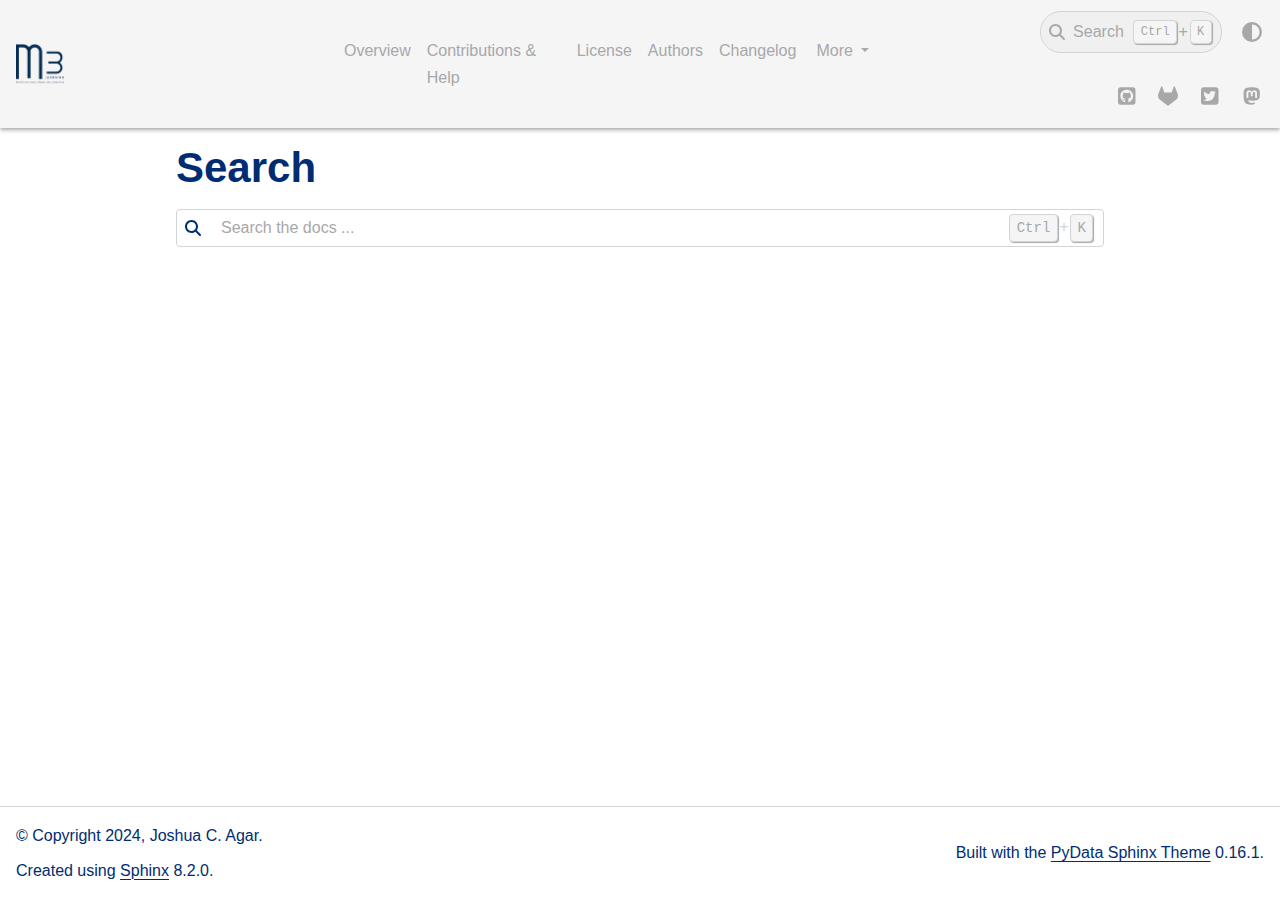
<file: search.html>
<!DOCTYPE html>


<html lang="en" data-content_root="./" >

  <head>
    <meta charset="utf-8" />
    <meta name="viewport" content="width=device-width, initial-scale=1.0" /><title>Search - XRD-Learn 1.2.0 documentation</title>
  
  
  
  <script data-cfasync="false">
    document.documentElement.dataset.mode = localStorage.getItem("mode") || "";
    document.documentElement.dataset.theme = localStorage.getItem("theme") || "";
  </script>
  <!--
    this give us a css class that will be invisible only if js is disabled
  -->
  <noscript>
    <style>
      .pst-js-only { display: none !important; }

    </style>
  </noscript>
  
  <!-- Loaded before other Sphinx assets -->
  <link href="_static/styles/theme.css?digest=8878045cc6db502f8baf" rel="stylesheet" />
<link href="_static/styles/pydata-sphinx-theme.css?digest=8878045cc6db502f8baf" rel="stylesheet" />

    <link rel="stylesheet" type="text/css" href="_static/pygments.css?v=03e43079" />
    <link rel="stylesheet" type="text/css" href="_static/custom.css?v=19c47fc1" />
  
  <!-- So that users can add custom icons -->
  <script src="_static/scripts/fontawesome.js?digest=8878045cc6db502f8baf"></script>
  <!-- Pre-loaded scripts that we'll load fully later -->
  <link rel="preload" as="script" href="_static/scripts/bootstrap.js?digest=8878045cc6db502f8baf" />
<link rel="preload" as="script" href="_static/scripts/pydata-sphinx-theme.js?digest=8878045cc6db502f8baf" />

    <script src="_static/documentation_options.js?v=6efca38a"></script>
    <script src="_static/doctools.js?v=9bcbadda"></script>
    <script src="_static/sphinx_highlight.js?v=dc90522c"></script>
    <script>DOCUMENTATION_OPTIONS.pagename = 'search';</script>
  <script src="_static/searchtools.js"></script>
  <script src="_static/language_data.js"></script>
  <script src="searchindex.js"></script>
    <link rel="index" title="Index" href="genindex.html" />
    <link rel="search" title="Search" href="#" />
  <meta name="viewport" content="width=device-width, initial-scale=1"/>
  <meta name="docsearch:language" content="en"/>
  <meta name="docsearch:version" content="1.2.0" />
    <meta name="docbuild:last-update" content="Feb 19, 2025"/>
  </head>
  
  
  <body data-bs-spy="scroll" data-bs-target=".bd-toc-nav" data-offset="180" data-bs-root-margin="0px 0px -60%" data-default-mode="">

  
  
  <div id="pst-skip-link" class="skip-link d-print-none"><a href="#main-content">Skip to main content</a></div>
  
  <div id="pst-scroll-pixel-helper"></div>
  
  <button type="button" class="btn rounded-pill" id="pst-back-to-top">
    <i class="fa-solid fa-arrow-up"></i>Back to top</button>

  
  <dialog id="pst-search-dialog">
    
<form class="bd-search d-flex align-items-center"
      action="#"
      method="get">
  <i class="fa-solid fa-magnifying-glass"></i>
  <input type="search"
         class="form-control"
         name="q"
         placeholder="Search the docs ..."
         aria-label="Search the docs ..."
         autocomplete="off"
         autocorrect="off"
         autocapitalize="off"
         spellcheck="false"/>
  <span class="search-button__kbd-shortcut"><kbd class="kbd-shortcut__modifier">Ctrl</kbd>+<kbd>K</kbd></span>
</form>
  </dialog>

  <div class="pst-async-banner-revealer d-none">
  <aside id="bd-header-version-warning" class="d-none d-print-none" aria-label="Version warning"></aside>
</div>

  
    <header class="bd-header navbar navbar-expand-lg bd-navbar d-print-none">
<div class="bd-header__inner bd-page-width">
  <button class="pst-navbar-icon sidebar-toggle primary-toggle" aria-label="Site navigation">
    <span class="fa-solid fa-bars"></span>
  </button>
  
  
  <div class="col-lg-3 navbar-header-items__start">
    
      <div class="navbar-item">

  
    
  

<a class="navbar-brand logo" href="index.html">
  
  
  
  
  
    
    
      
    
    
    <img src="_static/Drexel_blue_Logo_square_Light.png" class="logo__image only-light" alt="XRD-Learn 1.2.0 documentation - Home"/>
    <img src="_static/Drexel_blue_Logo_square_Dark.png" class="logo__image only-dark pst-js-only" alt="XRD-Learn 1.2.0 documentation - Home"/>
  
  
</a></div>
    
  </div>
  
  <div class="col-lg-9 navbar-header-items">
    
    <div class="me-auto navbar-header-items__center">
      
        <div class="navbar-item">
<nav>
  <ul class="bd-navbar-elements navbar-nav">
    
<li class="nav-item ">
  <a class="nav-link nav-internal" href="readme.html">
    Overview
  </a>
</li>


<li class="nav-item ">
  <a class="nav-link nav-internal" href="contributing.html">
    Contributions & Help
  </a>
</li>


<li class="nav-item ">
  <a class="nav-link nav-internal" href="license.html">
    License
  </a>
</li>


<li class="nav-item ">
  <a class="nav-link nav-internal" href="authors.html">
    Authors
  </a>
</li>


<li class="nav-item ">
  <a class="nav-link nav-internal" href="changelog.html">
    Changelog
  </a>
</li>

            <li class="nav-item dropdown">
                <button class="btn dropdown-toggle nav-item" type="button"
                data-bs-toggle="dropdown" aria-expanded="false"
                aria-controls="pst-nav-more-links">
                    More
                </button>
                <ul id="pst-nav-more-links" class="dropdown-menu">
                    
<li class=" ">
  <a class="nav-link dropdown-item nav-internal" href="api/modules.html">
    Module Reference
  </a>
</li>

                </ul>
            </li>
            
  </ul>
</nav></div>
      
    </div>
    
    
    <div class="navbar-header-items__end">
      
        <div class="navbar-item navbar-persistent--container">
          

<button class="btn search-button-field search-button__button pst-js-only" title="Search" aria-label="Search" data-bs-placement="bottom" data-bs-toggle="tooltip">
 <i class="fa-solid fa-magnifying-glass"></i>
 <span class="search-button__default-text">Search</span>
 <span class="search-button__kbd-shortcut"><kbd class="kbd-shortcut__modifier">Ctrl</kbd>+<kbd class="kbd-shortcut__modifier">K</kbd></span>
</button>
        </div>
      
      
        <div class="navbar-item">

<button class="btn btn-sm nav-link pst-navbar-icon theme-switch-button pst-js-only" aria-label="Color mode" data-bs-title="Color mode"  data-bs-placement="bottom" data-bs-toggle="tooltip">
  <i class="theme-switch fa-solid fa-sun                fa-lg" data-mode="light" title="Light"></i>
  <i class="theme-switch fa-solid fa-moon               fa-lg" data-mode="dark"  title="Dark"></i>
  <i class="theme-switch fa-solid fa-circle-half-stroke fa-lg" data-mode="auto"  title="System Settings"></i>
</button></div>
      
        <div class="navbar-item"><ul class="navbar-icon-links"
    aria-label="Icon Links">
        <li class="nav-item">
          
          
          
          
          
          
          
          
          <a href="https://github.com/m3-learning/XRD-Learn.git" title="GitHub" class="nav-link pst-navbar-icon" rel="noopener" target="_blank" data-bs-toggle="tooltip" data-bs-placement="bottom"><i class="fab fa-github-square fa-lg" aria-hidden="true"></i>
            <span class="sr-only">GitHub</span></a>
        </li>
        <li class="nav-item">
          
          
          
          
          
          
          
          
          <a href="https://gitlab.com/<your-org>/<your-repo>" title="GitLab" class="nav-link pst-navbar-icon" rel="noopener" target="_blank" data-bs-toggle="tooltip" data-bs-placement="bottom"><i class="fab fa-gitlab fa-lg" aria-hidden="true"></i>
            <span class="sr-only">GitLab</span></a>
        </li>
        <li class="nav-item">
          
          
          
          
          
          
          
          
          <a href="https://twitter.com/<your-handle>" title="Twitter" class="nav-link pst-navbar-icon" rel="noopener" target="_blank" data-bs-toggle="tooltip" data-bs-placement="bottom"><i class="fab fa-twitter-square fa-lg" aria-hidden="true"></i>
            <span class="sr-only">Twitter</span></a>
        </li>
        <li class="nav-item">
          
          
          
          
          
          
          
          
          <a href="https://<your-host>@<your-handle>" title="Mastodon" class="nav-link pst-navbar-icon" rel="noopener" target="_blank" data-bs-toggle="tooltip" data-bs-placement="bottom"><i class="fab fa-mastodon fa-lg" aria-hidden="true"></i>
            <span class="sr-only">Mastodon</span></a>
        </li>
</ul></div>
      
    </div>
    
  </div>
  
  
    <div class="navbar-persistent--mobile">

<button class="btn search-button-field search-button__button pst-js-only" title="Search" aria-label="Search" data-bs-placement="bottom" data-bs-toggle="tooltip">
 <i class="fa-solid fa-magnifying-glass"></i>
 <span class="search-button__default-text">Search</span>
 <span class="search-button__kbd-shortcut"><kbd class="kbd-shortcut__modifier">Ctrl</kbd>+<kbd class="kbd-shortcut__modifier">K</kbd></span>
</button>
    </div>
  

  
</div>

    </header>
  

  <div class="bd-container">
    <div class="bd-container__inner bd-page-width">
      
      
      
        
      
      <dialog id="pst-primary-sidebar-modal"></dialog>
      <div id="pst-primary-sidebar" class="bd-sidebar-primary bd-sidebar hide-on-wide">
        

  
  <div class="sidebar-header-items sidebar-primary__section">
    
    
      <div class="sidebar-header-items__center">
        
          
          
            <div class="navbar-item">
<nav>
  <ul class="bd-navbar-elements navbar-nav">
    
<li class="nav-item ">
  <a class="nav-link nav-internal" href="readme.html">
    Overview
  </a>
</li>


<li class="nav-item ">
  <a class="nav-link nav-internal" href="contributing.html">
    Contributions & Help
  </a>
</li>


<li class="nav-item ">
  <a class="nav-link nav-internal" href="license.html">
    License
  </a>
</li>


<li class="nav-item ">
  <a class="nav-link nav-internal" href="authors.html">
    Authors
  </a>
</li>


<li class="nav-item ">
  <a class="nav-link nav-internal" href="changelog.html">
    Changelog
  </a>
</li>


<li class="nav-item ">
  <a class="nav-link nav-internal" href="api/modules.html">
    Module Reference
  </a>
</li>

  </ul>
</nav></div>
          
        
      </div>
    
    
    
      <div class="sidebar-header-items__end">
        
          <div class="navbar-item">

<button class="btn btn-sm nav-link pst-navbar-icon theme-switch-button pst-js-only" aria-label="Color mode" data-bs-title="Color mode"  data-bs-placement="bottom" data-bs-toggle="tooltip">
  <i class="theme-switch fa-solid fa-sun                fa-lg" data-mode="light" title="Light"></i>
  <i class="theme-switch fa-solid fa-moon               fa-lg" data-mode="dark"  title="Dark"></i>
  <i class="theme-switch fa-solid fa-circle-half-stroke fa-lg" data-mode="auto"  title="System Settings"></i>
</button></div>
        
          <div class="navbar-item"><ul class="navbar-icon-links"
    aria-label="Icon Links">
        <li class="nav-item">
          
          
          
          
          
          
          
          
          <a href="https://github.com/m3-learning/XRD-Learn.git" title="GitHub" class="nav-link pst-navbar-icon" rel="noopener" target="_blank" data-bs-toggle="tooltip" data-bs-placement="bottom"><i class="fab fa-github-square fa-lg" aria-hidden="true"></i>
            <span class="sr-only">GitHub</span></a>
        </li>
        <li class="nav-item">
          
          
          
          
          
          
          
          
          <a href="https://gitlab.com/<your-org>/<your-repo>" title="GitLab" class="nav-link pst-navbar-icon" rel="noopener" target="_blank" data-bs-toggle="tooltip" data-bs-placement="bottom"><i class="fab fa-gitlab fa-lg" aria-hidden="true"></i>
            <span class="sr-only">GitLab</span></a>
        </li>
        <li class="nav-item">
          
          
          
          
          
          
          
          
          <a href="https://twitter.com/<your-handle>" title="Twitter" class="nav-link pst-navbar-icon" rel="noopener" target="_blank" data-bs-toggle="tooltip" data-bs-placement="bottom"><i class="fab fa-twitter-square fa-lg" aria-hidden="true"></i>
            <span class="sr-only">Twitter</span></a>
        </li>
        <li class="nav-item">
          
          
          
          
          
          
          
          
          <a href="https://<your-host>@<your-handle>" title="Mastodon" class="nav-link pst-navbar-icon" rel="noopener" target="_blank" data-bs-toggle="tooltip" data-bs-placement="bottom"><i class="fab fa-mastodon fa-lg" aria-hidden="true"></i>
            <span class="sr-only">Mastodon</span></a>
        </li>
</ul></div>
        
      </div>
    
  </div>
  
  
  <div class="sidebar-primary-items__end sidebar-primary__section">
      <div class="sidebar-primary-item">
<div id="ethical-ad-placement"
      class="flat"
      data-ea-publisher="readthedocs"
      data-ea-type="readthedocs-sidebar"
      data-ea-manual="true">
</div></div>
  </div>


      </div>
      
      <main id="main-content" class="bd-main" role="main">
        
        
          <div class="bd-content">
            <div class="bd-article-container">
              
              <div class="bd-header-article d-print-none"></div>
              
              
  <div class="bd-search-container">
    <h1>Search</h1>
    <noscript>
      <div class="admonition error">
        <p class="admonition-title">Error</p>
        <p>Please activate JavaScript to enable the search functionality.</p>
      </div>
    </noscript>
    
<form class="bd-search d-flex align-items-center"
      action="#"
      method="get">
  <i class="fa-solid fa-magnifying-glass"></i>
  <input type="search"
         class="form-control"
         name="q"
         placeholder="Search the docs ..."
         aria-label="Search the docs ..."
         autocomplete="off"
         autocorrect="off"
         autocapitalize="off"
         spellcheck="false"/>
  <span class="search-button__kbd-shortcut"><kbd class="kbd-shortcut__modifier">Ctrl</kbd>+<kbd>K</kbd></span>
</form>
    <div id="search-results"></div>
  </div>
  <script>
    // Activate the search field on page load
    let searchInput = document.querySelector("form.bd-search input");
    if (searchInput) {
        searchInput.focus();
        searchInput.select();
        console.log("[PST]: Set focus on search field.");
    }
  </script>

              
              
              
              
                <footer class="prev-next-footer d-print-none">
                  
<div class="prev-next-area">
</div>
                </footer>
              
            </div>
            
            
              
            
          </div>
          <footer class="bd-footer-content">
            
          </footer>
        
      </main>
    </div>
  </div>
  
  <!-- Scripts loaded after <body> so the DOM is not blocked -->
  <script defer src="_static/scripts/bootstrap.js?digest=8878045cc6db502f8baf"></script>
<script defer src="_static/scripts/pydata-sphinx-theme.js?digest=8878045cc6db502f8baf"></script>

  <footer class="bd-footer">
<div class="bd-footer__inner bd-page-width">
  
    <div class="footer-items__start">
      
        <div class="footer-item">

  <p class="copyright">
    
      © Copyright 2024, Joshua C. Agar.
      <br/>
    
  </p>
</div>
      
        <div class="footer-item">

  <p class="sphinx-version">
    Created using <a href="https://www.sphinx-doc.org/">Sphinx</a> 8.2.0.
    <br/>
  </p>
</div>
      
    </div>
  
  
  
    <div class="footer-items__end">
      
        <div class="footer-item">
<p class="theme-version">
  <!-- # L10n: Setting the PST URL as an argument as this does not need to be localized -->
  Built with the <a href="https://pydata-sphinx-theme.readthedocs.io/en/stable/index.html">PyData Sphinx Theme</a> 0.16.1.
</p></div>
      
    </div>
  
</div>

  </footer>
  </body>
</html>
</file>
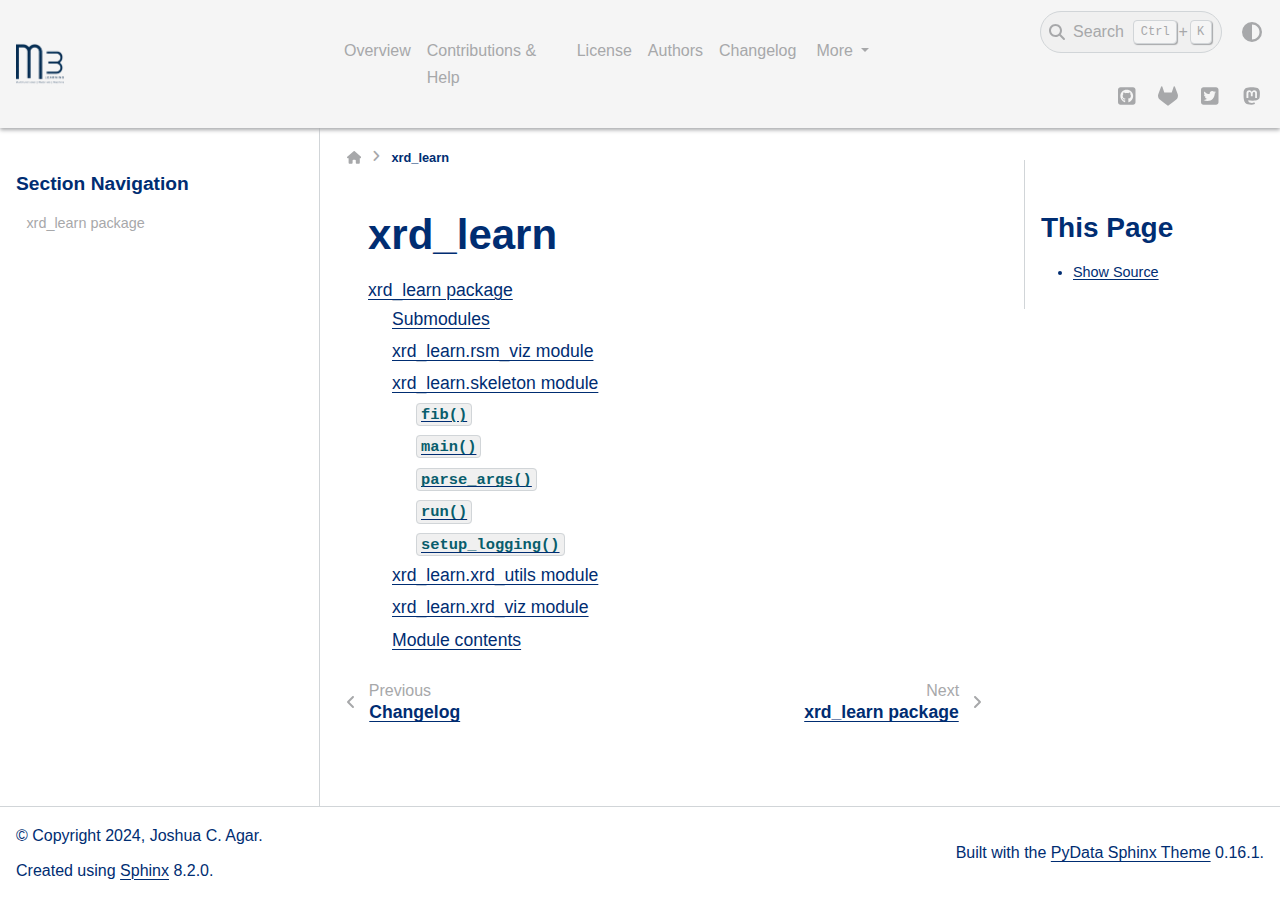
<file: api/modules.html>
<!DOCTYPE html>


<html lang="en" data-content_root="../" >

  <head>
    <meta charset="utf-8" />
    <meta name="viewport" content="width=device-width, initial-scale=1.0" /><meta name="viewport" content="width=device-width, initial-scale=1" />

    <title>xrd_learn &#8212; XRD-Learn 1.2.0 documentation</title>
  
  
  
  <script data-cfasync="false">
    document.documentElement.dataset.mode = localStorage.getItem("mode") || "";
    document.documentElement.dataset.theme = localStorage.getItem("theme") || "";
  </script>
  <!--
    this give us a css class that will be invisible only if js is disabled
  -->
  <noscript>
    <style>
      .pst-js-only { display: none !important; }

    </style>
  </noscript>
  
  <!-- Loaded before other Sphinx assets -->
  <link href="../_static/styles/theme.css?digest=8878045cc6db502f8baf" rel="stylesheet" />
<link href="../_static/styles/pydata-sphinx-theme.css?digest=8878045cc6db502f8baf" rel="stylesheet" />

    <link rel="stylesheet" type="text/css" href="../_static/pygments.css?v=03e43079" />
    <link rel="stylesheet" type="text/css" href="../_static/custom.css?v=19c47fc1" />
  
  <!-- So that users can add custom icons -->
  <script src="../_static/scripts/fontawesome.js?digest=8878045cc6db502f8baf"></script>
  <!-- Pre-loaded scripts that we'll load fully later -->
  <link rel="preload" as="script" href="../_static/scripts/bootstrap.js?digest=8878045cc6db502f8baf" />
<link rel="preload" as="script" href="../_static/scripts/pydata-sphinx-theme.js?digest=8878045cc6db502f8baf" />

    <script src="../_static/documentation_options.js?v=6efca38a"></script>
    <script src="../_static/doctools.js?v=9bcbadda"></script>
    <script src="../_static/sphinx_highlight.js?v=dc90522c"></script>
    <script>DOCUMENTATION_OPTIONS.pagename = 'api/modules';</script>
    <link rel="index" title="Index" href="../genindex.html" />
    <link rel="search" title="Search" href="../search.html" />
    <link rel="next" title="xrd_learn package" href="xrd_learn.html" />
    <link rel="prev" title="Changelog" href="../changelog.html" />
  <meta name="viewport" content="width=device-width, initial-scale=1"/>
  <meta name="docsearch:language" content="en"/>
  <meta name="docsearch:version" content="1.2.0" />
    <meta name="docbuild:last-update" content="Feb 19, 2025"/>
  </head>
  
  
  <body data-bs-spy="scroll" data-bs-target=".bd-toc-nav" data-offset="180" data-bs-root-margin="0px 0px -60%" data-default-mode="">

  
  
  <div id="pst-skip-link" class="skip-link d-print-none"><a href="#main-content">Skip to main content</a></div>
  
  <div id="pst-scroll-pixel-helper"></div>
  
  <button type="button" class="btn rounded-pill" id="pst-back-to-top">
    <i class="fa-solid fa-arrow-up"></i>Back to top</button>

  
  <dialog id="pst-search-dialog">
    
<form class="bd-search d-flex align-items-center"
      action="../search.html"
      method="get">
  <i class="fa-solid fa-magnifying-glass"></i>
  <input type="search"
         class="form-control"
         name="q"
         placeholder="Search the docs ..."
         aria-label="Search the docs ..."
         autocomplete="off"
         autocorrect="off"
         autocapitalize="off"
         spellcheck="false"/>
  <span class="search-button__kbd-shortcut"><kbd class="kbd-shortcut__modifier">Ctrl</kbd>+<kbd>K</kbd></span>
</form>
  </dialog>

  <div class="pst-async-banner-revealer d-none">
  <aside id="bd-header-version-warning" class="d-none d-print-none" aria-label="Version warning"></aside>
</div>

  
    <header class="bd-header navbar navbar-expand-lg bd-navbar d-print-none">
<div class="bd-header__inner bd-page-width">
  <button class="pst-navbar-icon sidebar-toggle primary-toggle" aria-label="Site navigation">
    <span class="fa-solid fa-bars"></span>
  </button>
  
  
  <div class="col-lg-3 navbar-header-items__start">
    
      <div class="navbar-item">

  
    
  

<a class="navbar-brand logo" href="../index.html">
  
  
  
  
  
    
    
      
    
    
    <img src="../_static/Drexel_blue_Logo_square_Light.png" class="logo__image only-light" alt="XRD-Learn 1.2.0 documentation - Home"/>
    <img src="../_static/Drexel_blue_Logo_square_Dark.png" class="logo__image only-dark pst-js-only" alt="XRD-Learn 1.2.0 documentation - Home"/>
  
  
</a></div>
    
  </div>
  
  <div class="col-lg-9 navbar-header-items">
    
    <div class="me-auto navbar-header-items__center">
      
        <div class="navbar-item">
<nav>
  <ul class="bd-navbar-elements navbar-nav">
    
<li class="nav-item ">
  <a class="nav-link nav-internal" href="../readme.html">
    Overview
  </a>
</li>


<li class="nav-item ">
  <a class="nav-link nav-internal" href="../contributing.html">
    Contributions & Help
  </a>
</li>


<li class="nav-item ">
  <a class="nav-link nav-internal" href="../license.html">
    License
  </a>
</li>


<li class="nav-item ">
  <a class="nav-link nav-internal" href="../authors.html">
    Authors
  </a>
</li>


<li class="nav-item ">
  <a class="nav-link nav-internal" href="../changelog.html">
    Changelog
  </a>
</li>

            <li class="nav-item dropdown">
                <button class="btn dropdown-toggle nav-item" type="button"
                data-bs-toggle="dropdown" aria-expanded="false"
                aria-controls="pst-nav-more-links">
                    More
                </button>
                <ul id="pst-nav-more-links" class="dropdown-menu">
                    
<li class=" current active">
  <a class="nav-link dropdown-item nav-internal" href="#">
    Module Reference
  </a>
</li>

                </ul>
            </li>
            
  </ul>
</nav></div>
      
    </div>
    
    
    <div class="navbar-header-items__end">
      
        <div class="navbar-item navbar-persistent--container">
          

<button class="btn search-button-field search-button__button pst-js-only" title="Search" aria-label="Search" data-bs-placement="bottom" data-bs-toggle="tooltip">
 <i class="fa-solid fa-magnifying-glass"></i>
 <span class="search-button__default-text">Search</span>
 <span class="search-button__kbd-shortcut"><kbd class="kbd-shortcut__modifier">Ctrl</kbd>+<kbd class="kbd-shortcut__modifier">K</kbd></span>
</button>
        </div>
      
      
        <div class="navbar-item">

<button class="btn btn-sm nav-link pst-navbar-icon theme-switch-button pst-js-only" aria-label="Color mode" data-bs-title="Color mode"  data-bs-placement="bottom" data-bs-toggle="tooltip">
  <i class="theme-switch fa-solid fa-sun                fa-lg" data-mode="light" title="Light"></i>
  <i class="theme-switch fa-solid fa-moon               fa-lg" data-mode="dark"  title="Dark"></i>
  <i class="theme-switch fa-solid fa-circle-half-stroke fa-lg" data-mode="auto"  title="System Settings"></i>
</button></div>
      
        <div class="navbar-item"><ul class="navbar-icon-links"
    aria-label="Icon Links">
        <li class="nav-item">
          
          
          
          
          
          
          
          
          <a href="https://github.com/m3-learning/XRD-Learn.git" title="GitHub" class="nav-link pst-navbar-icon" rel="noopener" target="_blank" data-bs-toggle="tooltip" data-bs-placement="bottom"><i class="fab fa-github-square fa-lg" aria-hidden="true"></i>
            <span class="sr-only">GitHub</span></a>
        </li>
        <li class="nav-item">
          
          
          
          
          
          
          
          
          <a href="https://gitlab.com/<your-org>/<your-repo>" title="GitLab" class="nav-link pst-navbar-icon" rel="noopener" target="_blank" data-bs-toggle="tooltip" data-bs-placement="bottom"><i class="fab fa-gitlab fa-lg" aria-hidden="true"></i>
            <span class="sr-only">GitLab</span></a>
        </li>
        <li class="nav-item">
          
          
          
          
          
          
          
          
          <a href="https://twitter.com/<your-handle>" title="Twitter" class="nav-link pst-navbar-icon" rel="noopener" target="_blank" data-bs-toggle="tooltip" data-bs-placement="bottom"><i class="fab fa-twitter-square fa-lg" aria-hidden="true"></i>
            <span class="sr-only">Twitter</span></a>
        </li>
        <li class="nav-item">
          
          
          
          
          
          
          
          
          <a href="https://<your-host>@<your-handle>" title="Mastodon" class="nav-link pst-navbar-icon" rel="noopener" target="_blank" data-bs-toggle="tooltip" data-bs-placement="bottom"><i class="fab fa-mastodon fa-lg" aria-hidden="true"></i>
            <span class="sr-only">Mastodon</span></a>
        </li>
</ul></div>
      
    </div>
    
  </div>
  
  
    <div class="navbar-persistent--mobile">

<button class="btn search-button-field search-button__button pst-js-only" title="Search" aria-label="Search" data-bs-placement="bottom" data-bs-toggle="tooltip">
 <i class="fa-solid fa-magnifying-glass"></i>
 <span class="search-button__default-text">Search</span>
 <span class="search-button__kbd-shortcut"><kbd class="kbd-shortcut__modifier">Ctrl</kbd>+<kbd class="kbd-shortcut__modifier">K</kbd></span>
</button>
    </div>
  

  
    <button class="pst-navbar-icon sidebar-toggle secondary-toggle" aria-label="On this page">
      <span class="fa-solid fa-outdent"></span>
    </button>
  
</div>

    </header>
  

  <div class="bd-container">
    <div class="bd-container__inner bd-page-width">
      
      
      
      <dialog id="pst-primary-sidebar-modal"></dialog>
      <div id="pst-primary-sidebar" class="bd-sidebar-primary bd-sidebar">
        

  
  <div class="sidebar-header-items sidebar-primary__section">
    
    
      <div class="sidebar-header-items__center">
        
          
          
            <div class="navbar-item">
<nav>
  <ul class="bd-navbar-elements navbar-nav">
    
<li class="nav-item ">
  <a class="nav-link nav-internal" href="../readme.html">
    Overview
  </a>
</li>


<li class="nav-item ">
  <a class="nav-link nav-internal" href="../contributing.html">
    Contributions & Help
  </a>
</li>


<li class="nav-item ">
  <a class="nav-link nav-internal" href="../license.html">
    License
  </a>
</li>


<li class="nav-item ">
  <a class="nav-link nav-internal" href="../authors.html">
    Authors
  </a>
</li>


<li class="nav-item ">
  <a class="nav-link nav-internal" href="../changelog.html">
    Changelog
  </a>
</li>


<li class="nav-item current active">
  <a class="nav-link nav-internal" href="#">
    Module Reference
  </a>
</li>

  </ul>
</nav></div>
          
        
      </div>
    
    
    
      <div class="sidebar-header-items__end">
        
          <div class="navbar-item">

<button class="btn btn-sm nav-link pst-navbar-icon theme-switch-button pst-js-only" aria-label="Color mode" data-bs-title="Color mode"  data-bs-placement="bottom" data-bs-toggle="tooltip">
  <i class="theme-switch fa-solid fa-sun                fa-lg" data-mode="light" title="Light"></i>
  <i class="theme-switch fa-solid fa-moon               fa-lg" data-mode="dark"  title="Dark"></i>
  <i class="theme-switch fa-solid fa-circle-half-stroke fa-lg" data-mode="auto"  title="System Settings"></i>
</button></div>
        
          <div class="navbar-item"><ul class="navbar-icon-links"
    aria-label="Icon Links">
        <li class="nav-item">
          
          
          
          
          
          
          
          
          <a href="https://github.com/m3-learning/XRD-Learn.git" title="GitHub" class="nav-link pst-navbar-icon" rel="noopener" target="_blank" data-bs-toggle="tooltip" data-bs-placement="bottom"><i class="fab fa-github-square fa-lg" aria-hidden="true"></i>
            <span class="sr-only">GitHub</span></a>
        </li>
        <li class="nav-item">
          
          
          
          
          
          
          
          
          <a href="https://gitlab.com/<your-org>/<your-repo>" title="GitLab" class="nav-link pst-navbar-icon" rel="noopener" target="_blank" data-bs-toggle="tooltip" data-bs-placement="bottom"><i class="fab fa-gitlab fa-lg" aria-hidden="true"></i>
            <span class="sr-only">GitLab</span></a>
        </li>
        <li class="nav-item">
          
          
          
          
          
          
          
          
          <a href="https://twitter.com/<your-handle>" title="Twitter" class="nav-link pst-navbar-icon" rel="noopener" target="_blank" data-bs-toggle="tooltip" data-bs-placement="bottom"><i class="fab fa-twitter-square fa-lg" aria-hidden="true"></i>
            <span class="sr-only">Twitter</span></a>
        </li>
        <li class="nav-item">
          
          
          
          
          
          
          
          
          <a href="https://<your-host>@<your-handle>" title="Mastodon" class="nav-link pst-navbar-icon" rel="noopener" target="_blank" data-bs-toggle="tooltip" data-bs-placement="bottom"><i class="fab fa-mastodon fa-lg" aria-hidden="true"></i>
            <span class="sr-only">Mastodon</span></a>
        </li>
</ul></div>
        
      </div>
    
  </div>
  
    <div class="sidebar-primary-items__start sidebar-primary__section">
        <div class="sidebar-primary-item">
<nav class="bd-docs-nav bd-links"
     aria-label="Section Navigation">
  <p class="bd-links__title" role="heading" aria-level="1">Section Navigation</p>
  <div class="bd-toc-item navbar-nav"><ul class="nav bd-sidenav">
<li class="toctree-l1"><a class="reference internal" href="xrd_learn.html">xrd_learn package</a></li>
</ul>
</div>
</nav></div>
    </div>
  
  
  <div class="sidebar-primary-items__end sidebar-primary__section">
      <div class="sidebar-primary-item">
<div id="ethical-ad-placement"
      class="flat"
      data-ea-publisher="readthedocs"
      data-ea-type="readthedocs-sidebar"
      data-ea-manual="true">
</div></div>
  </div>


      </div>
      
      <main id="main-content" class="bd-main" role="main">
        
        
          <div class="bd-content">
            <div class="bd-article-container">
              
              <div class="bd-header-article d-print-none">
<div class="header-article-items header-article__inner">
  
    <div class="header-article-items__start">
      
        <div class="header-article-item">

<nav aria-label="Breadcrumb" class="d-print-none">
  <ul class="bd-breadcrumbs">
    
    <li class="breadcrumb-item breadcrumb-home">
      <a href="../index.html" class="nav-link" aria-label="Home">
        <i class="fa-solid fa-home"></i>
      </a>
    </li>
    <li class="breadcrumb-item active" aria-current="page"><span class="ellipsis">xrd_learn</span></li>
  </ul>
</nav>
</div>
      
    </div>
  
  
</div>
</div>
              
              
              
                
<div id="searchbox"></div>
                <article class="bd-article">
                  
  <section id="xrd-learn">
<h1>xrd_learn<a class="headerlink" href="#xrd-learn" title="Link to this heading">#</a></h1>
<div class="toctree-wrapper compound">
<ul>
<li class="toctree-l1"><a class="reference internal" href="xrd_learn.html">xrd_learn package</a><ul>
<li class="toctree-l2"><a class="reference internal" href="xrd_learn.html#submodules">Submodules</a></li>
<li class="toctree-l2"><a class="reference internal" href="xrd_learn.html#xrd-learn-rsm-viz-module">xrd_learn.rsm_viz module</a></li>
<li class="toctree-l2"><a class="reference internal" href="xrd_learn.html#module-xrd_learn.skeleton">xrd_learn.skeleton module</a><ul>
<li class="toctree-l3"><a class="reference internal" href="xrd_learn.html#xrd_learn.skeleton.fib"><code class="docutils literal notranslate"><span class="pre">fib()</span></code></a></li>
<li class="toctree-l3"><a class="reference internal" href="xrd_learn.html#xrd_learn.skeleton.main"><code class="docutils literal notranslate"><span class="pre">main()</span></code></a></li>
<li class="toctree-l3"><a class="reference internal" href="xrd_learn.html#xrd_learn.skeleton.parse_args"><code class="docutils literal notranslate"><span class="pre">parse_args()</span></code></a></li>
<li class="toctree-l3"><a class="reference internal" href="xrd_learn.html#xrd_learn.skeleton.run"><code class="docutils literal notranslate"><span class="pre">run()</span></code></a></li>
<li class="toctree-l3"><a class="reference internal" href="xrd_learn.html#xrd_learn.skeleton.setup_logging"><code class="docutils literal notranslate"><span class="pre">setup_logging()</span></code></a></li>
</ul>
</li>
<li class="toctree-l2"><a class="reference internal" href="xrd_learn.html#xrd-learn-xrd-utils-module">xrd_learn.xrd_utils module</a></li>
<li class="toctree-l2"><a class="reference internal" href="xrd_learn.html#xrd-learn-xrd-viz-module">xrd_learn.xrd_viz module</a></li>
<li class="toctree-l2"><a class="reference internal" href="xrd_learn.html#module-xrd_learn">Module contents</a></li>
</ul>
</li>
</ul>
</div>
</section>


                </article>
              
              
              
              
              
                <footer class="prev-next-footer d-print-none">
                  
<div class="prev-next-area">
    <a class="left-prev"
       href="../changelog.html"
       title="previous page">
      <i class="fa-solid fa-angle-left"></i>
      <div class="prev-next-info">
        <p class="prev-next-subtitle">previous</p>
        <p class="prev-next-title">Changelog</p>
      </div>
    </a>
    <a class="right-next"
       href="xrd_learn.html"
       title="next page">
      <div class="prev-next-info">
        <p class="prev-next-subtitle">next</p>
        <p class="prev-next-title">xrd_learn package</p>
      </div>
      <i class="fa-solid fa-angle-right"></i>
    </a>
</div>
                </footer>
              
            </div>
            
            
              
                <dialog id="pst-secondary-sidebar-modal"></dialog>
                <div id="pst-secondary-sidebar" class="bd-sidebar-secondary bd-toc"><div class="sidebar-secondary-items sidebar-secondary__inner">


  <div class="sidebar-secondary-item">
  <div role="note" aria-label="source link">
    <h3>This Page</h3>
    <ul class="this-page-menu">
      <li><a href="../_sources/api/modules.rst.txt"
            rel="nofollow">Show Source</a></li>
    </ul>
   </div></div>

</div></div>
              
            
          </div>
          <footer class="bd-footer-content">
            
          </footer>
        
      </main>
    </div>
  </div>
  
  <!-- Scripts loaded after <body> so the DOM is not blocked -->
  <script defer src="../_static/scripts/bootstrap.js?digest=8878045cc6db502f8baf"></script>
<script defer src="../_static/scripts/pydata-sphinx-theme.js?digest=8878045cc6db502f8baf"></script>

  <footer class="bd-footer">
<div class="bd-footer__inner bd-page-width">
  
    <div class="footer-items__start">
      
        <div class="footer-item">

  <p class="copyright">
    
      © Copyright 2024, Joshua C. Agar.
      <br/>
    
  </p>
</div>
      
        <div class="footer-item">

  <p class="sphinx-version">
    Created using <a href="https://www.sphinx-doc.org/">Sphinx</a> 8.2.0.
    <br/>
  </p>
</div>
      
    </div>
  
  
  
    <div class="footer-items__end">
      
        <div class="footer-item">
<p class="theme-version">
  <!-- # L10n: Setting the PST URL as an argument as this does not need to be localized -->
  Built with the <a href="https://pydata-sphinx-theme.readthedocs.io/en/stable/index.html">PyData Sphinx Theme</a> 0.16.1.
</p></div>
      
    </div>
  
</div>

  </footer>
  </body>
</html>
</file>
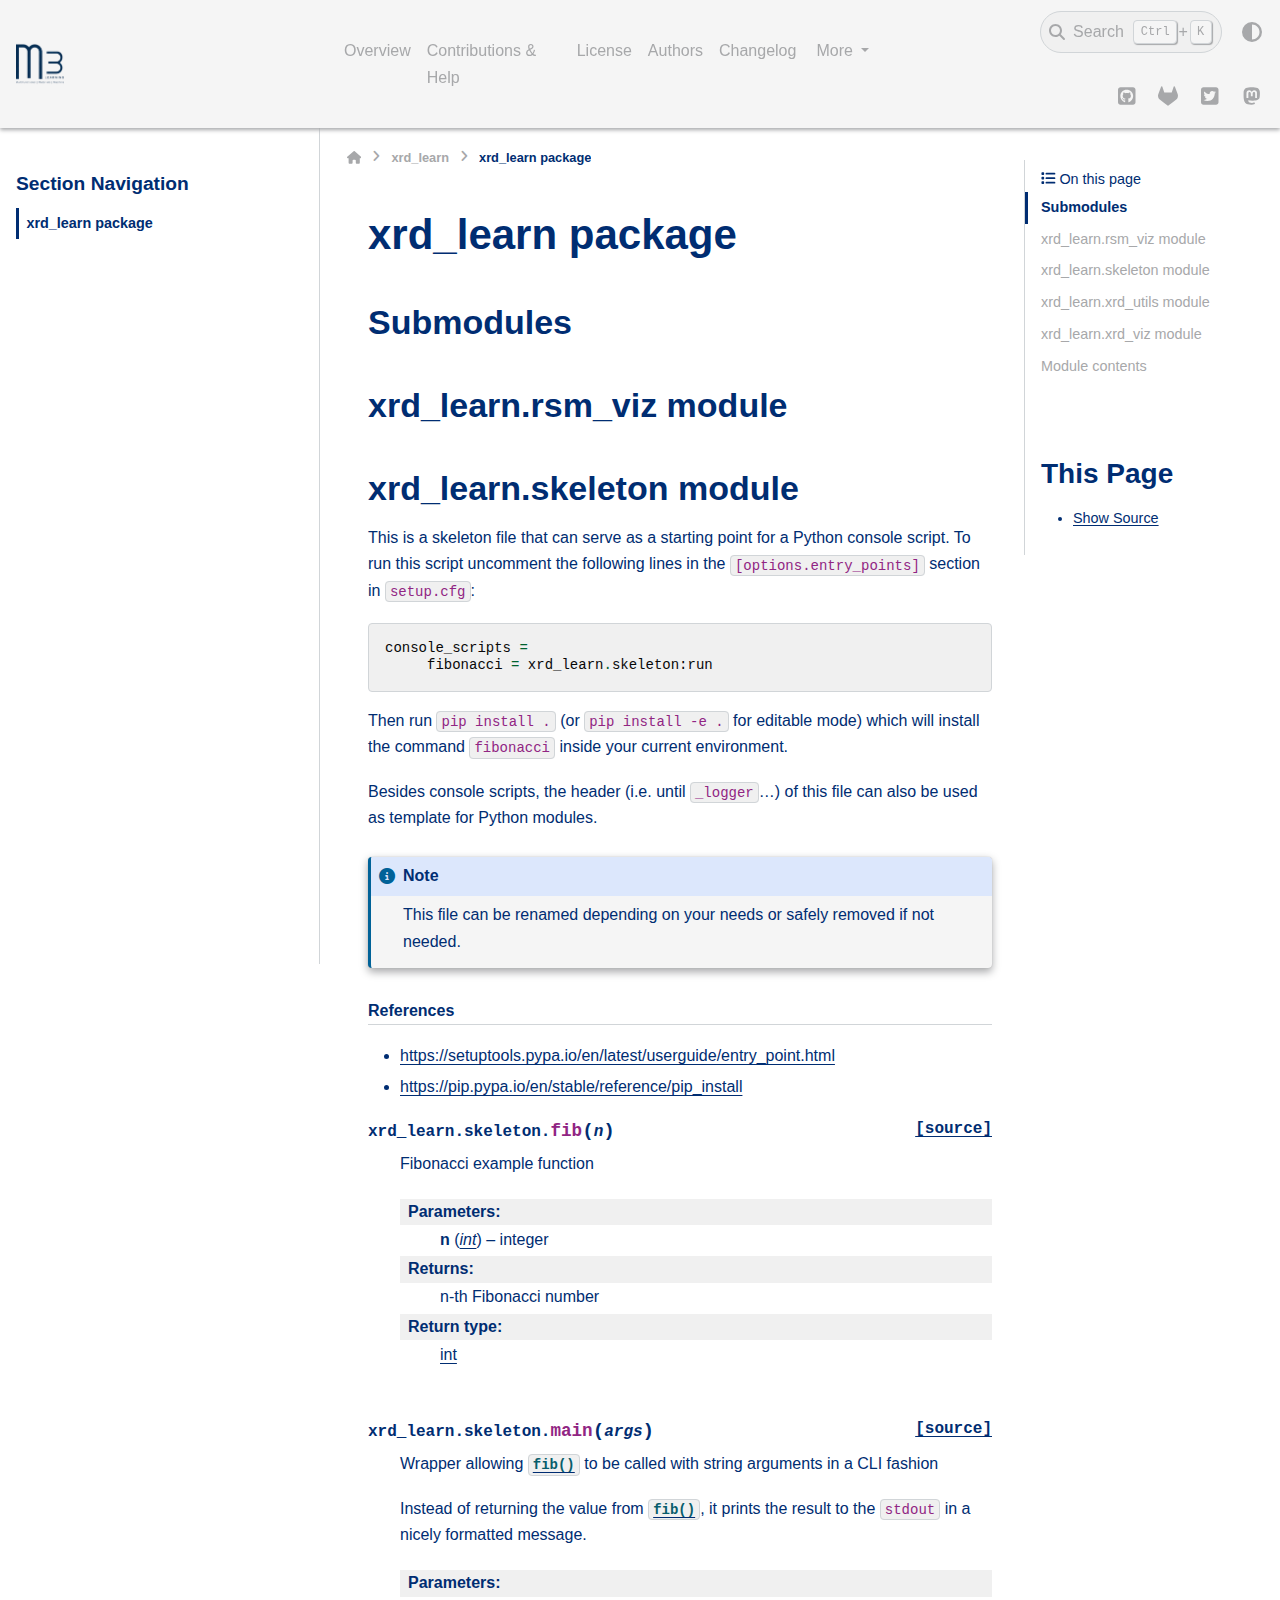
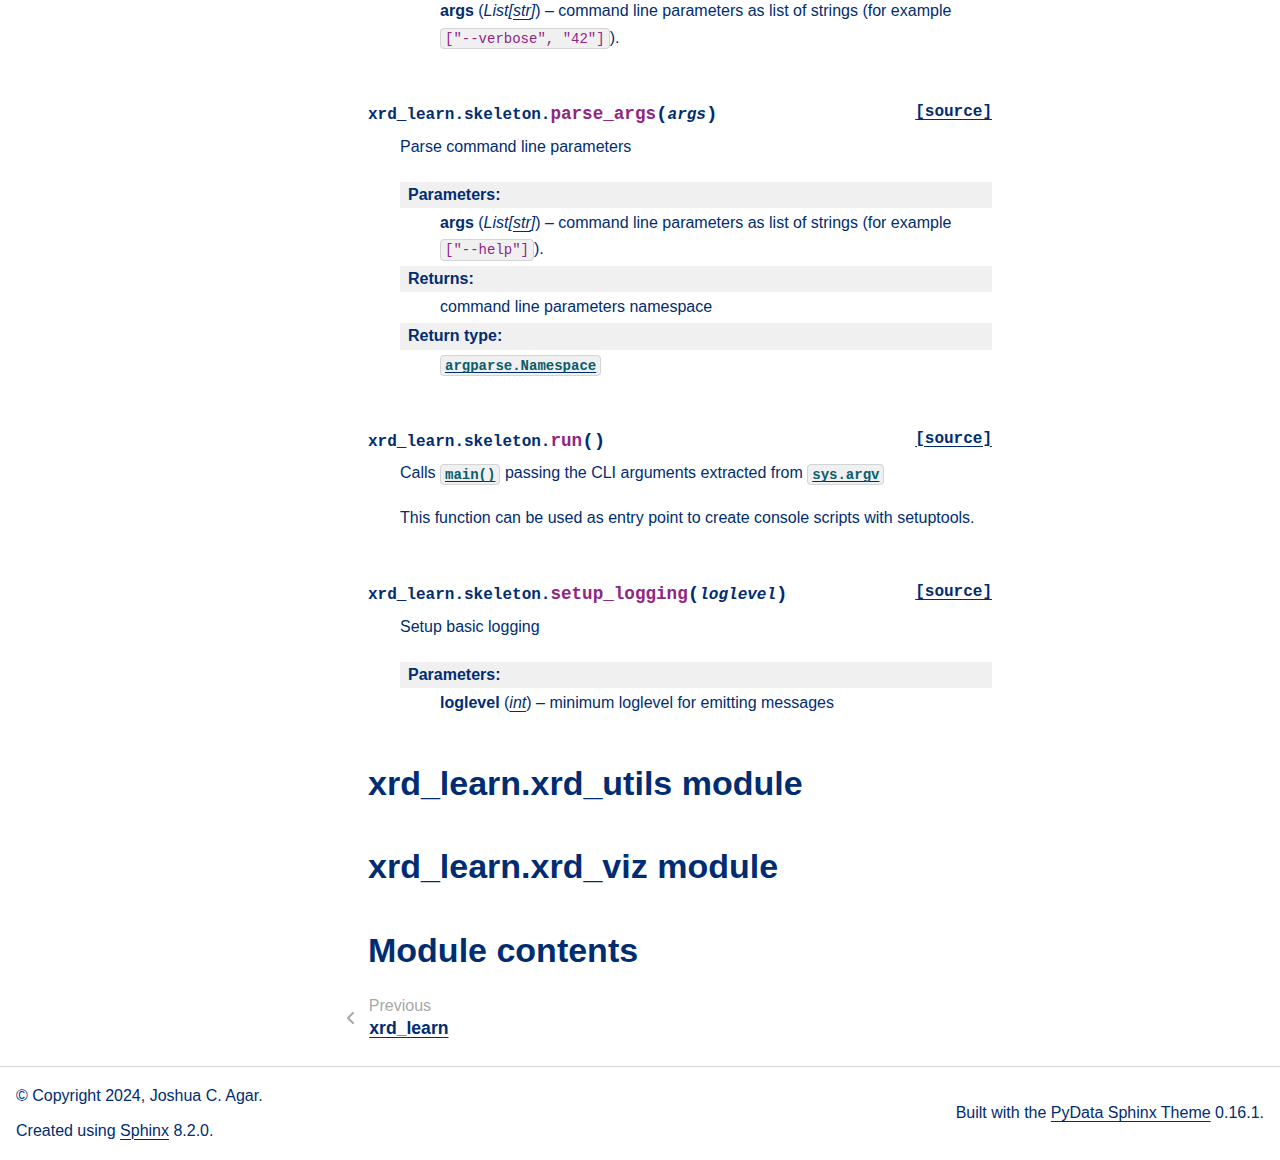
<file: api/xrd_learn.html>
<!DOCTYPE html>


<html lang="en" data-content_root="../" >

  <head>
    <meta charset="utf-8" />
    <meta name="viewport" content="width=device-width, initial-scale=1.0" /><meta name="viewport" content="width=device-width, initial-scale=1" />

    <title>xrd_learn package &#8212; XRD-Learn 1.2.0 documentation</title>
  
  
  
  <script data-cfasync="false">
    document.documentElement.dataset.mode = localStorage.getItem("mode") || "";
    document.documentElement.dataset.theme = localStorage.getItem("theme") || "";
  </script>
  <!--
    this give us a css class that will be invisible only if js is disabled
  -->
  <noscript>
    <style>
      .pst-js-only { display: none !important; }

    </style>
  </noscript>
  
  <!-- Loaded before other Sphinx assets -->
  <link href="../_static/styles/theme.css?digest=8878045cc6db502f8baf" rel="stylesheet" />
<link href="../_static/styles/pydata-sphinx-theme.css?digest=8878045cc6db502f8baf" rel="stylesheet" />

    <link rel="stylesheet" type="text/css" href="../_static/pygments.css?v=03e43079" />
    <link rel="stylesheet" type="text/css" href="../_static/custom.css?v=19c47fc1" />
  
  <!-- So that users can add custom icons -->
  <script src="../_static/scripts/fontawesome.js?digest=8878045cc6db502f8baf"></script>
  <!-- Pre-loaded scripts that we'll load fully later -->
  <link rel="preload" as="script" href="../_static/scripts/bootstrap.js?digest=8878045cc6db502f8baf" />
<link rel="preload" as="script" href="../_static/scripts/pydata-sphinx-theme.js?digest=8878045cc6db502f8baf" />

    <script src="../_static/documentation_options.js?v=6efca38a"></script>
    <script src="../_static/doctools.js?v=9bcbadda"></script>
    <script src="../_static/sphinx_highlight.js?v=dc90522c"></script>
    <script>DOCUMENTATION_OPTIONS.pagename = 'api/xrd_learn';</script>
    <link rel="index" title="Index" href="../genindex.html" />
    <link rel="search" title="Search" href="../search.html" />
    <link rel="prev" title="xrd_learn" href="modules.html" />
  <meta name="viewport" content="width=device-width, initial-scale=1"/>
  <meta name="docsearch:language" content="en"/>
  <meta name="docsearch:version" content="1.2.0" />
    <meta name="docbuild:last-update" content="Feb 19, 2025"/>
  </head>
  
  
  <body data-bs-spy="scroll" data-bs-target=".bd-toc-nav" data-offset="180" data-bs-root-margin="0px 0px -60%" data-default-mode="">

  
  
  <div id="pst-skip-link" class="skip-link d-print-none"><a href="#main-content">Skip to main content</a></div>
  
  <div id="pst-scroll-pixel-helper"></div>
  
  <button type="button" class="btn rounded-pill" id="pst-back-to-top">
    <i class="fa-solid fa-arrow-up"></i>Back to top</button>

  
  <dialog id="pst-search-dialog">
    
<form class="bd-search d-flex align-items-center"
      action="../search.html"
      method="get">
  <i class="fa-solid fa-magnifying-glass"></i>
  <input type="search"
         class="form-control"
         name="q"
         placeholder="Search the docs ..."
         aria-label="Search the docs ..."
         autocomplete="off"
         autocorrect="off"
         autocapitalize="off"
         spellcheck="false"/>
  <span class="search-button__kbd-shortcut"><kbd class="kbd-shortcut__modifier">Ctrl</kbd>+<kbd>K</kbd></span>
</form>
  </dialog>

  <div class="pst-async-banner-revealer d-none">
  <aside id="bd-header-version-warning" class="d-none d-print-none" aria-label="Version warning"></aside>
</div>

  
    <header class="bd-header navbar navbar-expand-lg bd-navbar d-print-none">
<div class="bd-header__inner bd-page-width">
  <button class="pst-navbar-icon sidebar-toggle primary-toggle" aria-label="Site navigation">
    <span class="fa-solid fa-bars"></span>
  </button>
  
  
  <div class="col-lg-3 navbar-header-items__start">
    
      <div class="navbar-item">

  
    
  

<a class="navbar-brand logo" href="../index.html">
  
  
  
  
  
    
    
      
    
    
    <img src="../_static/Drexel_blue_Logo_square_Light.png" class="logo__image only-light" alt="XRD-Learn 1.2.0 documentation - Home"/>
    <img src="../_static/Drexel_blue_Logo_square_Dark.png" class="logo__image only-dark pst-js-only" alt="XRD-Learn 1.2.0 documentation - Home"/>
  
  
</a></div>
    
  </div>
  
  <div class="col-lg-9 navbar-header-items">
    
    <div class="me-auto navbar-header-items__center">
      
        <div class="navbar-item">
<nav>
  <ul class="bd-navbar-elements navbar-nav">
    
<li class="nav-item ">
  <a class="nav-link nav-internal" href="../readme.html">
    Overview
  </a>
</li>


<li class="nav-item ">
  <a class="nav-link nav-internal" href="../contributing.html">
    Contributions & Help
  </a>
</li>


<li class="nav-item ">
  <a class="nav-link nav-internal" href="../license.html">
    License
  </a>
</li>


<li class="nav-item ">
  <a class="nav-link nav-internal" href="../authors.html">
    Authors
  </a>
</li>


<li class="nav-item ">
  <a class="nav-link nav-internal" href="../changelog.html">
    Changelog
  </a>
</li>

            <li class="nav-item dropdown">
                <button class="btn dropdown-toggle nav-item" type="button"
                data-bs-toggle="dropdown" aria-expanded="false"
                aria-controls="pst-nav-more-links">
                    More
                </button>
                <ul id="pst-nav-more-links" class="dropdown-menu">
                    
<li class=" current active">
  <a class="nav-link dropdown-item nav-internal" href="modules.html">
    Module Reference
  </a>
</li>

                </ul>
            </li>
            
  </ul>
</nav></div>
      
    </div>
    
    
    <div class="navbar-header-items__end">
      
        <div class="navbar-item navbar-persistent--container">
          

<button class="btn search-button-field search-button__button pst-js-only" title="Search" aria-label="Search" data-bs-placement="bottom" data-bs-toggle="tooltip">
 <i class="fa-solid fa-magnifying-glass"></i>
 <span class="search-button__default-text">Search</span>
 <span class="search-button__kbd-shortcut"><kbd class="kbd-shortcut__modifier">Ctrl</kbd>+<kbd class="kbd-shortcut__modifier">K</kbd></span>
</button>
        </div>
      
      
        <div class="navbar-item">

<button class="btn btn-sm nav-link pst-navbar-icon theme-switch-button pst-js-only" aria-label="Color mode" data-bs-title="Color mode"  data-bs-placement="bottom" data-bs-toggle="tooltip">
  <i class="theme-switch fa-solid fa-sun                fa-lg" data-mode="light" title="Light"></i>
  <i class="theme-switch fa-solid fa-moon               fa-lg" data-mode="dark"  title="Dark"></i>
  <i class="theme-switch fa-solid fa-circle-half-stroke fa-lg" data-mode="auto"  title="System Settings"></i>
</button></div>
      
        <div class="navbar-item"><ul class="navbar-icon-links"
    aria-label="Icon Links">
        <li class="nav-item">
          
          
          
          
          
          
          
          
          <a href="https://github.com/m3-learning/XRD-Learn.git" title="GitHub" class="nav-link pst-navbar-icon" rel="noopener" target="_blank" data-bs-toggle="tooltip" data-bs-placement="bottom"><i class="fab fa-github-square fa-lg" aria-hidden="true"></i>
            <span class="sr-only">GitHub</span></a>
        </li>
        <li class="nav-item">
          
          
          
          
          
          
          
          
          <a href="https://gitlab.com/<your-org>/<your-repo>" title="GitLab" class="nav-link pst-navbar-icon" rel="noopener" target="_blank" data-bs-toggle="tooltip" data-bs-placement="bottom"><i class="fab fa-gitlab fa-lg" aria-hidden="true"></i>
            <span class="sr-only">GitLab</span></a>
        </li>
        <li class="nav-item">
          
          
          
          
          
          
          
          
          <a href="https://twitter.com/<your-handle>" title="Twitter" class="nav-link pst-navbar-icon" rel="noopener" target="_blank" data-bs-toggle="tooltip" data-bs-placement="bottom"><i class="fab fa-twitter-square fa-lg" aria-hidden="true"></i>
            <span class="sr-only">Twitter</span></a>
        </li>
        <li class="nav-item">
          
          
          
          
          
          
          
          
          <a href="https://<your-host>@<your-handle>" title="Mastodon" class="nav-link pst-navbar-icon" rel="noopener" target="_blank" data-bs-toggle="tooltip" data-bs-placement="bottom"><i class="fab fa-mastodon fa-lg" aria-hidden="true"></i>
            <span class="sr-only">Mastodon</span></a>
        </li>
</ul></div>
      
    </div>
    
  </div>
  
  
    <div class="navbar-persistent--mobile">

<button class="btn search-button-field search-button__button pst-js-only" title="Search" aria-label="Search" data-bs-placement="bottom" data-bs-toggle="tooltip">
 <i class="fa-solid fa-magnifying-glass"></i>
 <span class="search-button__default-text">Search</span>
 <span class="search-button__kbd-shortcut"><kbd class="kbd-shortcut__modifier">Ctrl</kbd>+<kbd class="kbd-shortcut__modifier">K</kbd></span>
</button>
    </div>
  

  
    <button class="pst-navbar-icon sidebar-toggle secondary-toggle" aria-label="On this page">
      <span class="fa-solid fa-outdent"></span>
    </button>
  
</div>

    </header>
  

  <div class="bd-container">
    <div class="bd-container__inner bd-page-width">
      
      
      
      <dialog id="pst-primary-sidebar-modal"></dialog>
      <div id="pst-primary-sidebar" class="bd-sidebar-primary bd-sidebar">
        

  
  <div class="sidebar-header-items sidebar-primary__section">
    
    
      <div class="sidebar-header-items__center">
        
          
          
            <div class="navbar-item">
<nav>
  <ul class="bd-navbar-elements navbar-nav">
    
<li class="nav-item ">
  <a class="nav-link nav-internal" href="../readme.html">
    Overview
  </a>
</li>


<li class="nav-item ">
  <a class="nav-link nav-internal" href="../contributing.html">
    Contributions & Help
  </a>
</li>


<li class="nav-item ">
  <a class="nav-link nav-internal" href="../license.html">
    License
  </a>
</li>


<li class="nav-item ">
  <a class="nav-link nav-internal" href="../authors.html">
    Authors
  </a>
</li>


<li class="nav-item ">
  <a class="nav-link nav-internal" href="../changelog.html">
    Changelog
  </a>
</li>


<li class="nav-item current active">
  <a class="nav-link nav-internal" href="modules.html">
    Module Reference
  </a>
</li>

  </ul>
</nav></div>
          
        
      </div>
    
    
    
      <div class="sidebar-header-items__end">
        
          <div class="navbar-item">

<button class="btn btn-sm nav-link pst-navbar-icon theme-switch-button pst-js-only" aria-label="Color mode" data-bs-title="Color mode"  data-bs-placement="bottom" data-bs-toggle="tooltip">
  <i class="theme-switch fa-solid fa-sun                fa-lg" data-mode="light" title="Light"></i>
  <i class="theme-switch fa-solid fa-moon               fa-lg" data-mode="dark"  title="Dark"></i>
  <i class="theme-switch fa-solid fa-circle-half-stroke fa-lg" data-mode="auto"  title="System Settings"></i>
</button></div>
        
          <div class="navbar-item"><ul class="navbar-icon-links"
    aria-label="Icon Links">
        <li class="nav-item">
          
          
          
          
          
          
          
          
          <a href="https://github.com/m3-learning/XRD-Learn.git" title="GitHub" class="nav-link pst-navbar-icon" rel="noopener" target="_blank" data-bs-toggle="tooltip" data-bs-placement="bottom"><i class="fab fa-github-square fa-lg" aria-hidden="true"></i>
            <span class="sr-only">GitHub</span></a>
        </li>
        <li class="nav-item">
          
          
          
          
          
          
          
          
          <a href="https://gitlab.com/<your-org>/<your-repo>" title="GitLab" class="nav-link pst-navbar-icon" rel="noopener" target="_blank" data-bs-toggle="tooltip" data-bs-placement="bottom"><i class="fab fa-gitlab fa-lg" aria-hidden="true"></i>
            <span class="sr-only">GitLab</span></a>
        </li>
        <li class="nav-item">
          
          
          
          
          
          
          
          
          <a href="https://twitter.com/<your-handle>" title="Twitter" class="nav-link pst-navbar-icon" rel="noopener" target="_blank" data-bs-toggle="tooltip" data-bs-placement="bottom"><i class="fab fa-twitter-square fa-lg" aria-hidden="true"></i>
            <span class="sr-only">Twitter</span></a>
        </li>
        <li class="nav-item">
          
          
          
          
          
          
          
          
          <a href="https://<your-host>@<your-handle>" title="Mastodon" class="nav-link pst-navbar-icon" rel="noopener" target="_blank" data-bs-toggle="tooltip" data-bs-placement="bottom"><i class="fab fa-mastodon fa-lg" aria-hidden="true"></i>
            <span class="sr-only">Mastodon</span></a>
        </li>
</ul></div>
        
      </div>
    
  </div>
  
    <div class="sidebar-primary-items__start sidebar-primary__section">
        <div class="sidebar-primary-item">
<nav class="bd-docs-nav bd-links"
     aria-label="Section Navigation">
  <p class="bd-links__title" role="heading" aria-level="1">Section Navigation</p>
  <div class="bd-toc-item navbar-nav"><ul class="current nav bd-sidenav">
<li class="toctree-l1 current active"><a class="current reference internal" href="#">xrd_learn package</a></li>
</ul>
</div>
</nav></div>
    </div>
  
  
  <div class="sidebar-primary-items__end sidebar-primary__section">
      <div class="sidebar-primary-item">
<div id="ethical-ad-placement"
      class="flat"
      data-ea-publisher="readthedocs"
      data-ea-type="readthedocs-sidebar"
      data-ea-manual="true">
</div></div>
  </div>


      </div>
      
      <main id="main-content" class="bd-main" role="main">
        
        
          <div class="bd-content">
            <div class="bd-article-container">
              
              <div class="bd-header-article d-print-none">
<div class="header-article-items header-article__inner">
  
    <div class="header-article-items__start">
      
        <div class="header-article-item">

<nav aria-label="Breadcrumb" class="d-print-none">
  <ul class="bd-breadcrumbs">
    
    <li class="breadcrumb-item breadcrumb-home">
      <a href="../index.html" class="nav-link" aria-label="Home">
        <i class="fa-solid fa-home"></i>
      </a>
    </li>
    
    <li class="breadcrumb-item"><a href="modules.html" class="nav-link">xrd_learn</a></li>
    
    <li class="breadcrumb-item active" aria-current="page"><span class="ellipsis">xrd_learn package</span></li>
  </ul>
</nav>
</div>
      
    </div>
  
  
</div>
</div>
              
              
              
                
<div id="searchbox"></div>
                <article class="bd-article">
                  
  <section id="xrd-learn-package">
<h1>xrd_learn package<a class="headerlink" href="#xrd-learn-package" title="Link to this heading">#</a></h1>
<section id="submodules">
<h2>Submodules<a class="headerlink" href="#submodules" title="Link to this heading">#</a></h2>
</section>
<section id="xrd-learn-rsm-viz-module">
<h2>xrd_learn.rsm_viz module<a class="headerlink" href="#xrd-learn-rsm-viz-module" title="Link to this heading">#</a></h2>
</section>
<section id="module-xrd_learn.skeleton">
<span id="xrd-learn-skeleton-module"></span><h2>xrd_learn.skeleton module<a class="headerlink" href="#module-xrd_learn.skeleton" title="Link to this heading">#</a></h2>
<p>This is a skeleton file that can serve as a starting point for a Python
console script. To run this script uncomment the following lines in the
<code class="docutils literal notranslate"><span class="pre">[options.entry_points]</span></code> section in <code class="docutils literal notranslate"><span class="pre">setup.cfg</span></code>:</p>
<div class="highlight-default notranslate"><div class="highlight"><pre><span></span><span class="n">console_scripts</span> <span class="o">=</span>
     <span class="n">fibonacci</span> <span class="o">=</span> <span class="n">xrd_learn</span><span class="o">.</span><span class="n">skeleton</span><span class="p">:</span><span class="n">run</span>
</pre></div>
</div>
<p>Then run <code class="docutils literal notranslate"><span class="pre">pip</span> <span class="pre">install</span> <span class="pre">.</span></code> (or <code class="docutils literal notranslate"><span class="pre">pip</span> <span class="pre">install</span> <span class="pre">-e</span> <span class="pre">.</span></code> for editable mode)
which will install the command <code class="docutils literal notranslate"><span class="pre">fibonacci</span></code> inside your current environment.</p>
<p>Besides console scripts, the header (i.e. until <code class="docutils literal notranslate"><span class="pre">_logger</span></code>…) of this file can
also be used as template for Python modules.</p>
<div class="admonition note">
<p class="admonition-title">Note</p>
<p>This file can be renamed depending on your needs or safely removed if not needed.</p>
</div>
<p class="rubric">References</p>
<ul class="simple">
<li><p><a class="reference external" href="https://setuptools.pypa.io/en/latest/userguide/entry_point.html">https://setuptools.pypa.io/en/latest/userguide/entry_point.html</a></p></li>
<li><p><a class="reference external" href="https://pip.pypa.io/en/stable/reference/pip_install">https://pip.pypa.io/en/stable/reference/pip_install</a></p></li>
</ul>
<dl class="py function">
<dt class="sig sig-object py" id="xrd_learn.skeleton.fib">
<span class="sig-prename descclassname"><span class="pre">xrd_learn.skeleton.</span></span><span class="sig-name descname"><span class="pre">fib</span></span><span class="sig-paren">(</span><em class="sig-param"><span class="n"><span class="pre">n</span></span></em><span class="sig-paren">)</span><a class="reference internal" href="../_modules/xrd_learn/skeleton.html#fib"><span class="viewcode-link"><span class="pre">[source]</span></span></a><a class="headerlink" href="#xrd_learn.skeleton.fib" title="Link to this definition">#</a></dt>
<dd><p>Fibonacci example function</p>
<dl class="field-list simple">
<dt class="field-odd">Parameters<span class="colon">:</span></dt>
<dd class="field-odd"><p><strong>n</strong> (<a class="reference external" href="https://docs.python.org/3.11/library/functions.html#int" title="(in Python v3.11)"><em>int</em></a>) – integer</p>
</dd>
<dt class="field-even">Returns<span class="colon">:</span></dt>
<dd class="field-even"><p>n-th Fibonacci number</p>
</dd>
<dt class="field-odd">Return type<span class="colon">:</span></dt>
<dd class="field-odd"><p><a class="reference external" href="https://docs.python.org/3.11/library/functions.html#int" title="(in Python v3.11)">int</a></p>
</dd>
</dl>
</dd></dl>

<dl class="py function">
<dt class="sig sig-object py" id="xrd_learn.skeleton.main">
<span class="sig-prename descclassname"><span class="pre">xrd_learn.skeleton.</span></span><span class="sig-name descname"><span class="pre">main</span></span><span class="sig-paren">(</span><em class="sig-param"><span class="n"><span class="pre">args</span></span></em><span class="sig-paren">)</span><a class="reference internal" href="../_modules/xrd_learn/skeleton.html#main"><span class="viewcode-link"><span class="pre">[source]</span></span></a><a class="headerlink" href="#xrd_learn.skeleton.main" title="Link to this definition">#</a></dt>
<dd><p>Wrapper allowing <a class="reference internal" href="#xrd_learn.skeleton.fib" title="xrd_learn.skeleton.fib"><code class="xref py py-func docutils literal notranslate"><span class="pre">fib()</span></code></a> to be called with string arguments in a CLI fashion</p>
<p>Instead of returning the value from <a class="reference internal" href="#xrd_learn.skeleton.fib" title="xrd_learn.skeleton.fib"><code class="xref py py-func docutils literal notranslate"><span class="pre">fib()</span></code></a>, it prints the result to the
<code class="docutils literal notranslate"><span class="pre">stdout</span></code> in a nicely formatted message.</p>
<dl class="field-list simple">
<dt class="field-odd">Parameters<span class="colon">:</span></dt>
<dd class="field-odd"><p><strong>args</strong> (<em>List</em><em>[</em><a class="reference external" href="https://docs.python.org/3.11/library/stdtypes.html#str" title="(in Python v3.11)"><em>str</em></a><em>]</em>) – command line parameters as list of strings
(for example  <code class="docutils literal notranslate"><span class="pre">[&quot;--verbose&quot;,</span> <span class="pre">&quot;42&quot;]</span></code>).</p>
</dd>
</dl>
</dd></dl>

<dl class="py function">
<dt class="sig sig-object py" id="xrd_learn.skeleton.parse_args">
<span class="sig-prename descclassname"><span class="pre">xrd_learn.skeleton.</span></span><span class="sig-name descname"><span class="pre">parse_args</span></span><span class="sig-paren">(</span><em class="sig-param"><span class="n"><span class="pre">args</span></span></em><span class="sig-paren">)</span><a class="reference internal" href="../_modules/xrd_learn/skeleton.html#parse_args"><span class="viewcode-link"><span class="pre">[source]</span></span></a><a class="headerlink" href="#xrd_learn.skeleton.parse_args" title="Link to this definition">#</a></dt>
<dd><p>Parse command line parameters</p>
<dl class="field-list simple">
<dt class="field-odd">Parameters<span class="colon">:</span></dt>
<dd class="field-odd"><p><strong>args</strong> (<em>List</em><em>[</em><a class="reference external" href="https://docs.python.org/3.11/library/stdtypes.html#str" title="(in Python v3.11)"><em>str</em></a><em>]</em>) – command line parameters as list of strings
(for example  <code class="docutils literal notranslate"><span class="pre">[&quot;--help&quot;]</span></code>).</p>
</dd>
<dt class="field-even">Returns<span class="colon">:</span></dt>
<dd class="field-even"><p>command line parameters namespace</p>
</dd>
<dt class="field-odd">Return type<span class="colon">:</span></dt>
<dd class="field-odd"><p><a class="reference external" href="https://docs.python.org/3.11/library/argparse.html#argparse.Namespace" title="(in Python v3.11)"><code class="xref py py-obj docutils literal notranslate"><span class="pre">argparse.Namespace</span></code></a></p>
</dd>
</dl>
</dd></dl>

<dl class="py function">
<dt class="sig sig-object py" id="xrd_learn.skeleton.run">
<span class="sig-prename descclassname"><span class="pre">xrd_learn.skeleton.</span></span><span class="sig-name descname"><span class="pre">run</span></span><span class="sig-paren">(</span><span class="sig-paren">)</span><a class="reference internal" href="../_modules/xrd_learn/skeleton.html#run"><span class="viewcode-link"><span class="pre">[source]</span></span></a><a class="headerlink" href="#xrd_learn.skeleton.run" title="Link to this definition">#</a></dt>
<dd><p>Calls <a class="reference internal" href="#xrd_learn.skeleton.main" title="xrd_learn.skeleton.main"><code class="xref py py-func docutils literal notranslate"><span class="pre">main()</span></code></a> passing the CLI arguments extracted from <a class="reference external" href="https://docs.python.org/3.11/library/sys.html#sys.argv" title="(in Python v3.11)"><code class="xref py py-obj docutils literal notranslate"><span class="pre">sys.argv</span></code></a></p>
<p>This function can be used as entry point to create console scripts with setuptools.</p>
</dd></dl>

<dl class="py function">
<dt class="sig sig-object py" id="xrd_learn.skeleton.setup_logging">
<span class="sig-prename descclassname"><span class="pre">xrd_learn.skeleton.</span></span><span class="sig-name descname"><span class="pre">setup_logging</span></span><span class="sig-paren">(</span><em class="sig-param"><span class="n"><span class="pre">loglevel</span></span></em><span class="sig-paren">)</span><a class="reference internal" href="../_modules/xrd_learn/skeleton.html#setup_logging"><span class="viewcode-link"><span class="pre">[source]</span></span></a><a class="headerlink" href="#xrd_learn.skeleton.setup_logging" title="Link to this definition">#</a></dt>
<dd><p>Setup basic logging</p>
<dl class="field-list simple">
<dt class="field-odd">Parameters<span class="colon">:</span></dt>
<dd class="field-odd"><p><strong>loglevel</strong> (<a class="reference external" href="https://docs.python.org/3.11/library/functions.html#int" title="(in Python v3.11)"><em>int</em></a>) – minimum loglevel for emitting messages</p>
</dd>
</dl>
</dd></dl>

</section>
<section id="xrd-learn-xrd-utils-module">
<h2>xrd_learn.xrd_utils module<a class="headerlink" href="#xrd-learn-xrd-utils-module" title="Link to this heading">#</a></h2>
</section>
<section id="xrd-learn-xrd-viz-module">
<h2>xrd_learn.xrd_viz module<a class="headerlink" href="#xrd-learn-xrd-viz-module" title="Link to this heading">#</a></h2>
</section>
<section id="module-xrd_learn">
<span id="module-contents"></span><h2>Module contents<a class="headerlink" href="#module-xrd_learn" title="Link to this heading">#</a></h2>
</section>
</section>


                </article>
              
              
              
              
              
                <footer class="prev-next-footer d-print-none">
                  
<div class="prev-next-area">
    <a class="left-prev"
       href="modules.html"
       title="previous page">
      <i class="fa-solid fa-angle-left"></i>
      <div class="prev-next-info">
        <p class="prev-next-subtitle">previous</p>
        <p class="prev-next-title">xrd_learn</p>
      </div>
    </a>
</div>
                </footer>
              
            </div>
            
            
              
                <dialog id="pst-secondary-sidebar-modal"></dialog>
                <div id="pst-secondary-sidebar" class="bd-sidebar-secondary bd-toc"><div class="sidebar-secondary-items sidebar-secondary__inner">


  <div class="sidebar-secondary-item">
<div
    id="pst-page-navigation-heading-2"
    class="page-toc tocsection onthispage">
    <i class="fa-solid fa-list"></i> On this page
  </div>
  <nav class="bd-toc-nav page-toc" aria-labelledby="pst-page-navigation-heading-2">
    <ul class="visible nav section-nav flex-column">
<li class="toc-h2 nav-item toc-entry"><a class="reference internal nav-link" href="#submodules">Submodules</a></li>
<li class="toc-h2 nav-item toc-entry"><a class="reference internal nav-link" href="#xrd-learn-rsm-viz-module">xrd_learn.rsm_viz module</a></li>
<li class="toc-h2 nav-item toc-entry"><a class="reference internal nav-link" href="#module-xrd_learn.skeleton">xrd_learn.skeleton module</a><ul class="nav section-nav flex-column">
<li class="toc-h3 nav-item toc-entry"><a class="reference internal nav-link" href="#xrd_learn.skeleton.fib"><code class="docutils literal notranslate"><span class="pre">fib()</span></code></a></li>
<li class="toc-h3 nav-item toc-entry"><a class="reference internal nav-link" href="#xrd_learn.skeleton.main"><code class="docutils literal notranslate"><span class="pre">main()</span></code></a></li>
<li class="toc-h3 nav-item toc-entry"><a class="reference internal nav-link" href="#xrd_learn.skeleton.parse_args"><code class="docutils literal notranslate"><span class="pre">parse_args()</span></code></a></li>
<li class="toc-h3 nav-item toc-entry"><a class="reference internal nav-link" href="#xrd_learn.skeleton.run"><code class="docutils literal notranslate"><span class="pre">run()</span></code></a></li>
<li class="toc-h3 nav-item toc-entry"><a class="reference internal nav-link" href="#xrd_learn.skeleton.setup_logging"><code class="docutils literal notranslate"><span class="pre">setup_logging()</span></code></a></li>
</ul>
</li>
<li class="toc-h2 nav-item toc-entry"><a class="reference internal nav-link" href="#xrd-learn-xrd-utils-module">xrd_learn.xrd_utils module</a></li>
<li class="toc-h2 nav-item toc-entry"><a class="reference internal nav-link" href="#xrd-learn-xrd-viz-module">xrd_learn.xrd_viz module</a></li>
<li class="toc-h2 nav-item toc-entry"><a class="reference internal nav-link" href="#module-xrd_learn">Module contents</a></li>
</ul>
  </nav></div>

  <div class="sidebar-secondary-item">
  <div role="note" aria-label="source link">
    <h3>This Page</h3>
    <ul class="this-page-menu">
      <li><a href="../_sources/api/xrd_learn.rst.txt"
            rel="nofollow">Show Source</a></li>
    </ul>
   </div></div>

</div></div>
              
            
          </div>
          <footer class="bd-footer-content">
            
          </footer>
        
      </main>
    </div>
  </div>
  
  <!-- Scripts loaded after <body> so the DOM is not blocked -->
  <script defer src="../_static/scripts/bootstrap.js?digest=8878045cc6db502f8baf"></script>
<script defer src="../_static/scripts/pydata-sphinx-theme.js?digest=8878045cc6db502f8baf"></script>

  <footer class="bd-footer">
<div class="bd-footer__inner bd-page-width">
  
    <div class="footer-items__start">
      
        <div class="footer-item">

  <p class="copyright">
    
      © Copyright 2024, Joshua C. Agar.
      <br/>
    
  </p>
</div>
      
        <div class="footer-item">

  <p class="sphinx-version">
    Created using <a href="https://www.sphinx-doc.org/">Sphinx</a> 8.2.0.
    <br/>
  </p>
</div>
      
    </div>
  
  
  
    <div class="footer-items__end">
      
        <div class="footer-item">
<p class="theme-version">
  <!-- # L10n: Setting the PST URL as an argument as this does not need to be localized -->
  Built with the <a href="https://pydata-sphinx-theme.readthedocs.io/en/stable/index.html">PyData Sphinx Theme</a> 0.16.1.
</p></div>
      
    </div>
  
</div>

  </footer>
  </body>
</html>
</file>
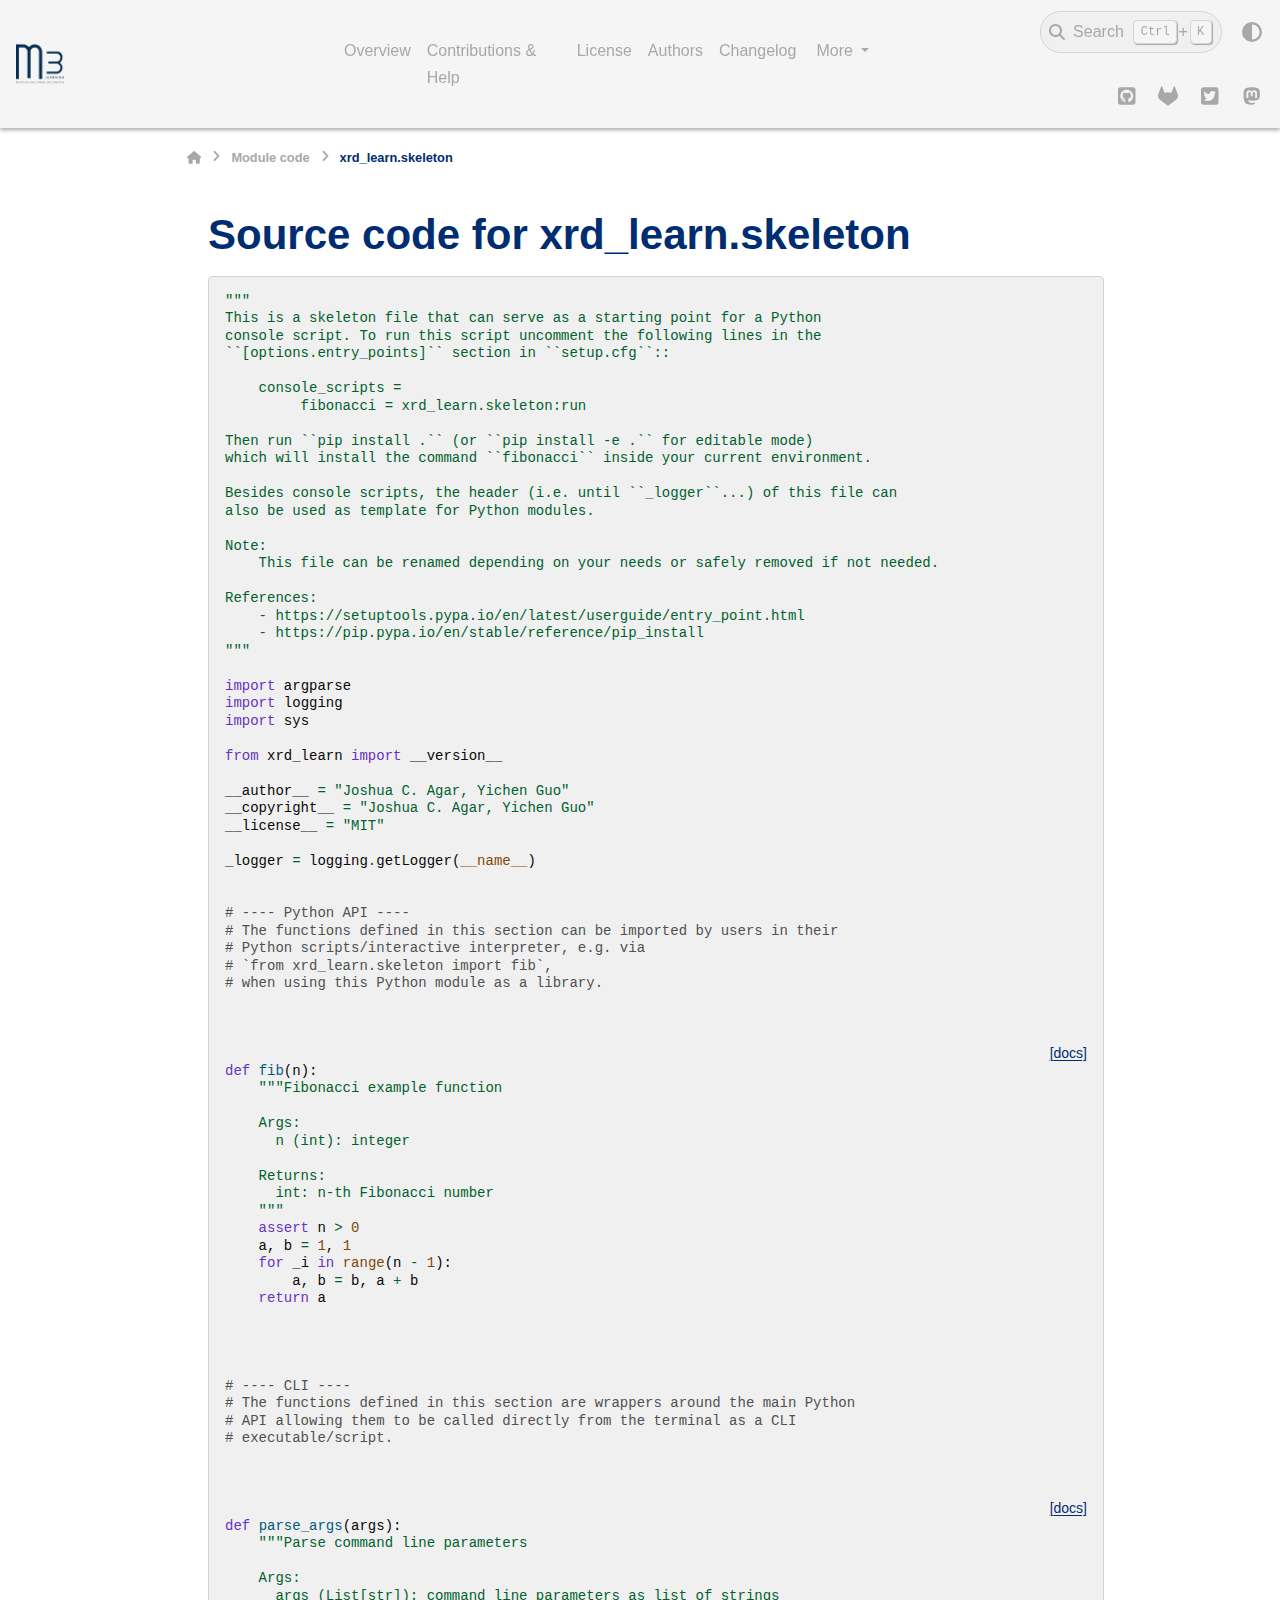
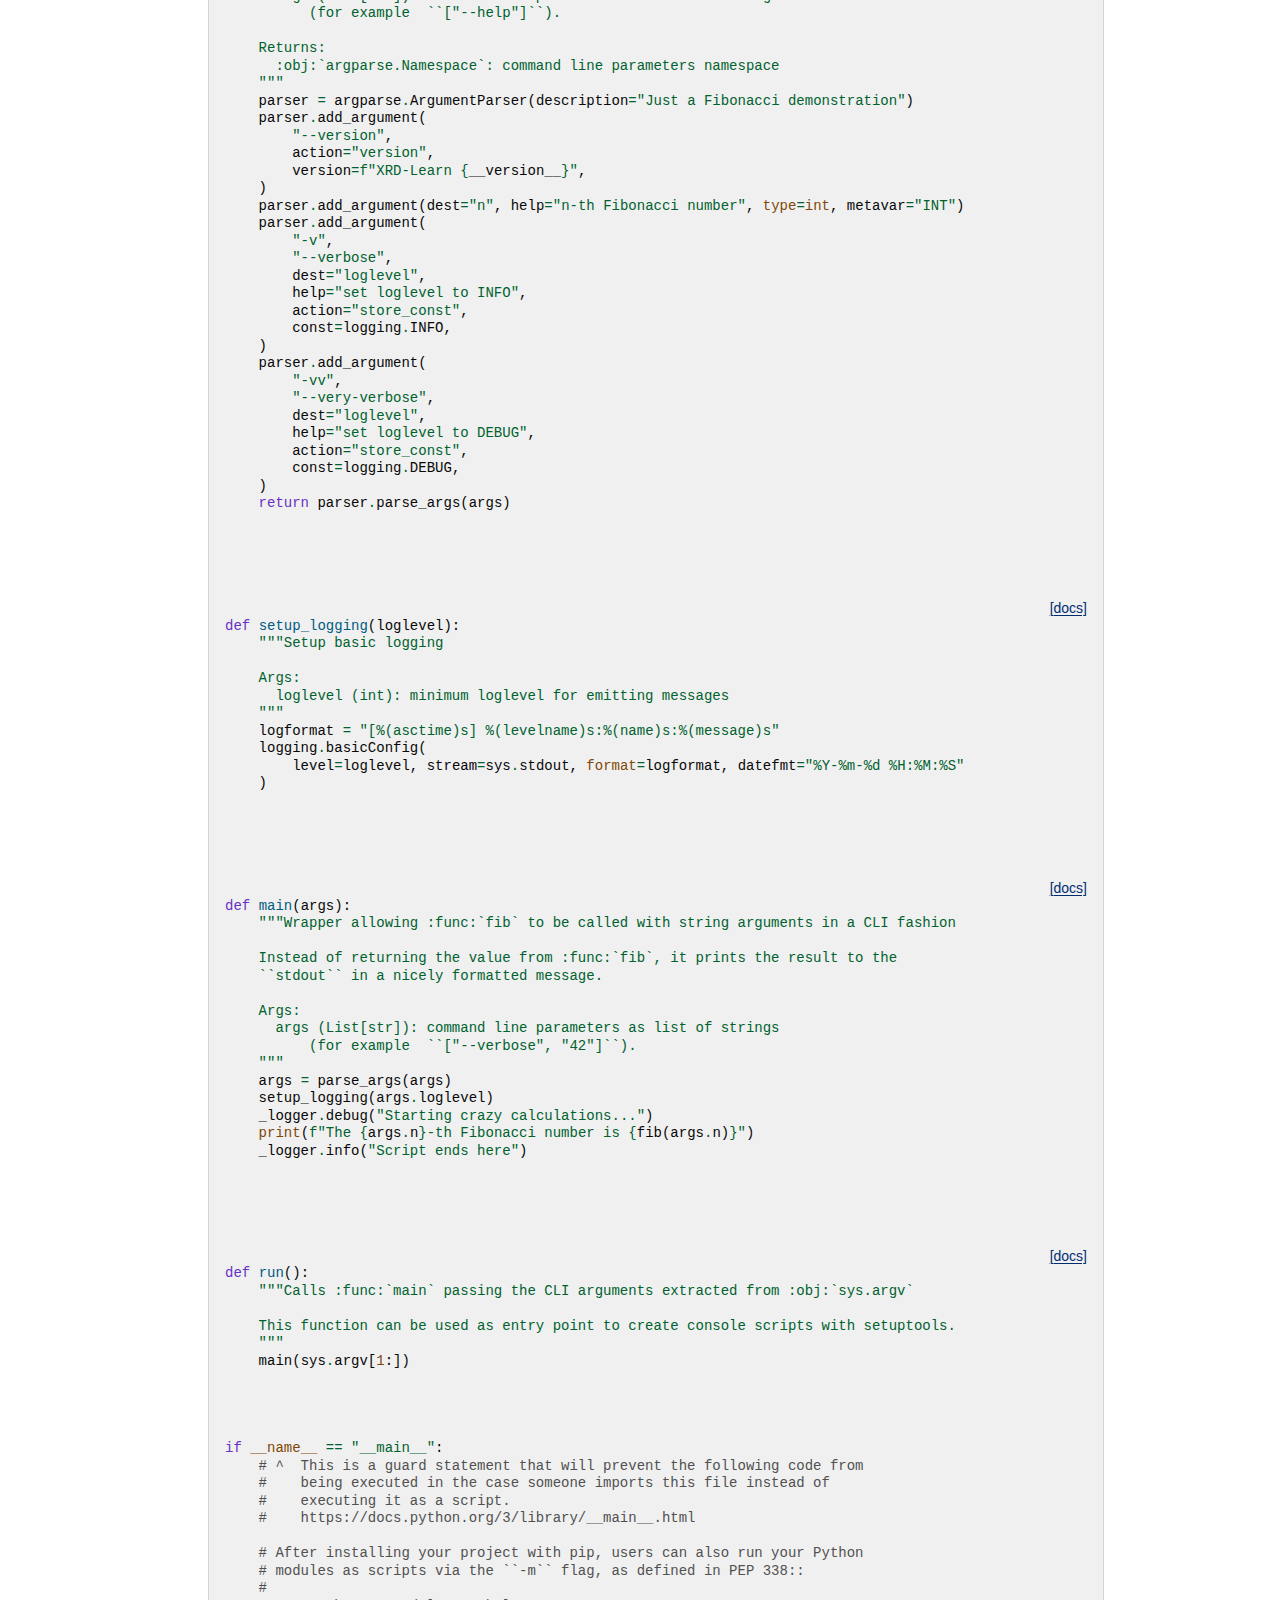
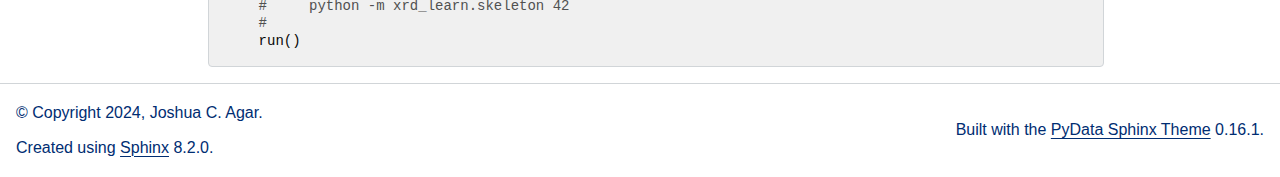
<file: _modules/xrd_learn/skeleton.html>
<!DOCTYPE html>


<html lang="en" data-content_root="../../" >

  <head>
    <meta charset="utf-8" />
    <meta name="viewport" content="width=device-width, initial-scale=1.0" />
    <title>xrd_learn.skeleton &#8212; XRD-Learn 1.2.0 documentation</title>
  
  
  
  <script data-cfasync="false">
    document.documentElement.dataset.mode = localStorage.getItem("mode") || "";
    document.documentElement.dataset.theme = localStorage.getItem("theme") || "";
  </script>
  <!--
    this give us a css class that will be invisible only if js is disabled
  -->
  <noscript>
    <style>
      .pst-js-only { display: none !important; }

    </style>
  </noscript>
  
  <!-- Loaded before other Sphinx assets -->
  <link href="../../_static/styles/theme.css?digest=8878045cc6db502f8baf" rel="stylesheet" />
<link href="../../_static/styles/pydata-sphinx-theme.css?digest=8878045cc6db502f8baf" rel="stylesheet" />

    <link rel="stylesheet" type="text/css" href="../../_static/pygments.css?v=03e43079" />
    <link rel="stylesheet" type="text/css" href="../../_static/custom.css?v=19c47fc1" />
  
  <!-- So that users can add custom icons -->
  <script src="../../_static/scripts/fontawesome.js?digest=8878045cc6db502f8baf"></script>
  <!-- Pre-loaded scripts that we'll load fully later -->
  <link rel="preload" as="script" href="../../_static/scripts/bootstrap.js?digest=8878045cc6db502f8baf" />
<link rel="preload" as="script" href="../../_static/scripts/pydata-sphinx-theme.js?digest=8878045cc6db502f8baf" />

    <script src="../../_static/documentation_options.js?v=6efca38a"></script>
    <script src="../../_static/doctools.js?v=9bcbadda"></script>
    <script src="../../_static/sphinx_highlight.js?v=dc90522c"></script>
    <script>DOCUMENTATION_OPTIONS.pagename = '_modules/xrd_learn/skeleton';</script>
    <link rel="index" title="Index" href="../../genindex.html" />
    <link rel="search" title="Search" href="../../search.html" />
  <meta name="viewport" content="width=device-width, initial-scale=1"/>
  <meta name="docsearch:language" content="en"/>
  <meta name="docsearch:version" content="1.2.0" />
    <meta name="docbuild:last-update" content="Feb 19, 2025"/>
  </head>
  
  
  <body data-bs-spy="scroll" data-bs-target=".bd-toc-nav" data-offset="180" data-bs-root-margin="0px 0px -60%" data-default-mode="">

  
  
  <div id="pst-skip-link" class="skip-link d-print-none"><a href="#main-content">Skip to main content</a></div>
  
  <div id="pst-scroll-pixel-helper"></div>
  
  <button type="button" class="btn rounded-pill" id="pst-back-to-top">
    <i class="fa-solid fa-arrow-up"></i>Back to top</button>

  
  <dialog id="pst-search-dialog">
    
<form class="bd-search d-flex align-items-center"
      action="../../search.html"
      method="get">
  <i class="fa-solid fa-magnifying-glass"></i>
  <input type="search"
         class="form-control"
         name="q"
         placeholder="Search the docs ..."
         aria-label="Search the docs ..."
         autocomplete="off"
         autocorrect="off"
         autocapitalize="off"
         spellcheck="false"/>
  <span class="search-button__kbd-shortcut"><kbd class="kbd-shortcut__modifier">Ctrl</kbd>+<kbd>K</kbd></span>
</form>
  </dialog>

  <div class="pst-async-banner-revealer d-none">
  <aside id="bd-header-version-warning" class="d-none d-print-none" aria-label="Version warning"></aside>
</div>

  
    <header class="bd-header navbar navbar-expand-lg bd-navbar d-print-none">
<div class="bd-header__inner bd-page-width">
  <button class="pst-navbar-icon sidebar-toggle primary-toggle" aria-label="Site navigation">
    <span class="fa-solid fa-bars"></span>
  </button>
  
  
  <div class="col-lg-3 navbar-header-items__start">
    
      <div class="navbar-item">

  
    
  

<a class="navbar-brand logo" href="../../index.html">
  
  
  
  
  
    
    
      
    
    
    <img src="../../_static/Drexel_blue_Logo_square_Light.png" class="logo__image only-light" alt="XRD-Learn 1.2.0 documentation - Home"/>
    <img src="../../_static/Drexel_blue_Logo_square_Dark.png" class="logo__image only-dark pst-js-only" alt="XRD-Learn 1.2.0 documentation - Home"/>
  
  
</a></div>
    
  </div>
  
  <div class="col-lg-9 navbar-header-items">
    
    <div class="me-auto navbar-header-items__center">
      
        <div class="navbar-item">
<nav>
  <ul class="bd-navbar-elements navbar-nav">
    
<li class="nav-item ">
  <a class="nav-link nav-internal" href="../../readme.html">
    Overview
  </a>
</li>


<li class="nav-item ">
  <a class="nav-link nav-internal" href="../../contributing.html">
    Contributions & Help
  </a>
</li>


<li class="nav-item ">
  <a class="nav-link nav-internal" href="../../license.html">
    License
  </a>
</li>


<li class="nav-item ">
  <a class="nav-link nav-internal" href="../../authors.html">
    Authors
  </a>
</li>


<li class="nav-item ">
  <a class="nav-link nav-internal" href="../../changelog.html">
    Changelog
  </a>
</li>

            <li class="nav-item dropdown">
                <button class="btn dropdown-toggle nav-item" type="button"
                data-bs-toggle="dropdown" aria-expanded="false"
                aria-controls="pst-nav-more-links">
                    More
                </button>
                <ul id="pst-nav-more-links" class="dropdown-menu">
                    
<li class=" ">
  <a class="nav-link dropdown-item nav-internal" href="../../api/modules.html">
    Module Reference
  </a>
</li>

                </ul>
            </li>
            
  </ul>
</nav></div>
      
    </div>
    
    
    <div class="navbar-header-items__end">
      
        <div class="navbar-item navbar-persistent--container">
          

<button class="btn search-button-field search-button__button pst-js-only" title="Search" aria-label="Search" data-bs-placement="bottom" data-bs-toggle="tooltip">
 <i class="fa-solid fa-magnifying-glass"></i>
 <span class="search-button__default-text">Search</span>
 <span class="search-button__kbd-shortcut"><kbd class="kbd-shortcut__modifier">Ctrl</kbd>+<kbd class="kbd-shortcut__modifier">K</kbd></span>
</button>
        </div>
      
      
        <div class="navbar-item">

<button class="btn btn-sm nav-link pst-navbar-icon theme-switch-button pst-js-only" aria-label="Color mode" data-bs-title="Color mode"  data-bs-placement="bottom" data-bs-toggle="tooltip">
  <i class="theme-switch fa-solid fa-sun                fa-lg" data-mode="light" title="Light"></i>
  <i class="theme-switch fa-solid fa-moon               fa-lg" data-mode="dark"  title="Dark"></i>
  <i class="theme-switch fa-solid fa-circle-half-stroke fa-lg" data-mode="auto"  title="System Settings"></i>
</button></div>
      
        <div class="navbar-item"><ul class="navbar-icon-links"
    aria-label="Icon Links">
        <li class="nav-item">
          
          
          
          
          
          
          
          
          <a href="https://github.com/m3-learning/XRD-Learn.git" title="GitHub" class="nav-link pst-navbar-icon" rel="noopener" target="_blank" data-bs-toggle="tooltip" data-bs-placement="bottom"><i class="fab fa-github-square fa-lg" aria-hidden="true"></i>
            <span class="sr-only">GitHub</span></a>
        </li>
        <li class="nav-item">
          
          
          
          
          
          
          
          
          <a href="https://gitlab.com/<your-org>/<your-repo>" title="GitLab" class="nav-link pst-navbar-icon" rel="noopener" target="_blank" data-bs-toggle="tooltip" data-bs-placement="bottom"><i class="fab fa-gitlab fa-lg" aria-hidden="true"></i>
            <span class="sr-only">GitLab</span></a>
        </li>
        <li class="nav-item">
          
          
          
          
          
          
          
          
          <a href="https://twitter.com/<your-handle>" title="Twitter" class="nav-link pst-navbar-icon" rel="noopener" target="_blank" data-bs-toggle="tooltip" data-bs-placement="bottom"><i class="fab fa-twitter-square fa-lg" aria-hidden="true"></i>
            <span class="sr-only">Twitter</span></a>
        </li>
        <li class="nav-item">
          
          
          
          
          
          
          
          
          <a href="https://<your-host>@<your-handle>" title="Mastodon" class="nav-link pst-navbar-icon" rel="noopener" target="_blank" data-bs-toggle="tooltip" data-bs-placement="bottom"><i class="fab fa-mastodon fa-lg" aria-hidden="true"></i>
            <span class="sr-only">Mastodon</span></a>
        </li>
</ul></div>
      
    </div>
    
  </div>
  
  
    <div class="navbar-persistent--mobile">

<button class="btn search-button-field search-button__button pst-js-only" title="Search" aria-label="Search" data-bs-placement="bottom" data-bs-toggle="tooltip">
 <i class="fa-solid fa-magnifying-glass"></i>
 <span class="search-button__default-text">Search</span>
 <span class="search-button__kbd-shortcut"><kbd class="kbd-shortcut__modifier">Ctrl</kbd>+<kbd class="kbd-shortcut__modifier">K</kbd></span>
</button>
    </div>
  

  
</div>

    </header>
  

  <div class="bd-container">
    <div class="bd-container__inner bd-page-width">
      
      
      
        
      
      <dialog id="pst-primary-sidebar-modal"></dialog>
      <div id="pst-primary-sidebar" class="bd-sidebar-primary bd-sidebar hide-on-wide">
        

  
  <div class="sidebar-header-items sidebar-primary__section">
    
    
      <div class="sidebar-header-items__center">
        
          
          
            <div class="navbar-item">
<nav>
  <ul class="bd-navbar-elements navbar-nav">
    
<li class="nav-item ">
  <a class="nav-link nav-internal" href="../../readme.html">
    Overview
  </a>
</li>


<li class="nav-item ">
  <a class="nav-link nav-internal" href="../../contributing.html">
    Contributions & Help
  </a>
</li>


<li class="nav-item ">
  <a class="nav-link nav-internal" href="../../license.html">
    License
  </a>
</li>


<li class="nav-item ">
  <a class="nav-link nav-internal" href="../../authors.html">
    Authors
  </a>
</li>


<li class="nav-item ">
  <a class="nav-link nav-internal" href="../../changelog.html">
    Changelog
  </a>
</li>


<li class="nav-item ">
  <a class="nav-link nav-internal" href="../../api/modules.html">
    Module Reference
  </a>
</li>

  </ul>
</nav></div>
          
        
      </div>
    
    
    
      <div class="sidebar-header-items__end">
        
          <div class="navbar-item">

<button class="btn btn-sm nav-link pst-navbar-icon theme-switch-button pst-js-only" aria-label="Color mode" data-bs-title="Color mode"  data-bs-placement="bottom" data-bs-toggle="tooltip">
  <i class="theme-switch fa-solid fa-sun                fa-lg" data-mode="light" title="Light"></i>
  <i class="theme-switch fa-solid fa-moon               fa-lg" data-mode="dark"  title="Dark"></i>
  <i class="theme-switch fa-solid fa-circle-half-stroke fa-lg" data-mode="auto"  title="System Settings"></i>
</button></div>
        
          <div class="navbar-item"><ul class="navbar-icon-links"
    aria-label="Icon Links">
        <li class="nav-item">
          
          
          
          
          
          
          
          
          <a href="https://github.com/m3-learning/XRD-Learn.git" title="GitHub" class="nav-link pst-navbar-icon" rel="noopener" target="_blank" data-bs-toggle="tooltip" data-bs-placement="bottom"><i class="fab fa-github-square fa-lg" aria-hidden="true"></i>
            <span class="sr-only">GitHub</span></a>
        </li>
        <li class="nav-item">
          
          
          
          
          
          
          
          
          <a href="https://gitlab.com/<your-org>/<your-repo>" title="GitLab" class="nav-link pst-navbar-icon" rel="noopener" target="_blank" data-bs-toggle="tooltip" data-bs-placement="bottom"><i class="fab fa-gitlab fa-lg" aria-hidden="true"></i>
            <span class="sr-only">GitLab</span></a>
        </li>
        <li class="nav-item">
          
          
          
          
          
          
          
          
          <a href="https://twitter.com/<your-handle>" title="Twitter" class="nav-link pst-navbar-icon" rel="noopener" target="_blank" data-bs-toggle="tooltip" data-bs-placement="bottom"><i class="fab fa-twitter-square fa-lg" aria-hidden="true"></i>
            <span class="sr-only">Twitter</span></a>
        </li>
        <li class="nav-item">
          
          
          
          
          
          
          
          
          <a href="https://<your-host>@<your-handle>" title="Mastodon" class="nav-link pst-navbar-icon" rel="noopener" target="_blank" data-bs-toggle="tooltip" data-bs-placement="bottom"><i class="fab fa-mastodon fa-lg" aria-hidden="true"></i>
            <span class="sr-only">Mastodon</span></a>
        </li>
</ul></div>
        
      </div>
    
  </div>
  
  
  <div class="sidebar-primary-items__end sidebar-primary__section">
      <div class="sidebar-primary-item">
<div id="ethical-ad-placement"
      class="flat"
      data-ea-publisher="readthedocs"
      data-ea-type="readthedocs-sidebar"
      data-ea-manual="true">
</div></div>
  </div>


      </div>
      
      <main id="main-content" class="bd-main" role="main">
        
        
          <div class="bd-content">
            <div class="bd-article-container">
              
              <div class="bd-header-article d-print-none">
<div class="header-article-items header-article__inner">
  
    <div class="header-article-items__start">
      
        <div class="header-article-item">

<nav aria-label="Breadcrumb" class="d-print-none">
  <ul class="bd-breadcrumbs">
    
    <li class="breadcrumb-item breadcrumb-home">
      <a href="../../index.html" class="nav-link" aria-label="Home">
        <i class="fa-solid fa-home"></i>
      </a>
    </li>
    
    <li class="breadcrumb-item"><a href="../index.html" class="nav-link">Module code</a></li>
    
    <li class="breadcrumb-item active" aria-current="page"><span class="ellipsis">xrd_learn.skeleton</span></li>
  </ul>
</nav>
</div>
      
    </div>
  
  
</div>
</div>
              
              
              
                
<div id="searchbox"></div>
                <article class="bd-article">
                  
  <h1>Source code for xrd_learn.skeleton</h1><div class="highlight"><pre>
<span></span><span class="sd">&quot;&quot;&quot;</span>
<span class="sd">This is a skeleton file that can serve as a starting point for a Python</span>
<span class="sd">console script. To run this script uncomment the following lines in the</span>
<span class="sd">``[options.entry_points]`` section in ``setup.cfg``::</span>

<span class="sd">    console_scripts =</span>
<span class="sd">         fibonacci = xrd_learn.skeleton:run</span>

<span class="sd">Then run ``pip install .`` (or ``pip install -e .`` for editable mode)</span>
<span class="sd">which will install the command ``fibonacci`` inside your current environment.</span>

<span class="sd">Besides console scripts, the header (i.e. until ``_logger``...) of this file can</span>
<span class="sd">also be used as template for Python modules.</span>

<span class="sd">Note:</span>
<span class="sd">    This file can be renamed depending on your needs or safely removed if not needed.</span>

<span class="sd">References:</span>
<span class="sd">    - https://setuptools.pypa.io/en/latest/userguide/entry_point.html</span>
<span class="sd">    - https://pip.pypa.io/en/stable/reference/pip_install</span>
<span class="sd">&quot;&quot;&quot;</span>

<span class="kn">import</span><span class="w"> </span><span class="nn">argparse</span>
<span class="kn">import</span><span class="w"> </span><span class="nn">logging</span>
<span class="kn">import</span><span class="w"> </span><span class="nn">sys</span>

<span class="kn">from</span><span class="w"> </span><span class="nn">xrd_learn</span><span class="w"> </span><span class="kn">import</span> <span class="n">__version__</span>

<span class="n">__author__</span> <span class="o">=</span> <span class="s2">&quot;Joshua C. Agar, Yichen Guo&quot;</span>
<span class="n">__copyright__</span> <span class="o">=</span> <span class="s2">&quot;Joshua C. Agar, Yichen Guo&quot;</span>
<span class="n">__license__</span> <span class="o">=</span> <span class="s2">&quot;MIT&quot;</span>

<span class="n">_logger</span> <span class="o">=</span> <span class="n">logging</span><span class="o">.</span><span class="n">getLogger</span><span class="p">(</span><span class="vm">__name__</span><span class="p">)</span>


<span class="c1"># ---- Python API ----</span>
<span class="c1"># The functions defined in this section can be imported by users in their</span>
<span class="c1"># Python scripts/interactive interpreter, e.g. via</span>
<span class="c1"># `from xrd_learn.skeleton import fib`,</span>
<span class="c1"># when using this Python module as a library.</span>


<div class="viewcode-block" id="fib">
<a class="viewcode-back" href="../../api/xrd_learn.html#xrd_learn.skeleton.fib">[docs]</a>
<span class="k">def</span><span class="w"> </span><span class="nf">fib</span><span class="p">(</span><span class="n">n</span><span class="p">):</span>
<span class="w">    </span><span class="sd">&quot;&quot;&quot;Fibonacci example function</span>

<span class="sd">    Args:</span>
<span class="sd">      n (int): integer</span>

<span class="sd">    Returns:</span>
<span class="sd">      int: n-th Fibonacci number</span>
<span class="sd">    &quot;&quot;&quot;</span>
    <span class="k">assert</span> <span class="n">n</span> <span class="o">&gt;</span> <span class="mi">0</span>
    <span class="n">a</span><span class="p">,</span> <span class="n">b</span> <span class="o">=</span> <span class="mi">1</span><span class="p">,</span> <span class="mi">1</span>
    <span class="k">for</span> <span class="n">_i</span> <span class="ow">in</span> <span class="nb">range</span><span class="p">(</span><span class="n">n</span> <span class="o">-</span> <span class="mi">1</span><span class="p">):</span>
        <span class="n">a</span><span class="p">,</span> <span class="n">b</span> <span class="o">=</span> <span class="n">b</span><span class="p">,</span> <span class="n">a</span> <span class="o">+</span> <span class="n">b</span>
    <span class="k">return</span> <span class="n">a</span></div>



<span class="c1"># ---- CLI ----</span>
<span class="c1"># The functions defined in this section are wrappers around the main Python</span>
<span class="c1"># API allowing them to be called directly from the terminal as a CLI</span>
<span class="c1"># executable/script.</span>


<div class="viewcode-block" id="parse_args">
<a class="viewcode-back" href="../../api/xrd_learn.html#xrd_learn.skeleton.parse_args">[docs]</a>
<span class="k">def</span><span class="w"> </span><span class="nf">parse_args</span><span class="p">(</span><span class="n">args</span><span class="p">):</span>
<span class="w">    </span><span class="sd">&quot;&quot;&quot;Parse command line parameters</span>

<span class="sd">    Args:</span>
<span class="sd">      args (List[str]): command line parameters as list of strings</span>
<span class="sd">          (for example  ``[&quot;--help&quot;]``).</span>

<span class="sd">    Returns:</span>
<span class="sd">      :obj:`argparse.Namespace`: command line parameters namespace</span>
<span class="sd">    &quot;&quot;&quot;</span>
    <span class="n">parser</span> <span class="o">=</span> <span class="n">argparse</span><span class="o">.</span><span class="n">ArgumentParser</span><span class="p">(</span><span class="n">description</span><span class="o">=</span><span class="s2">&quot;Just a Fibonacci demonstration&quot;</span><span class="p">)</span>
    <span class="n">parser</span><span class="o">.</span><span class="n">add_argument</span><span class="p">(</span>
        <span class="s2">&quot;--version&quot;</span><span class="p">,</span>
        <span class="n">action</span><span class="o">=</span><span class="s2">&quot;version&quot;</span><span class="p">,</span>
        <span class="n">version</span><span class="o">=</span><span class="sa">f</span><span class="s2">&quot;XRD-Learn </span><span class="si">{</span><span class="n">__version__</span><span class="si">}</span><span class="s2">&quot;</span><span class="p">,</span>
    <span class="p">)</span>
    <span class="n">parser</span><span class="o">.</span><span class="n">add_argument</span><span class="p">(</span><span class="n">dest</span><span class="o">=</span><span class="s2">&quot;n&quot;</span><span class="p">,</span> <span class="n">help</span><span class="o">=</span><span class="s2">&quot;n-th Fibonacci number&quot;</span><span class="p">,</span> <span class="nb">type</span><span class="o">=</span><span class="nb">int</span><span class="p">,</span> <span class="n">metavar</span><span class="o">=</span><span class="s2">&quot;INT&quot;</span><span class="p">)</span>
    <span class="n">parser</span><span class="o">.</span><span class="n">add_argument</span><span class="p">(</span>
        <span class="s2">&quot;-v&quot;</span><span class="p">,</span>
        <span class="s2">&quot;--verbose&quot;</span><span class="p">,</span>
        <span class="n">dest</span><span class="o">=</span><span class="s2">&quot;loglevel&quot;</span><span class="p">,</span>
        <span class="n">help</span><span class="o">=</span><span class="s2">&quot;set loglevel to INFO&quot;</span><span class="p">,</span>
        <span class="n">action</span><span class="o">=</span><span class="s2">&quot;store_const&quot;</span><span class="p">,</span>
        <span class="n">const</span><span class="o">=</span><span class="n">logging</span><span class="o">.</span><span class="n">INFO</span><span class="p">,</span>
    <span class="p">)</span>
    <span class="n">parser</span><span class="o">.</span><span class="n">add_argument</span><span class="p">(</span>
        <span class="s2">&quot;-vv&quot;</span><span class="p">,</span>
        <span class="s2">&quot;--very-verbose&quot;</span><span class="p">,</span>
        <span class="n">dest</span><span class="o">=</span><span class="s2">&quot;loglevel&quot;</span><span class="p">,</span>
        <span class="n">help</span><span class="o">=</span><span class="s2">&quot;set loglevel to DEBUG&quot;</span><span class="p">,</span>
        <span class="n">action</span><span class="o">=</span><span class="s2">&quot;store_const&quot;</span><span class="p">,</span>
        <span class="n">const</span><span class="o">=</span><span class="n">logging</span><span class="o">.</span><span class="n">DEBUG</span><span class="p">,</span>
    <span class="p">)</span>
    <span class="k">return</span> <span class="n">parser</span><span class="o">.</span><span class="n">parse_args</span><span class="p">(</span><span class="n">args</span><span class="p">)</span></div>



<div class="viewcode-block" id="setup_logging">
<a class="viewcode-back" href="../../api/xrd_learn.html#xrd_learn.skeleton.setup_logging">[docs]</a>
<span class="k">def</span><span class="w"> </span><span class="nf">setup_logging</span><span class="p">(</span><span class="n">loglevel</span><span class="p">):</span>
<span class="w">    </span><span class="sd">&quot;&quot;&quot;Setup basic logging</span>

<span class="sd">    Args:</span>
<span class="sd">      loglevel (int): minimum loglevel for emitting messages</span>
<span class="sd">    &quot;&quot;&quot;</span>
    <span class="n">logformat</span> <span class="o">=</span> <span class="s2">&quot;[</span><span class="si">%(asctime)s</span><span class="s2">] </span><span class="si">%(levelname)s</span><span class="s2">:</span><span class="si">%(name)s</span><span class="s2">:</span><span class="si">%(message)s</span><span class="s2">&quot;</span>
    <span class="n">logging</span><span class="o">.</span><span class="n">basicConfig</span><span class="p">(</span>
        <span class="n">level</span><span class="o">=</span><span class="n">loglevel</span><span class="p">,</span> <span class="n">stream</span><span class="o">=</span><span class="n">sys</span><span class="o">.</span><span class="n">stdout</span><span class="p">,</span> <span class="nb">format</span><span class="o">=</span><span class="n">logformat</span><span class="p">,</span> <span class="n">datefmt</span><span class="o">=</span><span class="s2">&quot;%Y-%m-</span><span class="si">%d</span><span class="s2"> %H:%M:%S&quot;</span>
    <span class="p">)</span></div>



<div class="viewcode-block" id="main">
<a class="viewcode-back" href="../../api/xrd_learn.html#xrd_learn.skeleton.main">[docs]</a>
<span class="k">def</span><span class="w"> </span><span class="nf">main</span><span class="p">(</span><span class="n">args</span><span class="p">):</span>
<span class="w">    </span><span class="sd">&quot;&quot;&quot;Wrapper allowing :func:`fib` to be called with string arguments in a CLI fashion</span>

<span class="sd">    Instead of returning the value from :func:`fib`, it prints the result to the</span>
<span class="sd">    ``stdout`` in a nicely formatted message.</span>

<span class="sd">    Args:</span>
<span class="sd">      args (List[str]): command line parameters as list of strings</span>
<span class="sd">          (for example  ``[&quot;--verbose&quot;, &quot;42&quot;]``).</span>
<span class="sd">    &quot;&quot;&quot;</span>
    <span class="n">args</span> <span class="o">=</span> <span class="n">parse_args</span><span class="p">(</span><span class="n">args</span><span class="p">)</span>
    <span class="n">setup_logging</span><span class="p">(</span><span class="n">args</span><span class="o">.</span><span class="n">loglevel</span><span class="p">)</span>
    <span class="n">_logger</span><span class="o">.</span><span class="n">debug</span><span class="p">(</span><span class="s2">&quot;Starting crazy calculations...&quot;</span><span class="p">)</span>
    <span class="nb">print</span><span class="p">(</span><span class="sa">f</span><span class="s2">&quot;The </span><span class="si">{</span><span class="n">args</span><span class="o">.</span><span class="n">n</span><span class="si">}</span><span class="s2">-th Fibonacci number is </span><span class="si">{</span><span class="n">fib</span><span class="p">(</span><span class="n">args</span><span class="o">.</span><span class="n">n</span><span class="p">)</span><span class="si">}</span><span class="s2">&quot;</span><span class="p">)</span>
    <span class="n">_logger</span><span class="o">.</span><span class="n">info</span><span class="p">(</span><span class="s2">&quot;Script ends here&quot;</span><span class="p">)</span></div>



<div class="viewcode-block" id="run">
<a class="viewcode-back" href="../../api/xrd_learn.html#xrd_learn.skeleton.run">[docs]</a>
<span class="k">def</span><span class="w"> </span><span class="nf">run</span><span class="p">():</span>
<span class="w">    </span><span class="sd">&quot;&quot;&quot;Calls :func:`main` passing the CLI arguments extracted from :obj:`sys.argv`</span>

<span class="sd">    This function can be used as entry point to create console scripts with setuptools.</span>
<span class="sd">    &quot;&quot;&quot;</span>
    <span class="n">main</span><span class="p">(</span><span class="n">sys</span><span class="o">.</span><span class="n">argv</span><span class="p">[</span><span class="mi">1</span><span class="p">:])</span></div>



<span class="k">if</span> <span class="vm">__name__</span> <span class="o">==</span> <span class="s2">&quot;__main__&quot;</span><span class="p">:</span>
    <span class="c1"># ^  This is a guard statement that will prevent the following code from</span>
    <span class="c1">#    being executed in the case someone imports this file instead of</span>
    <span class="c1">#    executing it as a script.</span>
    <span class="c1">#    https://docs.python.org/3/library/__main__.html</span>

    <span class="c1"># After installing your project with pip, users can also run your Python</span>
    <span class="c1"># modules as scripts via the ``-m`` flag, as defined in PEP 338::</span>
    <span class="c1">#</span>
    <span class="c1">#     python -m xrd_learn.skeleton 42</span>
    <span class="c1">#</span>
    <span class="n">run</span><span class="p">()</span>
</pre></div>

                </article>
              
              
              
              
              
                <footer class="prev-next-footer d-print-none">
                  
<div class="prev-next-area">
</div>
                </footer>
              
            </div>
            
            
              
            
          </div>
          <footer class="bd-footer-content">
            
          </footer>
        
      </main>
    </div>
  </div>
  
  <!-- Scripts loaded after <body> so the DOM is not blocked -->
  <script defer src="../../_static/scripts/bootstrap.js?digest=8878045cc6db502f8baf"></script>
<script defer src="../../_static/scripts/pydata-sphinx-theme.js?digest=8878045cc6db502f8baf"></script>

  <footer class="bd-footer">
<div class="bd-footer__inner bd-page-width">
  
    <div class="footer-items__start">
      
        <div class="footer-item">

  <p class="copyright">
    
      © Copyright 2024, Joshua C. Agar.
      <br/>
    
  </p>
</div>
      
        <div class="footer-item">

  <p class="sphinx-version">
    Created using <a href="https://www.sphinx-doc.org/">Sphinx</a> 8.2.0.
    <br/>
  </p>
</div>
      
    </div>
  
  
  
    <div class="footer-items__end">
      
        <div class="footer-item">
<p class="theme-version">
  <!-- # L10n: Setting the PST URL as an argument as this does not need to be localized -->
  Built with the <a href="https://pydata-sphinx-theme.readthedocs.io/en/stable/index.html">PyData Sphinx Theme</a> 0.16.1.
</p></div>
      
    </div>
  
</div>

  </footer>
  </body>
</html>
</file>
<file: _static/styles/theme.css>
/* Provided by Sphinx's 'basic' theme, and included in the final set of assets */
@import "../basic.css";
</file>
<file: _static/pygments.css>
html[data-theme="light"] .highlight pre { line-height: 125%; }
html[data-theme="light"] .highlight td.linenos .normal { color: inherit; background-color: transparent; padding-left: 5px; padding-right: 5px; }
html[data-theme="light"] .highlight span.linenos { color: inherit; background-color: transparent; padding-left: 5px; padding-right: 5px; }
html[data-theme="light"] .highlight td.linenos .special { color: #000000; background-color: #ffffc0; padding-left: 5px; padding-right: 5px; }
html[data-theme="light"] .highlight span.linenos.special { color: #000000; background-color: #ffffc0; padding-left: 5px; padding-right: 5px; }
html[data-theme="light"] .highlight .hll { background-color: #fae4c2 }
html[data-theme="light"] .highlight { background: #fefefe; color: #080808 }
html[data-theme="light"] .highlight .c { color: #515151 } /* Comment */
html[data-theme="light"] .highlight .err { color: #A12236 } /* Error */
html[data-theme="light"] .highlight .k { color: #6730C5 } /* Keyword */
html[data-theme="light"] .highlight .l { color: #7F4707 } /* Literal */
html[data-theme="light"] .highlight .n { color: #080808 } /* Name */
html[data-theme="light"] .highlight .o { color: #00622F } /* Operator */
html[data-theme="light"] .highlight .p { color: #080808 } /* Punctuation */
html[data-theme="light"] .highlight .ch { color: #515151 } /* Comment.Hashbang */
html[data-theme="light"] .highlight .cm { color: #515151 } /* Comment.Multiline */
html[data-theme="light"] .highlight .cp { color: #515151 } /* Comment.Preproc */
html[data-theme="light"] .highlight .cpf { color: #515151 } /* Comment.PreprocFile */
html[data-theme="light"] .highlight .c1 { color: #515151 } /* Comment.Single */
html[data-theme="light"] .highlight .cs { color: #515151 } /* Comment.Special */
html[data-theme="light"] .highlight .gd { color: #005B82 } /* Generic.Deleted */
html[data-theme="light"] .highlight .ge { font-style: italic } /* Generic.Emph */
html[data-theme="light"] .highlight .gh { color: #005B82 } /* Generic.Heading */
html[data-theme="light"] .highlight .gs { font-weight: bold } /* Generic.Strong */
html[data-theme="light"] .highlight .gu { color: #005B82 } /* Generic.Subheading */
html[data-theme="light"] .highlight .kc { color: #6730C5 } /* Keyword.Constant */
html[data-theme="light"] .highlight .kd { color: #6730C5 } /* Keyword.Declaration */
html[data-theme="light"] .highlight .kn { color: #6730C5 } /* Keyword.Namespace */
html[data-theme="light"] .highlight .kp { color: #6730C5 } /* Keyword.Pseudo */
html[data-theme="light"] .highlight .kr { color: #6730C5 } /* Keyword.Reserved */
html[data-theme="light"] .highlight .kt { color: #7F4707 } /* Keyword.Type */
html[data-theme="light"] .highlight .ld { color: #7F4707 } /* Literal.Date */
html[data-theme="light"] .highlight .m { color: #7F4707 } /* Literal.Number */
html[data-theme="light"] .highlight .s { color: #00622F } /* Literal.String */
html[data-theme="light"] .highlight .na { color: #912583 } /* Name.Attribute */
html[data-theme="light"] .highlight .nb { color: #7F4707 } /* Name.Builtin */
html[data-theme="light"] .highlight .nc { color: #005B82 } /* Name.Class */
html[data-theme="light"] .highlight .no { color: #005B82 } /* Name.Constant */
html[data-theme="light"] .highlight .nd { color: #7F4707 } /* Name.Decorator */
html[data-theme="light"] .highlight .ni { color: #00622F } /* Name.Entity */
html[data-theme="light"] .highlight .ne { color: #6730C5 } /* Name.Exception */
html[data-theme="light"] .highlight .nf { color: #005B82 } /* Name.Function */
html[data-theme="light"] .highlight .nl { color: #7F4707 } /* Name.Label */
html[data-theme="light"] .highlight .nn { color: #080808 } /* Name.Namespace */
html[data-theme="light"] .highlight .nx { color: #080808 } /* Name.Other */
html[data-theme="light"] .highlight .py { color: #005B82 } /* Name.Property */
html[data-theme="light"] .highlight .nt { color: #005B82 } /* Name.Tag */
html[data-theme="light"] .highlight .nv { color: #A12236 } /* Name.Variable */
html[data-theme="light"] .highlight .ow { color: #6730C5 } /* Operator.Word */
html[data-theme="light"] .highlight .pm { color: #080808 } /* Punctuation.Marker */
html[data-theme="light"] .highlight .w { color: #080808 } /* Text.Whitespace */
html[data-theme="light"] .highlight .mb { color: #7F4707 } /* Literal.Number.Bin */
html[data-theme="light"] .highlight .mf { color: #7F4707 } /* Literal.Number.Float */
html[data-theme="light"] .highlight .mh { color: #7F4707 } /* Literal.Number.Hex */
html[data-theme="light"] .highlight .mi { color: #7F4707 } /* Literal.Number.Integer */
html[data-theme="light"] .highlight .mo { color: #7F4707 } /* Literal.Number.Oct */
html[data-theme="light"] .highlight .sa { color: #00622F } /* Literal.String.Affix */
html[data-theme="light"] .highlight .sb { color: #00622F } /* Literal.String.Backtick */
html[data-theme="light"] .highlight .sc { color: #00622F } /* Literal.String.Char */
html[data-theme="light"] .highlight .dl { color: #00622F } /* Literal.String.Delimiter */
html[data-theme="light"] .highlight .sd { color: #00622F } /* Literal.String.Doc */
html[data-theme="light"] .highlight .s2 { color: #00622F } /* Literal.String.Double */
html[data-theme="light"] .highlight .se { color: #00622F } /* Literal.String.Escape */
html[data-theme="light"] .highlight .sh { color: #00622F } /* Literal.String.Heredoc */
html[data-theme="light"] .highlight .si { color: #00622F } /* Literal.String.Interpol */
html[data-theme="light"] .highlight .sx { color: #00622F } /* Literal.String.Other */
html[data-theme="light"] .highlight .sr { color: #A12236 } /* Literal.String.Regex */
html[data-theme="light"] .highlight .s1 { color: #00622F } /* Literal.String.Single */
html[data-theme="light"] .highlight .ss { color: #005B82 } /* Literal.String.Symbol */
html[data-theme="light"] .highlight .bp { color: #7F4707 } /* Name.Builtin.Pseudo */
html[data-theme="light"] .highlight .fm { color: #005B82 } /* Name.Function.Magic */
html[data-theme="light"] .highlight .vc { color: #A12236 } /* Name.Variable.Class */
html[data-theme="light"] .highlight .vg { color: #A12236 } /* Name.Variable.Global */
html[data-theme="light"] .highlight .vi { color: #A12236 } /* Name.Variable.Instance */
html[data-theme="light"] .highlight .vm { color: #7F4707 } /* Name.Variable.Magic */
html[data-theme="light"] .highlight .il { color: #7F4707 } /* Literal.Number.Integer.Long */
html[data-theme="dark"] .highlight pre { line-height: 125%; }
html[data-theme="dark"] .highlight td.linenos .normal { color: inherit; background-color: transparent; padding-left: 5px; padding-right: 5px; }
html[data-theme="dark"] .highlight span.linenos { color: inherit; background-color: transparent; padding-left: 5px; padding-right: 5px; }
html[data-theme="dark"] .highlight td.linenos .special { color: #000000; background-color: #ffffc0; padding-left: 5px; padding-right: 5px; }
html[data-theme="dark"] .highlight span.linenos.special { color: #000000; background-color: #ffffc0; padding-left: 5px; padding-right: 5px; }
html[data-theme="dark"] .highlight .hll { background-color: #ffd9002e }
html[data-theme="dark"] .highlight { background: #2b2b2b; color: #F8F8F2 }
html[data-theme="dark"] .highlight .c { color: #FFD900 } /* Comment */
html[data-theme="dark"] .highlight .err { color: #FFA07A } /* Error */
html[data-theme="dark"] .highlight .k { color: #DCC6E0 } /* Keyword */
html[data-theme="dark"] .highlight .l { color: #FFD900 } /* Literal */
html[data-theme="dark"] .highlight .n { color: #F8F8F2 } /* Name */
html[data-theme="dark"] .highlight .o { color: #ABE338 } /* Operator */
html[data-theme="dark"] .highlight .p { color: #F8F8F2 } /* Punctuation */
html[data-theme="dark"] .highlight .ch { color: #FFD900 } /* Comment.Hashbang */
html[data-theme="dark"] .highlight .cm { color: #FFD900 } /* Comment.Multiline */
html[data-theme="dark"] .highlight .cp { color: #FFD900 } /* Comment.Preproc */
html[data-theme="dark"] .highlight .cpf { color: #FFD900 } /* Comment.PreprocFile */
html[data-theme="dark"] .highlight .c1 { color: #FFD900 } /* Comment.Single */
html[data-theme="dark"] .highlight .cs { color: #FFD900 } /* Comment.Special */
html[data-theme="dark"] .highlight .gd { color: #00E0E0 } /* Generic.Deleted */
html[data-theme="dark"] .highlight .ge { font-style: italic } /* Generic.Emph */
html[data-theme="dark"] .highlight .gh { color: #00E0E0 } /* Generic.Heading */
html[data-theme="dark"] .highlight .gs { font-weight: bold } /* Generic.Strong */
html[data-theme="dark"] .highlight .gu { color: #00E0E0 } /* Generic.Subheading */
html[data-theme="dark"] .highlight .kc { color: #DCC6E0 } /* Keyword.Constant */
html[data-theme="dark"] .highlight .kd { color: #DCC6E0 } /* Keyword.Declaration */
html[data-theme="dark"] .highlight .kn { color: #DCC6E0 } /* Keyword.Namespace */
html[data-theme="dark"] .highlight .kp { color: #DCC6E0 } /* Keyword.Pseudo */
html[data-theme="dark"] .highlight .kr { color: #DCC6E0 } /* Keyword.Reserved */
html[data-theme="dark"] .highlight .kt { color: #FFD900 } /* Keyword.Type */
html[data-theme="dark"] .highlight .ld { color: #FFD900 } /* Literal.Date */
html[data-theme="dark"] .highlight .m { color: #FFD900 } /* Literal.Number */
html[data-theme="dark"] .highlight .s { color: #ABE338 } /* Literal.String */
html[data-theme="dark"] .highlight .na { color: #FFD900 } /* Name.Attribute */
html[data-theme="dark"] .highlight .nb { color: #FFD900 } /* Name.Builtin */
html[data-theme="dark"] .highlight .nc { color: #00E0E0 } /* Name.Class */
html[data-theme="dark"] .highlight .no { color: #00E0E0 } /* Name.Constant */
html[data-theme="dark"] .highlight .nd { color: #FFD900 } /* Name.Decorator */
html[data-theme="dark"] .highlight .ni { color: #ABE338 } /* Name.Entity */
html[data-theme="dark"] .highlight .ne { color: #DCC6E0 } /* Name.Exception */
html[data-theme="dark"] .highlight .nf { color: #00E0E0 } /* Name.Function */
html[data-theme="dark"] .highlight .nl { color: #FFD900 } /* Name.Label */
html[data-theme="dark"] .highlight .nn { color: #F8F8F2 } /* Name.Namespace */
html[data-theme="dark"] .highlight .nx { color: #F8F8F2 } /* Name.Other */
html[data-theme="dark"] .highlight .py { color: #00E0E0 } /* Name.Property */
html[data-theme="dark"] .highlight .nt { color: #00E0E0 } /* Name.Tag */
html[data-theme="dark"] .highlight .nv { color: #FFA07A } /* Name.Variable */
html[data-theme="dark"] .highlight .ow { color: #DCC6E0 } /* Operator.Word */
html[data-theme="dark"] .highlight .pm { color: #F8F8F2 } /* Punctuation.Marker */
html[data-theme="dark"] .highlight .w { color: #F8F8F2 } /* Text.Whitespace */
html[data-theme="dark"] .highlight .mb { color: #FFD900 } /* Literal.Number.Bin */
html[data-theme="dark"] .highlight .mf { color: #FFD900 } /* Literal.Number.Float */
html[data-theme="dark"] .highlight .mh { color: #FFD900 } /* Literal.Number.Hex */
html[data-theme="dark"] .highlight .mi { color: #FFD900 } /* Literal.Number.Integer */
html[data-theme="dark"] .highlight .mo { color: #FFD900 } /* Literal.Number.Oct */
html[data-theme="dark"] .highlight .sa { color: #ABE338 } /* Literal.String.Affix */
html[data-theme="dark"] .highlight .sb { color: #ABE338 } /* Literal.String.Backtick */
html[data-theme="dark"] .highlight .sc { color: #ABE338 } /* Literal.String.Char */
html[data-theme="dark"] .highlight .dl { color: #ABE338 } /* Literal.String.Delimiter */
html[data-theme="dark"] .highlight .sd { color: #ABE338 } /* Literal.String.Doc */
html[data-theme="dark"] .highlight .s2 { color: #ABE338 } /* Literal.String.Double */
html[data-theme="dark"] .highlight .se { color: #ABE338 } /* Literal.String.Escape */
html[data-theme="dark"] .highlight .sh { color: #ABE338 } /* Literal.String.Heredoc */
html[data-theme="dark"] .highlight .si { color: #ABE338 } /* Literal.String.Interpol */
html[data-theme="dark"] .highlight .sx { color: #ABE338 } /* Literal.String.Other */
html[data-theme="dark"] .highlight .sr { color: #FFA07A } /* Literal.String.Regex */
html[data-theme="dark"] .highlight .s1 { color: #ABE338 } /* Literal.String.Single */
html[data-theme="dark"] .highlight .ss { color: #00E0E0 } /* Literal.String.Symbol */
html[data-theme="dark"] .highlight .bp { color: #FFD900 } /* Name.Builtin.Pseudo */
html[data-theme="dark"] .highlight .fm { color: #00E0E0 } /* Name.Function.Magic */
html[data-theme="dark"] .highlight .vc { color: #FFA07A } /* Name.Variable.Class */
html[data-theme="dark"] .highlight .vg { color: #FFA07A } /* Name.Variable.Global */
html[data-theme="dark"] .highlight .vi { color: #FFA07A } /* Name.Variable.Instance */
html[data-theme="dark"] .highlight .vm { color: #FFD900 } /* Name.Variable.Magic */
html[data-theme="dark"] .highlight .il { color: #FFD900 } /* Literal.Number.Integer.Long */
</file>
<file: _static/custom.css>
/*******************************************************************************
* light theme
*
* all the variables used for light theme coloring
*/
html[data-theme="light"] {
  /*****************************************************************************
  * main colors
  */
  --pst-color-primary: #002D72;
  /* PMS 294C (Drexel Blue) */
  --pst-color-secondary: #FFD100;
  /* PMS 7548C (Drexel Yellow) */
  --pst-color-success: #9DAD33;
  /* PMS 583C (Light Green) */
  --pst-color-info: #006298;
  /* PMS 7691C (Dark Blue) */
  --pst-color-warning: #FF8F1C;
  /* PMS 1495C (Light Orange) */
  --pst-color-danger: #A50021;
  /* PMS 7427C (Red) */
  --pst-color-text-base: #002D72;
  /* PMS 294C (Drexel Blue) */
  --pst-color-text-muted: #A7A8AA;
  /* Cool Gray 6C */
  --pst-color-border: #D1D5D8;
  /* PMS 427C (Very Light Gray) */
  --pst-color-shadow: #A7A8AA;
  /* Cool Gray 6C */

  /*****************************************************************************
  * depth colors
  *
  * background: the more in depth color
  * on-background: the object directly set on the background, use of shadows in light theme
  * surface: object set on the background (without shadows)
  * on_surface: object set on surface object (without shadows)
  */
  --pst-color-background: #FFFFFF;
  /* White */
  --pst-color-on-background: #F5F5F5;
  /* Light Gray */
  --pst-color-surface: #F0F0F0;
  /* Very Light Gray */
  --pst-color-on-surface: #EDEDED;
  /* Lighter Gray */

  /*****************************************************************************
  * extentions
  */

  --pst-color-panel-background: var(--pst-color-background);

  /*****************************************************************************
  * layout
  */

  // links
  --pst-color-link: var(--pst-color-primary);
  --pst-color-link-hover: var(--pst-color-secondary);

  // inline code
  --pst-color-inline-code: #D64309;
  /* PMS 7597C (Light Red) */

  // targeted content
  --pst-color-target: #C4D600;
  /* PMS 384C (Green) */

  // hide any content that should not be displayed in the light theme
  .only-dark {
    display: none !important;
  }
}

/*******************************************************************************
* dark theme
*
* all the variables used for dark theme coloring
*/
html[data-theme="dark"] {
  /*****************************************************************************
  * main colors
  */
  --pst-color-primary: #FFD100;
  /* PMS 7548C (Drexel Yellow) */
  --pst-color-secondary: #002D72;
  /* PMS 294C (Drexel Blue) */
  --pst-color-success: #6CACE4;
  /* PMS 284C (Light Blue) */
  --pst-color-info: #C7E1D2;
  /* PMS 5665C (Very Light Green) */
  --pst-color-warning: #D86018;
  /* PMS 138C (Orange) */
  --pst-color-danger: #A50021;
  /* PMS 7427C (Red) */
  --pst-color-text-base: #ffffff;
  /* PMS 7548C (Drexel Yellow) */
  --pst-color-text-muted: #BCB4A5;
  /* Warm Gray 3C */
  --pst-color-border: #A7A8AA;
  /* Cool Gray 6C */
  --pst-color-shadow: var(--pst-color-background);

  /*****************************************************************************
  * depth colors
  *
  * background: the more in depth color
  * on-background: the object directly set on the background, use of a light grey in dark theme
  * surface: object set on the background (without shadows)
  * on_surface: object set on surface object (without shadows)
  */
  --pst-color-background: #001d48;
  /* PMS 294C (Drexel Blue) */
  --pst-color-on-background: #001d48;
  /* PMS 294C (Drexel Blue) */
  --pst-color-surface: #006298;
  /* PMS 7691C (Dark Blue) */
  --pst-color-on-surface: #006298;
  /* PMS 7691C (Dark Blue) */

  /*****************************************************************************
  * extentions
  */

  --pst-color-panel-background: var(--pst-color-background);

  /*****************************************************************************
  * layout
  */

  // links
  --pst-color-link: var(--pst-color-primary);
  --pst-color-link-hover: var(--pst-color-secondary);

  // inline code
  --pst-color-inline-code: #D86018;
  /* PMS 138C (Orange) */

  // targeted content
  --pst-color-target: #FF8F1C;
  /* PMS 1495C (Light Orange) */

  // hide any content that should not be displayed in the dark theme
  .only-light {
    display: none !important;
  }

  // specific brightness applied on images
  img {
    filter: brightness(0.8) contrast(1.2);
  }
}

/* custom.css */

.light-mode .logo-light {
  display: block;
}

.light-mode .logo-dark {
  display: none;
}

.dark-mode .logo-light {
  display: none;
}

.dark-mode .logo-dark {
  display: block;
}
</file>
